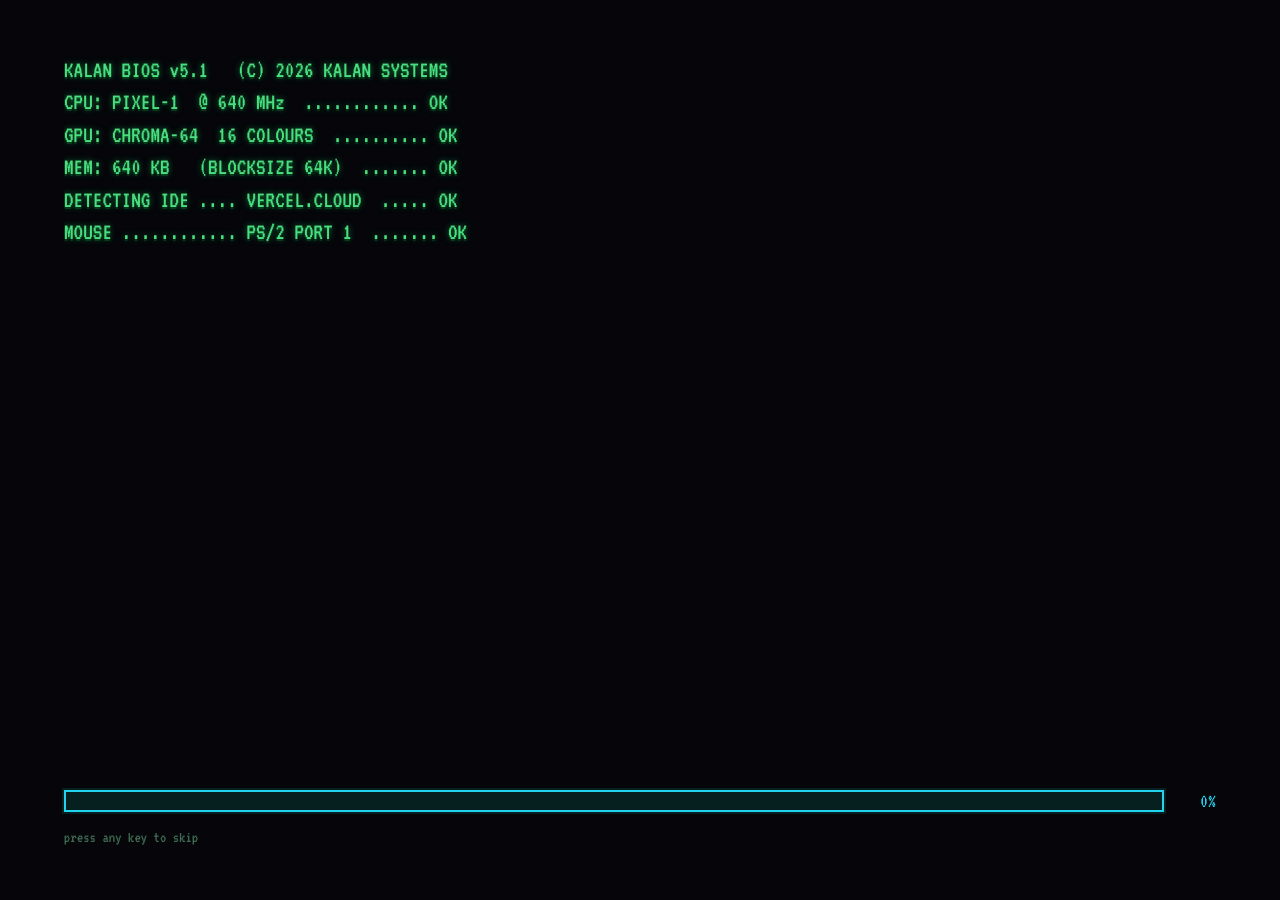
<file: index.html>
<!DOCTYPE html>
<html lang="en">

<head>
  <meta charset="UTF-8">
  <meta name="viewport" content="width=device-width, initial-scale=1.0, maximum-scale=1.0, user-scalable=no, viewport-fit=cover">
  <meta name="description"
    content="KALAN OS 5.1 - a pixel-art desktop launcher for a small library of browser games.">
  <meta name="theme-color" content="#0d0d16">
  <meta name="apple-mobile-web-app-capable" content="yes">
  <meta name="apple-mobile-web-app-status-bar-style" content="black-translucent">
  <title>KALAN OS 5.1</title>

  <link rel="preconnect" href="https://fonts.googleapis.com">
  <link rel="preconnect" href="https://fonts.gstatic.com" crossorigin>
  <link
    href="https://fonts.googleapis.com/css2?family=Press+Start+2P&family=VT323&display=swap"
    rel="stylesheet">

  <link rel="stylesheet" href="style.css">
  <link rel="icon"
    href="data:image/svg+xml,%3Csvg xmlns='http://www.w3.org/2000/svg' viewBox='0 0 16 16' shape-rendering='crispEdges'%3E%3Crect width='16' height='16' fill='%230d0d16'/%3E%3Crect x='3' y='3' width='10' height='8' fill='%23f2f2f7'/%3E%3Crect x='5' y='6' width='6' height='1' fill='%230d0d16'/%3E%3Crect x='5' y='8' width='4' height='1' fill='%230d0d16'/%3E%3Crect x='2' y='13' width='12' height='1' fill='%23facc15'/%3E%3C/svg%3E">
</head>

<body>

  <!-- ===================== BOOT SEQUENCE ===================== -->
  <div id="boot" class="boot">
    <pre id="boot-log" class="boot-log" aria-live="polite"></pre>
    <div class="boot-bar-wrap">
      <div class="boot-bar"><i id="boot-fill"></i></div>
      <span id="boot-pct" class="boot-pct">0%</span>
    </div>
    <p class="boot-skip">press any key to skip</p>
  </div>

  <!-- ===================== DESKTOP ===================== -->
  <div id="desktop" class="desktop" hidden>

    <div class="wallpaper" aria-hidden="true">
      <div class="wallpaper-logo">
        <span>KALAN</span>
        <span class="wallpaper-sub">OS 5.1</span>
      </div>
    </div>

    <div class="vignette" aria-hidden="true"></div>
    <div class="scanlines" aria-hidden="true"></div>

    <!-- icon grid + start-menu rail -->
    <main class="icons" id="icons" aria-label="Installed games"></main>

    <!-- windows are appended here -->
    <div id="windows" class="window-layer"></div>

    <!-- ===================== CONTEXT MENU ===================== -->
    <div id="ctx" class="menu ctx-menu" hidden role="menu"></div>

    <!-- ===================== TASKBAR ===================== -->
    <div class="taskbar">
      <button class="start-btn" id="start-btn" aria-haspopup="true" aria-expanded="false">
        <span class="start-glyph" aria-hidden="true"></span>
        <span class="start-text">START</span>
      </button>

      <div class="task-items" id="task-items"></div>

      <div class="tray">
        <span class="tray-count" id="tray-count">11 GAMES</span>
        <span class="tray-clock" id="tray-clock">--:--</span>
      </div>
    </div>

    <!-- ===================== START MENU ===================== -->
    <div id="start-menu" class="menu start-menu" hidden role="menu">
      <button class="start-head" type="button" data-cmd="arcade">
        <span class="start-head-name">KALAN</span>
        <span class="start-head-ver">OS 5.1</span>
      </button>
      <div class="start-scroll">
        <button class="menu-item" data-cmd="selectall">
          <span class="mi-glyph mi-selectall" aria-hidden="true"></span>
          <span>Select all apps</span>
        </button>
        <button class="menu-item" data-cmd="clearsel">
          <span class="mi-glyph mi-clearsel" aria-hidden="true"></span>
          <span>Clear selection</span>
        </button>
        <button class="menu-item" data-cmd="resetlayout">
          <span class="mi-glyph mi-reset" aria-hidden="true"></span>
          <span>Reset placements</span>
        </button>
        <button class="menu-item" data-cmd="about">
          <span class="mi-glyph mi-about" aria-hidden="true"></span>
          <span>About KALAN OS</span>
        </button>
        <button class="menu-item" data-cmd="reboot">
          <span class="mi-glyph mi-reboot" aria-hidden="true"></span>
          <span>Reboot</span>
        </button>
        <button class="menu-item" data-cmd="closeall">
          <span class="mi-glyph mi-closeall" aria-hidden="true"></span>
          <span>Close all windows</span>
        </button>
      </div>
    </div>

    <!-- ===================== EASTER EGG: ARCADE HANDOFF ===================== -->
    <div id="portal" class="portal" hidden aria-hidden="true">
      <img src="arcade.png" alt="">
    </div>

  </div>

  <script src="games.js"></script>
  <script src="os.js"></script>
</body>

</html>
</file>
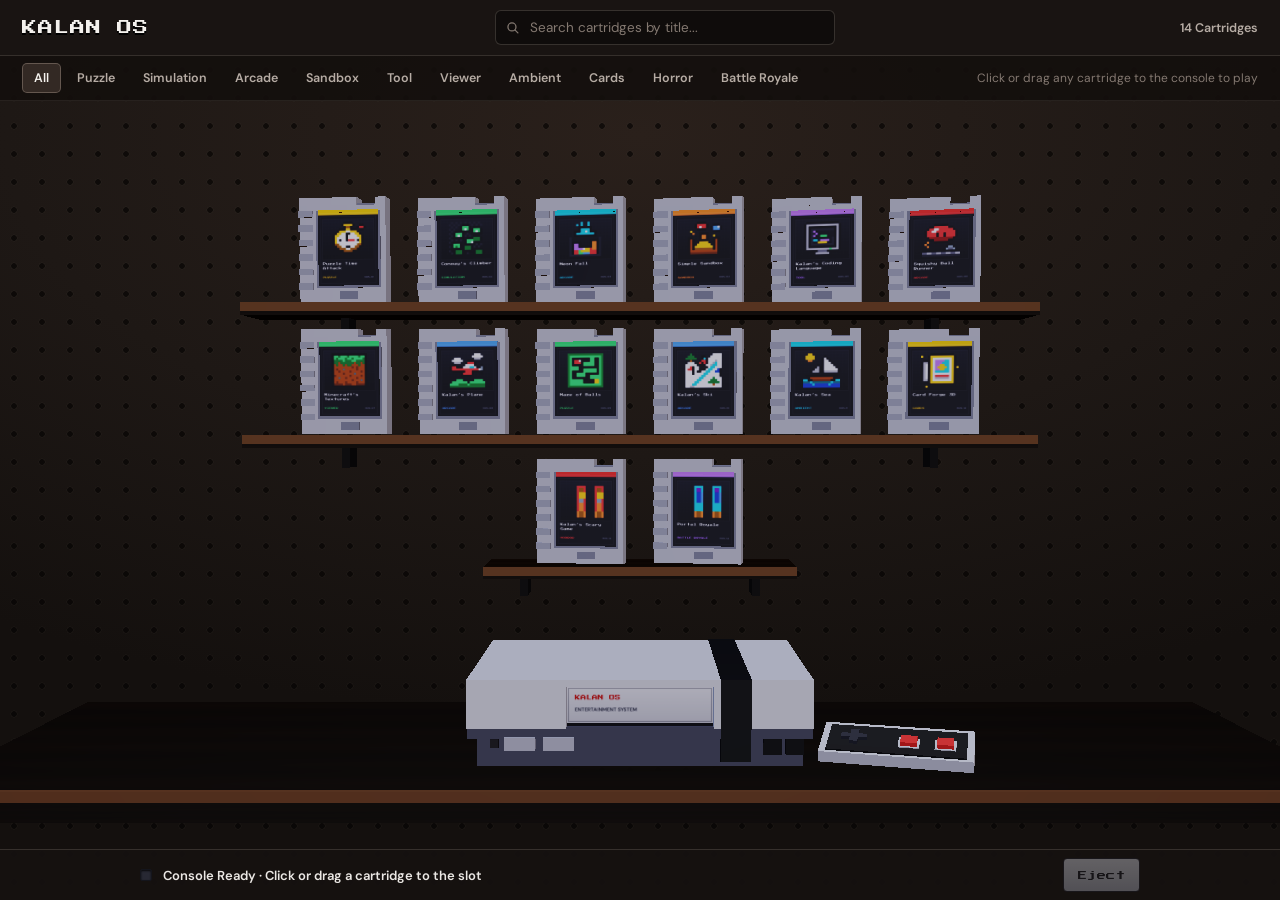
<file: newversion/index.html>
<!doctype html>
<html lang="en">
  <head>
    <meta charset="UTF-8" />
    <meta name="viewport" content="width=device-width, initial-scale=1.0" />
    <title>KALAN OS — Game Cartridge Hub</title>
    <meta name="description" content="A retro NES cartridge shelf and console game launcher hub for KALAN OS." />
    <meta property="og:title" content="KALAN OS — Game Cartridge Hub" />
    <meta property="og:description" content="A retro NES cartridge shelf and console game launcher hub for KALAN OS." />
    <meta property="og:type" content="website" />
    <meta name="twitter:card" content="summary_large_image" />
    <link rel="preconnect" href="https://fonts.googleapis.com" />
    <link rel="preconnect" href="https://fonts.gstatic.com" crossorigin />
    <link
      href="https://fonts.googleapis.com/css2?family=DM+Sans:wght@400;500;600;700&family=Press+Start+2P&display=swap"
      rel="stylesheet"
    />
    <style>
      :root {
        --bg-wall-deep: #14100e;
        --bg-wall-warm: #1e1815;
        --text-primary: #f4f1ed;
        --text-muted: #b6aca4;
        --text-dim: #847971;
        --surface-bar: #191412;
        --surface-dock: rgba(22, 18, 16, 0.94);
        --border-subtle: rgba(255, 238, 220, 0.12);
        --nes-red: #ef4444;
        --nes-green: #4ade80;
      }

      *,
      *::before,
      *::after {
        box-sizing: border-box;
      }

      html,
      body {
        margin: 0;
        padding: 0;
        width: 100%;
        height: 100%;
        background-color: var(--bg-wall-deep);
        color: var(--text-primary);
        font-family: 'DM Sans', system-ui, -apple-system, sans-serif;
        -webkit-font-smoothing: antialiased;
        overflow: hidden;
      }

      body {
        display: flex;
        flex-direction: column;
        background-image:
          radial-gradient(circle at 14px 14px, rgba(6, 4, 3, 0.68) 2.5px, rgba(255, 232, 205, 0.04) 3.2px, transparent 3.8px),
          radial-gradient(ellipse 90% 65% at 50% 15%, #2a201b 0%, var(--bg-wall-warm) 55%, var(--bg-wall-deep) 100%);
        background-size: 28px 28px, 100% 100%;
      }

      /* Top Header (No backdrop-filter over WebGL to keep software WebGL fast) */
      .os-header {
        position: relative;
        z-index: 30;
        background: var(--surface-bar);
        border-bottom: 1px solid var(--border-subtle);
        flex-shrink: 0;
      }

      .os-header-inner {
        max-width: 1320px;
        margin: 0 auto;
        padding: 10px 22px;
        display: flex;
        align-items: center;
        justify-content: space-between;
        gap: 20px;
      }

      .brand-title {
        font-family: 'Press Start 2P', monospace;
        font-size: 15px;
        letter-spacing: 0.06em;
        color: var(--text-primary);
        text-decoration: none;
        white-space: nowrap;
        flex-shrink: 0;
        text-shadow: 0 2px 0 #000;
      }

      .search-wrap {
        position: relative;
        flex: 1 1 260px;
        max-width: 340px;
        display: flex;
        align-items: center;
      }

      .search-icon {
        position: absolute;
        left: 11px;
        width: 14px;
        height: 14px;
        color: var(--text-dim);
        pointer-events: none;
      }

      .search-input {
        width: 100%;
        height: 35px;
        padding: 0 32px 0 34px;
        background: #0f0c0b;
        border: 1px solid rgba(255, 238, 220, 0.16);
        border-radius: 6px;
        color: var(--text-primary);
        font-family: inherit;
        font-size: 13.5px;
        transition: border-color 140ms ease;
      }

      .search-input::placeholder {
        color: var(--text-dim);
      }

      .search-input:focus {
        outline: none;
        border-color: #decab8;
        box-shadow: 0 0 0 2px rgba(244, 241, 237, 0.14);
      }

      .search-input::-webkit-search-cancel-button {
        -webkit-appearance: none;
        appearance: none;
      }

      .search-clear {
        position: absolute;
        right: 5px;
        width: 24px;
        height: 24px;
        border: none;
        border-radius: 4px;
        background: transparent;
        color: var(--text-muted);
        font-size: 16px;
        line-height: 1;
        cursor: pointer;
        display: inline-flex;
        align-items: center;
        justify-content: center;
      }

      .search-clear:hover {
        color: var(--text-primary);
        background: rgba(255, 255, 255, 0.08);
      }

      .search-clear[hidden] {
        display: none;
      }

      .shelf-count {
        font-size: 12.5px;
        font-weight: 600;
        color: var(--text-muted);
        font-variant-numeric: tabular-nums;
        white-space: nowrap;
        flex-shrink: 0;
      }

      /* Category Filter Toolbar */
      .filter-section {
        position: relative;
        z-index: 28;
        background: rgba(20, 16, 14, 0.92);
        border-bottom: 1px solid rgba(255, 238, 220, 0.08);
        flex-shrink: 0;
      }

      .filter-section-inner {
        max-width: 1320px;
        margin: 0 auto;
        padding: 7px 22px;
        display: flex;
        align-items: center;
        justify-content: space-between;
        gap: 14px;
      }

      .filter-bar {
        display: flex;
        align-items: center;
        gap: 4px;
        flex-wrap: wrap;
      }

      .filter-btn {
        appearance: none;
        border: 1px solid transparent;
        background: transparent;
        color: var(--text-muted);
        font-family: 'DM Sans', system-ui, sans-serif;
        font-size: 12.5px;
        font-weight: 600;
        padding: 5px 11px;
        min-height: 30px;
        border-radius: 5px;
        cursor: pointer;
        white-space: nowrap;
        flex-shrink: 0;
        transition: background-color 140ms ease, color 140ms ease, border-color 140ms ease;
      }

      .filter-btn:hover {
        color: var(--text-primary);
        background: rgba(255, 245, 235, 0.06);
      }

      .filter-btn:focus-visible {
        outline: 2px solid #facc15;
        outline-offset: 2px;
      }

      .filter-btn[aria-pressed='true'] {
        background: #332924;
        color: var(--text-primary);
        border-color: rgba(255, 235, 215, 0.24);
      }

      .shelf-hint {
        font-size: 12px;
        color: var(--text-dim);
        margin: 0;
        white-space: nowrap;
      }

      /* 3D Viewport Stage */
      .stage-main {
        position: relative;
        flex: 1 1 auto;
        width: 100%;
        min-height: 0;
        overflow: hidden;
      }

      #webgl-mount {
        position: absolute;
        inset: 0;
        width: 100%;
        height: 100%;
        z-index: 1;
      }

      #webgl-canvas {
        display: block;
        width: 100%;
        height: 100%;
      }

      /* Projected Accessible Hit-Targets over 3D Cartridges */
      .hit-layer {
        position: absolute;
        inset: 0;
        z-index: 10;
        pointer-events: none;
      }

      .cartridge-hit {
        position: absolute;
        appearance: none;
        background: transparent;
        border: none;
        padding: 0;
        margin: 0;
        cursor: grab;
        pointer-events: auto;
        border-radius: 6px;
        touch-action: none;
        user-select: none;
        -webkit-user-select: none;
      }

      .cartridge-hit:active {
        cursor: grabbing;
      }

      body.is-dragging-cartridge,
      body.is-dragging-cartridge * {
        cursor: grabbing !important;
        user-select: none !important;
      }

      body.is-dragging-cartridge .cartridge-hit {
        pointer-events: none;
      }

      body.is-dragging-cartridge .cart-tooltip {
        opacity: 0 !important;
      }

      body.is-dragging-cartridge .ctrl-btn-hit {
        pointer-events: none;
      }

      .cartridge-hit:focus-visible {
        outline: 2px solid #facc15;
        outline-offset: 3px;
        background: rgba(250, 204, 21, 0.06);
      }

      .cartridge-hit.is-slotted {
        pointer-events: none;
        cursor: default;
      }

      .console-drop-probe {
        position: absolute;
        pointer-events: none;
        opacity: 0;
      }

      /* Projected Accessible Buttons over 3D NES Controller Left (B) & Right (A) Red Buttons */
      .ctrl-hit-layer {
        position: absolute;
        inset: 0;
        z-index: 12;
        pointer-events: none;
      }

      .ctrl-btn-hit {
        appearance: none;
        background: transparent;
        border: none;
        padding: 0;
        margin: 0;
        position: absolute;
        display: block;
        pointer-events: auto;
        cursor: pointer;
        border-radius: 8px;
      }

      .ctrl-btn-hit:focus-visible {
        outline: 2px solid #facc15;
        outline-offset: 3px;
        background: rgba(250, 204, 21, 0.14);
      }

      /* Hover / Focus Blurb Tooltip anchored to projected 3D Cartridge */
      .cart-tooltip {
        position: absolute;
        left: 50%;
        bottom: calc(100% + 8px);
        transform: translate3d(-50%, 6px, 0);
        width: max-content;
        max-width: 236px;
        padding: 8px 11px;
        background: #100d13;
        color: #f5f2ef;
        border: 1px solid rgba(255, 240, 225, 0.26);
        border-radius: 6px;
        box-shadow: 0 10px 24px rgba(0, 0, 0, 0.78);
        font-family: 'DM Sans', system-ui, sans-serif;
        font-size: 12px;
        font-weight: 500;
        line-height: 1.42;
        text-align: center;
        opacity: 0;
        pointer-events: none;
        transition: opacity 140ms ease, transform 140ms cubic-bezier(0.16, 1, 0.3, 1);
        z-index: 35;
      }

      /* Flip tooltip below top-row cartridges if close to top edge */
      .cartridge-hit.tooltip-below .cart-tooltip {
        bottom: auto;
        top: calc(100% + 8px);
        transform: translate3d(-50%, -6px, 0);
      }

      .cart-tooltip::after {
        content: '';
        position: absolute;
        top: 100%;
        left: 50%;
        transform: translateX(-50%);
        border-left: 6px solid transparent;
        border-right: 6px solid transparent;
        border-top: 6px solid #100d13;
      }

      .cartridge-hit.tooltip-below .cart-tooltip::after {
        top: auto;
        bottom: 100%;
        border-top: none;
        border-bottom: 6px solid #100d13;
      }

      .cartridge-hit:not(.is-slotted):hover .cart-tooltip,
      .cartridge-hit:not(.is-slotted):focus-visible .cart-tooltip {
        opacity: 1;
        transform: translate3d(-50%, 0, 0);
      }

      .cart-tooltip-tag {
        display: block;
        font-family: 'Press Start 2P', monospace;
        font-size: 7px;
        letter-spacing: 0.05em;
        margin-bottom: 5px;
        color: var(--tip-accent, #facc15);
        text-transform: uppercase;
      }

      /* Empty Search/Filter Overlay */
      .empty-shelf {
        position: absolute;
        top: 38%;
        left: 50%;
        transform: translate(-50%, -50%);
        z-index: 20;
        padding: 36px 28px;
        text-align: center;
        background: #171311;
        border: 1px solid var(--border-subtle);
        border-radius: 10px;
        width: min(440px, 90vw);
        box-shadow: 0 20px 44px rgba(0, 0, 0, 0.72);
      }

      .empty-shelf[hidden] {
        display: none;
      }

      .empty-shelf-title {
        font-family: 'Press Start 2P', monospace;
        font-size: 12px;
        color: var(--text-primary);
        margin: 0 0 12px;
        line-height: 1.6;
      }

      .empty-shelf-copy {
        font-size: 13.5px;
        color: var(--text-muted);
        margin: 0 0 18px;
      }

      .reset-filter-btn {
        appearance: none;
        border: 1px solid rgba(255, 235, 215, 0.25);
        background: #332924;
        color: var(--text-primary);
        font-family: inherit;
        font-size: 13px;
        font-weight: 600;
        padding: 8px 16px;
        border-radius: 6px;
        cursor: pointer;
      }

      .reset-filter-btn:hover {
        background: #443730;
      }

      /* Compact Bottom Console Status & Hardware Control Bar */
      .console-hud {
        position: relative;
        z-index: 25;
        background: var(--surface-dock);
        border-top: 1px solid rgba(255, 238, 220, 0.14);
        flex-shrink: 0;
      }

      .console-hud-inner {
        max-width: 1040px;
        margin: 0 auto;
        padding: 8px 20px;
        display: flex;
        align-items: center;
        justify-content: space-between;
        gap: 14px;
      }

      .power-cluster {
        display: flex;
        align-items: center;
        gap: 11px;
        min-width: 0;
      }

      .power-led {
        width: 12px;
        height: 12px;
        border-radius: 2px;
        background: #272833;
        border: 1px solid #14151c;
        box-shadow: inset 0 1px 2px rgba(0, 0, 0, 0.8);
        flex-shrink: 0;
        transition: background-color 120ms ease, box-shadow 120ms ease;
      }

      .power-led[data-led='red'] {
        background: var(--nes-red);
        box-shadow: 0 0 10px rgba(239, 68, 68, 0.9), inset 0 1px 1px rgba(255, 255, 255, 0.45);
      }

      .power-led[data-led='green'] {
        background: var(--nes-green);
        box-shadow: 0 0 10px rgba(74, 222, 128, 0.9), inset 0 1px 1px rgba(255, 255, 255, 0.5);
      }

      .console-readout {
        font-size: 13px;
        font-weight: 600;
        color: #ebe8e4;
        white-space: nowrap;
        overflow: hidden;
        text-overflow: ellipsis;
      }

      .deck-actions {
        display: flex;
        align-items: center;
        gap: 10px;
        flex-shrink: 0;
      }

      .launch-link {
        display: inline-flex;
        align-items: center;
        gap: 6px;
        font-size: 12px;
        font-weight: 700;
        color: #f4f4f8;
        background: #2b2d3b;
        border: 1px solid rgba(255, 255, 255, 0.16);
        padding: 7px 12px;
        min-height: 34px;
        border-radius: 5px;
        text-decoration: none;
        white-space: nowrap;
        transition: background-color 140ms ease;
      }

      .launch-link:hover {
        background: #393c4f;
      }

      .launch-link[hidden] {
        display: none;
      }

      .eject-btn {
        appearance: none;
        font-family: 'Press Start 2P', monospace;
        font-size: 9px;
        letter-spacing: 0.05em;
        padding: 8px 14px;
        min-height: 34px;
        border-radius: 4px;
        border: 1px solid #20212b;
        background: linear-gradient(180deg, #dadbe4 0%, #aeb0be 100%);
        color: #191a24;
        box-shadow: inset 0 1px 0 #ffffff, 0 2px 0 #181922;
        cursor: pointer;
        white-space: nowrap;
        transition: transform 100ms ease, opacity 140ms ease;
      }

      .eject-btn:hover:not(:disabled) {
        background: linear-gradient(180deg, #eaebf2 0%, #bebfd0 100%);
      }

      .eject-btn:active:not(:disabled) {
        transform: translateY(1px);
      }

      .eject-btn:focus-visible {
        outline: 2px solid #facc15;
        outline-offset: 2px;
      }

      .eject-btn:disabled {
        opacity: 0.4;
        cursor: not-allowed;
        box-shadow: none;
      }

      .sr-only {
        position: absolute;
        width: 1px;
        height: 1px;
        padding: 0;
        margin: -1px;
        overflow: hidden;
        clip: rect(0, 0, 0, 0);
        white-space: nowrap;
        border: 0;
      }

      @media (max-width: 820px) {
        .os-header-inner {
          flex-wrap: wrap;
          gap: 8px;
          padding: 9px 14px;
        }

        .search-wrap {
          order: 3;
          flex: 1 1 100%;
          max-width: none;
        }

        .filter-section-inner {
          padding: 6px 14px;
        }

        .filter-btn {
          font-size: 11.5px;
          padding: 4px 9px;
          min-height: 27px;
        }

        .shelf-hint {
          display: none;
        }

        .console-hud-inner {
          padding: 7px 12px;
          gap: 8px;
        }

        .console-readout {
          font-size: 12px;
        }

        .eject-btn {
          font-size: 8px;
          padding: 7px 11px;
        }
      }

      @media (prefers-reduced-motion: reduce) {
        *,
        *::before,
        *::after {
          animation-duration: 0.01ms !important;
          animation-iteration-count: 1 !important;
          transition-duration: 0.01ms !important;
        }
      }
    </style>
  </head>
  <body>
    <header class="os-header">
      <div class="os-header-inner">
        <a href="#shelf" class="brand-title">KALAN OS</a>

        <div class="search-wrap">
          <label for="game-search" class="sr-only">Search cartridges by title</label>
          <svg class="search-icon" viewBox="0 0 20 20" fill="none" aria-hidden="true">
            <circle cx="8.5" cy="8.5" r="5.75" stroke="currentColor" stroke-width="1.8" />
            <path d="M13 13L17 17" stroke="currentColor" stroke-width="1.8" stroke-linecap="round" />
          </svg>
          <input
            id="game-search"
            class="search-input"
            type="search"
            placeholder="Search cartridges by title..."
            autocomplete="off"
            spellcheck="false"
          />
          <button
            id="search-clear"
            class="search-clear"
            type="button"
            aria-label="Clear search"
            hidden
          >
            &times;
          </button>
        </div>

        <span id="shelf-count" class="shelf-count" aria-live="polite">14 Cartridges</span>
      </div>
    </header>

    <section class="filter-section" aria-label="Game categories">
      <div class="filter-section-inner">
        <div id="category-bar" class="filter-bar" role="toolbar" aria-label="Filter by category"></div>
        <p class="shelf-hint">Click or drag any cartridge to the console to play</p>
      </div>
    </section>

    <main id="shelf" class="stage-main">
      <div id="webgl-mount">
        <canvas id="webgl-canvas" aria-hidden="true"></canvas>
      </div>

      <div id="hit-layer" class="hit-layer" role="list" aria-label="Game cartridges on shelf"></div>
      <div class="ctrl-hit-layer" aria-label="NES Controller Buttons">
        <button
          id="ctrl-left-btn"
          class="ctrl-btn-hit"
          type="button"
          aria-label="Controller Left Button"
        ></button>
        <button
          id="ctrl-right-btn"
          class="ctrl-btn-hit"
          type="button"
          aria-label="Controller Right Button"
        ></button>
      </div>
      <div id="console-drop-probe" class="console-drop-probe" data-testid="console-slot" aria-hidden="true"></div>

      <div id="empty-shelf" class="empty-shelf" hidden>
        <h2 class="empty-shelf-title">NO CARTRIDGES FOUND</h2>
        <p class="empty-shelf-copy">No games on the 3D shelf match your current filter or title search.</p>
        <button id="reset-filters" class="reset-filter-btn" type="button">Show All Cartridges</button>
      </div>
    </main>

    <footer class="console-hud" aria-label="KALAN OS NES Console Controls">
      <div class="console-hud-inner">
        <div class="power-cluster">
          <span
            id="power-led"
            class="power-led"
            data-led="off"
            role="status"
            aria-label="Power LED off"
          ></span>
          <span id="console-readout" class="console-readout" aria-live="polite">
            Console Ready · Click or drag a cartridge to the slot
          </span>
        </div>

        <div class="deck-actions">
          <a
            id="launch-link"
            class="launch-link"
            href="#"
            target="_blank"
            rel="noopener noreferrer"
            hidden
          >
            <span>Open Game</span>
            <svg width="11" height="11" viewBox="0 0 12 12" fill="none" aria-hidden="true">
              <path
                d="M3.5 2.5H9.5V8.5M9.2 2.8L2.5 9.5"
                stroke="currentColor"
                stroke-width="1.6"
                stroke-linecap="round"
                stroke-linejoin="round"
              />
            </svg>
          </a>
          <button id="eject-btn" class="eject-btn" type="button" disabled>Eject</button>
        </div>
      </div>
    </footer>

    <script>
      const PALETTE = {
        '0': '#0d0d16', '1': '#f2f2f7', '2': '#b8b8c8', '3': '#6b6b85', '4': '#2a2a3d',
        'r': '#ef4444', 'R': '#991b1b', 'o': '#fb923c', 'y': '#facc15', 'Y': '#a16207',
        'g': '#4ade80', 'G': '#15803d', 'c': '#22d3ee', 'C': '#0e7490', 'b': '#60a5fa',
        'B': '#1d4ed8', 'p': '#c084fc', 'P': '#7e22ce', 'm': '#b45309', 'M': '#78350f',
        's': '#94a3b8'
      };

      const GAMES = [
        {
          id: 'puzzle-time-attack',
          title: 'Puzzle Time Attack',
          blurb: 'Race the clock through escalating brain teasers.',
          category: 'Puzzle',
          accent: '#facc15',
          url: 'https://puzzle-time-attack.vercel.app',
          sprite: [
            '......0000......',
            '.....0yyyy0..00.',
            '......0YY0..0rr0',
            '....000yy000.00.',
            '...0yyy11yyy0...',
            '..0yy110011yy0..',
            '.0yy11101111yy0.',
            '.0y1111011111y0.',
            '.0y10110rrr10y0.',
            '.0y1111111111y0.',
            '.0YY11111111YY0.',
            '..0YY110011YY0..',
            '...0YYY11YYY0...',
            '....00YYYY00....',
            '......0000......',
            '................'
          ]
        },
        {
          id: 'conways-climber',
          title: 'Conway’s Climber',
          blurb: 'A colony of cells climbing the grid, one generation at a time.',
          category: 'Simulation',
          accent: '#4ade80',
          url: 'https://conways-climber.vercel.app',
          sprite: [
            '.4.4.4.4.4.4.4..',
            '4.4.4.000.4.4.4.',
            '.4.4.0ggg0.000..',
            '4.4..0g1g00ggg0.',
            '.4.00000000g1g0.',
            '4.0ggg0.4.00000.',
            '.40g1g04.4.000..',
            '4.00000.000GGG0.',
            '.4.4.4.0gggGGG0.',
            '4.000..0gg1000..',
            '.0ggg0.0000.4.4.',
            '40gGg00GGG04.4..',
            '.000000GGG0.000.',
            '4.0GGG0000.0GGG0',
            '.40GGG0.4..0GGG0',
            '..00000....00000'
          ]
        },
        {
          id: 'neon-fall',
          title: 'Neon Fall',
          blurb: 'Blocks fall fast. Stack them, clear the lines, survive.',
          category: 'Arcade',
          accent: '#22d3ee',
          url: 'https://neon-fall.vercel.app',
          sprite: [
            '......c..c......',
            '....c.c..c......',
            '.....000000.....',
            '.....0cccc0.....',
            '...000cc1c000...',
            '...0cccccccc0...',
            '...0000000000...',
            '.4............4.',
            '.4........00004.',
            '.40000....0oo04.',
            '.40pp0....0oo04.',
            '.40pp000000oo04.',
            '.40pppp1yyroo04.',
            '.40rrgyyyyrrr04.',
            '.40rrggbbbrrr04.',
            '.44444444444444.'
          ]
        },
        {
          id: 'simple-sandbox',
          title: 'Simple Sandbox',
          blurb: 'A tidy physics box. Spawn, drop, break everything.',
          category: 'Sandbox',
          accent: '#fb923c',
          url: 'https://simple-sandbox.vercel.app',
          sprite: [
            '.....0000.......',
            '....0rrrr0..000.',
            '....0r1rr0.0bb10',
            '.....0000..0bbb0',
            '..y.........000.',
            '...o..0000......',
            '......0oo0..y...',
            '.00...0oo0...00.',
            '.0m0..0000..0m0.',
            '.0m0..yyyy..0m0.',
            '.0m0.yyyyyy.0m0.',
            '.0m0yyyyyyyy0m0.',
            '.0m0YYYYYYYY0m0.',
            '.0mmmmmmmmmmmm0.',
            '.0MMMMMMMMMMMM0.',
            '..000000000000..'
          ]
        },
        {
          id: 'kalans-coding-language',
          title: 'Kalan’s Coding Language',
          blurb: 'A tiny programming language you can actually write and run.',
          category: 'Tool',
          accent: '#c084fc',
          url: 'https://kcl-two.vercel.app',
          sprite: [
            '.00000000000000.',
            '0222222222222220',
            '0200000000000020',
            '0204444444444020',
            '0204p0.......020',
            '0204.p0......020',
            '0204p0.ggg...020',
            '0204........4020',
            '0204cc.pppp.4020',
            '0204..yyyy..4020',
            '0204444444444020',
            '0200000000000020',
            '02222222222g2220',
            '.00000333300000.',
            '....02222220....',
            '...0000000000...'
          ]
        },
        {
          id: 'squishy-ball-runner',
          title: 'Squishy Ball Runner',
          blurb: 'A bouncy ball with places to be. Mostly past them.',
          category: 'Arcade',
          accent: '#ef4444',
          url: 'https://squishy-ball-runner.vercel.app',
          sprite: [
            '................',
            '.....000000.....',
            '...00rrrrrr00...',
            '..0rr11rrrrrr0..',
            '.0rr11rrrrrrrr0.',
            '.0rrrr0rr0rrrr0.',
            '.0rrrr0rr0rrrr0.',
            '..0RRRRRRRRRR0..',
            '...00RRRRRR00...',
            '..o..000000.....',
            '.o.........00...',
            '..o.......0ss0..',
            '.........0s33s0.',
            '0000000000000000',
            '3322332233223322',
            '4444444444444444'
          ]
        },
        {
          id: 'minecrafts-textures',
          title: 'Minecraft’s Textures',
          blurb: 'Browse the whole block texture library, block by block.',
          category: 'Viewer',
          accent: '#4ade80',
          url: 'https://mc-textures.vercel.app',
          sprite: [
            '0000000000000000',
            '0ggGgggGggggGgg0',
            '0gGgggGggGggggG0',
            '0GGGGgGGGggGGGG0',
            '0GGmGGGGGGmGGmG0',
            '0mGmmGmGGmmmGmm0',
            '0mmmmmmmmMmMmmm0',
            '0mMmm3mmmmmMmmm0',
            '0mmMmmmmMmmmmMm0',
            '0mmmmMmmmm3mmmm0',
            '0MmmmmmmMmmmmMm0',
            '0mm3mmMmmmmMmmm0',
            '0mmmmmmmmMmmm3m0',
            '0mMmmmMmmmmMmmm0',
            '0MMMMmMMMmmMMMM0',
            '0000000000000000'
          ]
        },
        {
          id: 'kalans-plane',
          title: 'Kalan’s Plane',
          blurb: 'A little plane over open country and a lot of sky.',
          category: 'Arcade',
          accent: '#60a5fa',
          url: 'https://kalansplane.vercel.app',
          sprite: [
            '...........111..',
            '..........11111.',
            '..111......222..',
            '.11111..000.....',
            '..222..0rrr0....',
            '.00...011110..0.',
            '0rr000111cc100s0',
            '0rrrrrrrrrrrr1s0',
            '.000000rrr00000.',
            '.....0rrrr0...0.',
            '.....00000......',
            '................',
            '...ggg.....gggg.',
            '.ggggggg.ggggggg',
            'ggggGGGGgGGGGGGG',
            'GGGGGGGGGGGGGGGG'
          ]
        },
        {
          id: 'maze-of-balls',
          title: 'Maze of Balls',
          blurb: 'Roll the ball through the green walls. They do not move.',
          category: 'Puzzle',
          accent: '#4ade80',
          url: 'https://mazeofballs.vercel.app',
          sprite: [
            'GGGGGGGGGGGGGGGG',
            'GggggggggggggggG',
            'Gg00000000gg00gG',
            'Gg0rr10000gg00gG',
            'Gg0rrr0ggggg00gG',
            'Gg00000ggggg00gG',
            'Ggggg000000000gG',
            'Ggggg00gggggg0gG',
            'Gg00000gggggg0gG',
            'Gg00gggg000000gG',
            'Gg00gggg00gggggG',
            'Gg00000000gggggG',
            'Ggggggg00000yygG',
            'Ggggggg00000yygG',
            'GggggggggggggggG',
            'GGGGGGGGGGGGGGGG'
          ]
        },
        {
          id: 'kalans-ski',
          title: 'Kalan’s Ski',
          blurb: 'Carve the slope, clip the gates, beat the clock.',
          category: 'Arcade',
          accent: '#60a5fa',
          url: 'https://kalanski.vercel.app',
          sprite: [
            '..G.........1111',
            '.GGG...00..11111',
            'GGGGG..0c0111111',
            '..m...0rr0111211',
            '.111.0r0r0112c11',
            '11111.000112cc11',
            '11r011.0.01cc111',
            '1rr0110001cc11B0',
            '111010011cc11BB0',
            '11101111cc111110',
            '1111111cc1111110',
            '111111cc1111G111',
            '11111cc1111GGG11',
            '1111cc1111GGGGG1',
            '111cc1111111m111',
            '1122111111111111'
          ]
        },
        {
          id: 'kalans-sea',
          title: 'Kalan’s Sea',
          blurb: 'An endless ocean. Sail it, name things, get lost.',
          category: 'Ambient',
          accent: '#22d3ee',
          url: 'https://kalansea.vercel.app',
          sprite: [
            '..yy............',
            '.yyyy....0......',
            '.yyyy...010.....',
            '..oo....0110....',
            '........01110...',
            '......0.011110..',
            '.....0200111110.',
            '....022001111110',
            '...0222002222220',
            '........0.......',
            '.00000000000000.',
            '..0mmmmmmmmmm0..',
            'cc00MMMMMMMM00cc',
            'CCCcCCCCCCCCcCCC',
            'BBBBcBBBBBBcBBBB',
            'BBBBBBBBBBBBBBBB'
          ]
        },
        {
          id: 'card-forge-3d',
          title: 'Card Forge 3D',
          blurb: 'Crack open packs, pull the foils, forge the ultimate deck.',
          category: 'Cards',
          accent: '#facc15',
          url: 'https://cardforge3d.vercel.app',
          sprite: [
            '....0000000000..',
            'y..0yyyyyyyyyy0.',
            '...0y11111111y0.',
            '.000y1ppppcc1y0.',
            '0220y1pppccc1y0.',
            '0210y1ppyycc1y0.',
            '0210y1pyyyyc1y0y',
            '0210y1ppyycc1y0.',
            '0210y1cccccc1y0.',
            '0210y11111111y0.',
            '0210y1rrrrrr1y0.',
            '0210y12222221y0.',
            '0220y11111111y0.',
            '.000yyyyyyyyyy0.',
            '....0000000000..',
            '..y.............'
          ]
        },
        {
          id: 'kalans-scary-game',
          title: 'Kalan’s Scary Game',
          blurb: 'All Hallows’ Eve in the Hollow. Light the candles, keep the dread fed, survive the night.',
          category: 'Horror',
          accent: '#ef4444',
          url: 'https://kalanscarygame.vercel.app',
          sprite: [
            '................',
            '....rrrr....rrrr',
            '....rYYr....rYYr',
            '....rYYr....rYYr',
            '....ryyy....ryyy',
            '....ryyy....ryyy',
            '....ryyy....ryyy',
            '....rssr....rssr',
            '....rssr....rssr',
            '....roor....roor',
            '....roor....roor',
            '....roor....roor',
            '....roor....roor',
            '....oYYo....oYYo',
            '....oYYo....oYYo',
            '....oYYo....oYYo',
            '................'
          ]
        },
        {
          id: 'portalroyale',
          title: 'Portal Royale',
          blurb: 'Battle royale where the portal gun meets plain old guns. Outsmart, out-portal, outlast.',
          category: 'Battle Royale',
          accent: '#c084fc',
          url: 'https://portalroyale.vercel.app',
          sprite: [
            '................',
            '....cccc....cccc',
            '....cPPc....cPPc',
            '....cPPc....cPPc',
            '....cBBb....cBBb',
            '....cBBb....cBBb',
            '....cBBb....cBBb',
            '....cBBb....cBBb',
            '....cBBb....cBBb',
            '....cccc....cccc',
            '....cccc....cccc',
            '....cccc....cccc',
            '....cccc....cccc',
            '....oYYo....oYYo',
            '....oYYo....oYYo',
            '....oYYo....oYYo',
            '................'
          ]
        }
      ];

      // Pure filtering helper
      function filterGames(games, category, searchQuery) {
        const normalizedQuery = (searchQuery || '').trim().toLowerCase();
        return games.filter(function (game) {
          const matchesCategory = category === 'All' || game.category === category;
          const matchesSearch =
            normalizedQuery === '' || game.title.toLowerCase().includes(normalizedQuery);
          return matchesCategory && matchesSearch;
        });
      }

      // Pure 3D Box Geometry Builder (Outward CCW faces, normals, UVs)
      function createBoxGeometry(w, h, d, ox, oy, oz) {
        const cx = ox || 0;
        const cy = oy || 0;
        const cz = oz || 0;
        const x0 = cx - w * 0.5;
        const x1 = cx + w * 0.5;
        const y0 = cy - h * 0.5;
        const y1 = cy + h * 0.5;
        const z0 = cz - d * 0.5;
        const z1 = cz + d * 0.5;

        // 24 vertices: pos(3), normal(3), uv(2)
        const positions = [
          // +Z Front
          x0, y1, z1,  x0, y0, z1,  x1, y0, z1,  x1, y1, z1,
          // -Z Back
          x1, y1, z0,  x1, y0, z0,  x0, y0, z0,  x0, y1, z0,
          // +X Right
          x1, y1, z1,  x1, y0, z1,  x1, y0, z0,  x1, y1, z0,
          // -X Left
          x0, y1, z0,  x0, y0, z0,  x0, y0, z1,  x0, y1, z1,
          // +Y Top
          x0, y1, z0,  x0, y1, z1,  x1, y1, z1,  x1, y1, z0,
          // -Y Bottom
          x0, y0, z1,  x0, y0, z0,  x1, y0, z0,  x1, y0, z1
        ];

        const normals = [
          0, 0, 1,   0, 0, 1,   0, 0, 1,   0, 0, 1,
          0, 0, -1,  0, 0, -1,  0, 0, -1,  0, 0, -1,
          1, 0, 0,   1, 0, 0,   1, 0, 0,   1, 0, 0,
          -1, 0, 0,  -1, 0, 0,  -1, 0, 0,  -1, 0, 0,
          0, 1, 0,   0, 1, 0,   0, 1, 0,   0, 1, 0,
          0, -1, 0,  0, -1, 0,  0, -1, 0,  0, -1, 0
        ];

        const uvs = [
          0, 0,  0, 1,  1, 1,  1, 0,
          0, 0,  0, 1,  1, 1,  1, 0,
          0, 0,  0, 1,  1, 1,  1, 0,
          0, 0,  0, 1,  1, 1,  1, 0,
          0, 0,  0, 1,  1, 1,  1, 0,
          0, 0,  0, 1,  1, 1,  1, 0
        ];

        const indices = [];
        for (let f = 0; f < 6; f++) {
          const base = f * 4;
          indices.push(base, base + 1, base + 2, base, base + 2, base + 3);
        }

        return {
          positions: new Float32Array(positions),
          normals: new Float32Array(normals),
          uvs: new Float32Array(uvs),
          indices: new Uint16Array(indices)
        };
      }

      function smoothstep(edge0, edge1, x) {
        const t = Math.max(0, Math.min(1, (x - edge0) / (edge1 - edge0)));
        return t * t * (3 - 2 * t);
      }

      function easeOutCubic(t) {
        const clamped = Math.max(0, Math.min(1, t));
        return 1 - Math.pow(1 - clamped, 3);
      }

      function easeInOutCubic(t) {
        const c = Math.max(0, Math.min(1, t));
        return c < 0.5 ? 4 * c * c * c : 1 - Math.pow(-2 * c + 2, 3) / 2;
      }

      /**
       * Pure 4-Stage 3D NES Front-Loader Cartridge Insertion Kinematics
       * progress in [0..1]:
       *  - [0.00..0.44]: Lift off shelf, arc forward in 3D, pitch horizontal (-90 deg X), console door opens
       *  - [0.44..0.76]: Slide horizontally along -Z straight into the open console mouth
       *  - [0.76..0.94]: Classic NES ZIF spring tray push-down lock (-Y) + door settles partway
       *  - [0.94..1.00]: Power button depresses & latch settles
       */
      const OPEN_DOOR_ANGLE = 2.14;
      const SEATED_DOOR_ANGLE = 1.02;
      const SNAP_ROTATE_END = 0.24;
      const SNAP_SLIDE_END = 0.88;
      const SNAP_INSERT_MS = 2150;
      const SHELF_CLICK_INSERT_MS = 2000;
      const CTRL_INSERT_MS = 2000;
      const DISPLACED_RETURN_MS = 1500;

      const CONTROLLER_CARTRIDGES = [
        {
          id: 'ctrl-pak-b',
          side: 'left',
          title: 'PAK-B',
          blurb: '',
          category: 'SLOT B',
          accent: PALETTE['r'],
          url: 'https://Jojosarcade.vercel.app',
          isControllerPak: true,
          sprite: [
            '................',
            '....rrrrrrrr....',
            '..rrrrrrrrrrrr..',
            '..rr1111111rrR..',
            '.rrr11rrrr11rrR.',
            '.rrr11rrrr11rrR.',
            '.rrr1111111rrrR.',
            '.rrr11rrrr11rrR.',
            '.rrr11rrrr11rrR.',
            '.rrr11rrrr11rrR.',
            '..rr1111111rrR..',
            '..rrrrrrrrrrrR..',
            '...RRRRRRRRRR...',
            '................',
            '................',
            '................'
          ]
        },
        {
          id: 'ctrl-pak-a',
          side: 'right',
          title: 'PAK-A',
          blurb: '',
          category: 'SLOT A',
          accent: PALETTE['y'],
          url: 'https://malenhub.vercel.app',
          isControllerPak: true,
          sprite: [
            '................',
            '....yyyyyyyy....',
            '..yyyyyyyyyyyy..',
            '..yyYYYY11YYYY..',
            '.yyyYYY1111YYY..',
            '.yyyYY11yy11YY..',
            '.yyyYY11yy11YY..',
            '.yyyYY111111YY..',
            '.yyyYY11yy11YY..',
            '.yyyYY11yy11YY..',
            '..yyYY11yy11YY..',
            '..yyyyyyyyyyyY..',
            '...YYYYYYYYYY...',
            '................',
            '................',
            '................'
          ]
        }
      ];

      function getCartridgeById(id) {
        if (!id) return null;
        for (let i = 0; i < GAMES.length; i++) {
          if (GAMES[i].id === id) return GAMES[i];
        }
        for (let j = 0; j < CONTROLLER_CARTRIDGES.length; j++) {
          if (CONTROLLER_CARTRIDGES[j].id === id) return CONTROLLER_CARTRIDGES[j];
        }
        return null;
      }

      function computeInsertionPose(progress, shelfPos, consoleSlotPos) {
        const p = Math.max(0, Math.min(1, progress));
        const mouthX = consoleSlotPos[0];
        const mouthY = consoleSlotPos[1] + 0.11;
        const mouthFrontZ = consoleSlotPos[2] + 2.40;
        const chamberZ = consoleSlotPos[2] + 0.94;
        const lockedY = consoleSlotPos[1] - 0.02;

        let x = shelfPos[0];
        let y = shelfPos[1];
        let z = shelfPos[2];
        let rotX = 0;
        let rotY = shelfPos[3] !== undefined ? shelfPos[3] : -0.18;
        let rotZ = 0;
        let doorAngle = 0;
        let trayDrop = 0;
        let powerPress = 0;

        if (p < 0.44) {
          const u = easeInOutCubic(p / 0.44);
          const ctrlX = (shelfPos[0] + mouthX) * 0.5;
          const ctrlY = Math.max(shelfPos[1], mouthY) + 0.72;
          const ctrlZ = Math.max(shelfPos[2], mouthFrontZ) + 0.85;
          const inv = 1 - u;

          x = inv * inv * shelfPos[0] + 2 * inv * u * ctrlX + u * u * mouthX;
          y = inv * inv * shelfPos[1] + 2 * inv * u * ctrlY + u * u * mouthY;
          z = inv * inv * shelfPos[2] + 2 * inv * u * ctrlZ + u * u * mouthFrontZ;

          rotX = -Math.PI * 0.5 * smoothstep(0.12, 0.95, p / 0.44);
          rotY = (shelfPos[3] !== undefined ? shelfPos[3] : -0.18) * (1 - u);
          rotZ = Math.sin(u * Math.PI) * (shelfPos[0] > 0 ? 0.12 : -0.12);
          doorAngle = OPEN_DOOR_ANGLE * smoothstep(0.08, 0.75, p / 0.44);
        } else if (p < 0.80) {
          const u = smoothstep(0, 1, (p - 0.44) / 0.36);
          x = mouthX;
          y = mouthY;
          z = mouthFrontZ + (chamberZ - mouthFrontZ) * u;
          rotX = -Math.PI * 0.5;
          rotY = 0;
          rotZ = 0;
          doorAngle = OPEN_DOOR_ANGLE;
        } else if (p < 0.94) {
          const u = easeOutCubic((p - 0.80) / 0.14);
          x = mouthX;
          y = mouthY + (lockedY - mouthY) * u;
          z = chamberZ;
          rotX = -Math.PI * 0.5;
          rotY = 0;
          rotZ = 0;
          trayDrop = (lockedY - mouthY) * u;
          doorAngle = OPEN_DOOR_ANGLE - (OPEN_DOOR_ANGLE - SEATED_DOOR_ANGLE) * u;
        } else {
          const u = smoothstep(0.94, 1.0, p);
          x = mouthX;
          y = lockedY;
          z = chamberZ;
          rotX = -Math.PI * 0.5;
          rotY = 0;
          rotZ = 0;
          trayDrop = lockedY - mouthY;
          doorAngle = SEATED_DOOR_ANGLE;
          powerPress = Math.sin(u * Math.PI) * 0.08 + u * 0.035;
        }

        return {
          x: x,
          y: y,
          z: z,
          rotX: rotX,
          rotY: rotY,
          rotZ: rotZ,
          doorAngle: doorAngle,
          trayDrop: trayDrop,
          powerPress: powerPress
        };
      }

      const CART_CENTER_Y = 0.60;

      /**
       * Converts a cartridge's 3D geometric center (cx, cy, cz) + Euler angles (rotX, rotY, rotZ)
       * into the bottom-origin root coordinates (x, y, z) expected by render3DCartridge,
       * so any rotation leaves the 3D midpoint (cx, cy, cz) strictly fixed in place.
       */
      function cartridgeCenterToRoot(cx, cy, cz, rotX, rotY, rotZ) {
        const y1 = CART_CENTER_Y * Math.cos(rotX);
        const z1 = CART_CENTER_Y * Math.sin(rotX);
        const x2 = -y1 * Math.sin(rotZ);
        const y2 = y1 * Math.cos(rotZ);
        const z2 = z1;
        const ox = Math.cos(rotY) * x2 + Math.sin(rotY) * z2;
        const oy = y2;
        const oz = -Math.sin(rotY) * x2 + Math.cos(rotY) * z2;
        return [cx - ox, cy - oy, cz - oz];
      }

      function cartridgeRootToCenter(rx, ry, rz, rotX, rotY, rotZ) {
        const y1 = CART_CENTER_Y * Math.cos(rotX);
        const z1 = CART_CENTER_Y * Math.sin(rotX);
        const x2 = -y1 * Math.sin(rotZ);
        const y2 = y1 * Math.cos(rotZ);
        const z2 = z1;
        const ox = Math.cos(rotY) * x2 + Math.sin(rotY) * z2;
        const oy = y2;
        const oz = -Math.sin(rotY) * x2 + Math.cos(rotY) * z2;
        return [rx + ox, ry + oy, rz + oz];
      }

      /**
       * Evaluates 3D proximity of a held cartridge's geometric center (cartCenterX, cartCenterY)
       * to the NES console's open front loading slot.
       * Lifts the 3D lid door cleanly above the slot opening on approach, and captures ONLY over the slot mouth.
       */
      function evaluateConsoleProximity(cartCenterX, cartCenterY, consoleSlotPos) {
        const slotTargetX = consoleSlotPos[0];
        const slotTargetY = consoleSlotPos[1] + 0.18;
        const dx = cartCenterX - slotTargetX;
        const dy = cartCenterY - slotTargetY;
        const doorNormDist = Math.hypot(dx / 1.32, dy / 0.92);
        const doorOpenAmount = OPEN_DOOR_ANGLE * (1 - smoothstep(0.65, 1.95, doorNormDist));
        const normDist = Math.hypot(dx / 0.48, dy / 0.40);
        const inCaptureZone = normDist <= 1.0;
        return {
          inCaptureZone: inCaptureZone,
          normDist: normDist,
          doorOpenAmount: doorOpenAmount
        };
      }

      /**
       * Pure 3-Stage Snap-Insert Kinematics around the cartridge's true 3D geometric center:
       *  - [0.00..0.34]: ROTATES -90 deg IN PLACE at exact held center (sCx, sCy, sCz) with ZERO translation
       *  - [0.34..0.84]: VISIBLY SLIDES horizontally through the open bay into the ZIF cradle (door lifted clear!)
       *  - [0.84..1.00]: Presses down into the ZIF detent with a mechanical click & rests visibly inside the bay
       */
      function computeSnapInsertPose(progress, startPose, consoleSlotPos) {
        const p = Math.max(0, Math.min(1, progress));
        const mouthX = consoleSlotPos[0];
        const mouthY = consoleSlotPos[1] + 0.11;
        const chamberCenterZ = consoleSlotPos[2] + 0.34;
        const lockedY = consoleSlotPos[1] - 0.02;

        const sCx = startPose.cx !== undefined ? startPose.cx : startPose.x;
        const sCy = startPose.cy !== undefined ? startPose.cy : startPose.y;
        const sCz = startPose.cz !== undefined ? startPose.cz : startPose.z;
        const sRotX = startPose.rotX !== undefined ? startPose.rotX : -0.10;
        const sRotY = startPose.rotY !== undefined ? startPose.rotY : 0;
        const sRotZ = startPose.rotZ !== undefined ? startPose.rotZ : 0;

        let cx = sCx;
        let cy = sCy;
        let cz = sCz;
        let rotX = -Math.PI * 0.5;
        let rotY = 0;
        let rotZ = 0;
        let doorAngle = OPEN_DOOR_ANGLE;
        let trayDrop = 0;
        let powerPress = 0;

        if (p < SNAP_ROTATE_END) {
          // Stage 1: Rotate strictly IN PLACE around held 3D center (zero X/Y/Z jump!)
          const u = easeInOutCubic(p / SNAP_ROTATE_END);
          cx = sCx;
          cy = sCy;
          cz = sCz;
          rotX = sRotX + (-Math.PI * 0.5 - sRotX) * u;
          rotY = sRotY * (1 - u);
          rotZ = sRotZ * (1 - u);
          doorAngle = OPEN_DOOR_ANGLE;
        } else if (p < SNAP_SLIDE_END) {
          // Stage 2: Smooth, steady horizontal glide straight into the unobstructed open bay
          const slideT = (p - SNAP_ROTATE_END) / (SNAP_SLIDE_END - SNAP_ROTATE_END);
          const uZ = smoothstep(0, 1, slideT);
          const uXY = easeOutCubic(Math.min(1, slideT / 0.32));
          cx = sCx + (mouthX - sCx) * uXY;
          cy = sCy + (mouthY - sCy) * uXY;
          cz = sCz + (chamberCenterZ - sCz) * uZ;
          rotX = -Math.PI * 0.5;
          rotY = 0;
          rotZ = 0;
          doorAngle = OPEN_DOOR_ANGLE;
        } else {
          // Stage 3: ZIF push-down latch detent inside chamber (cartridge stays visibly seated!)
          const u = easeOutCubic((p - SNAP_SLIDE_END) / (1 - SNAP_SLIDE_END));
          cx = mouthX;
          cy = mouthY + (lockedY - mouthY) * u;
          cz = chamberCenterZ;
          rotX = -Math.PI * 0.5;
          rotY = 0;
          rotZ = 0;
          trayDrop = (lockedY - mouthY) * u;
          doorAngle = OPEN_DOOR_ANGLE - (OPEN_DOOR_ANGLE - SEATED_DOOR_ANGLE) * u;
          powerPress = u * 0.045;
        }

        const root = cartridgeCenterToRoot(cx, cy, cz, rotX, rotY, rotZ);

        return {
          x: root[0],
          y: root[1],
          z: root[2],
          cx: cx,
          cy: cy,
          cz: cz,
          rotX: rotX,
          rotY: rotY,
          rotZ: rotZ,
          doorAngle: doorAngle,
          trayDrop: trayDrop,
          powerPress: powerPress
        };
      }

      /**
       * Pure 3-Stage 2-Second Controller Expansion Cartridge Kinematics (progress in [0..1] over 2000ms):
       *  - [0.00..0.28]: Rises visibly from beside the 3D controller, arcs to the console mouth, pitches horizontal (-90 deg), opens lid
       *  - [0.28..0.88]: Long, unobstructed horizontal slide from outside the console (z = slotZ + 2.48) deep into the bay
       *  - [0.88..1.00]: Mechanical ZIF push-down latch detent click & power button press
       */
      function computeControllerInsertPose(progress, side, consoleSlotPos) {
        const p = Math.max(0, Math.min(1, progress));
        const startCx = side === 'left' ? 2.14 : 2.62;
        const startCy = -1.16;
        const startCz = 2.46;
        const startRotX = -0.16;
        const startRotY = -0.28;
        const startRotZ = side === 'left' ? 0.05 : -0.05;

        const mouthX = consoleSlotPos[0];
        const mouthY = consoleSlotPos[1] + 0.11;
        const alignCz = consoleSlotPos[2] + 2.48;
        const chamberCenterZ = consoleSlotPos[2] + 0.34;
        const lockedY = consoleSlotPos[1] - 0.02;

        const arcEnd = 0.28;
        const slideEnd = SNAP_SLIDE_END;

        let cx = mouthX;
        let cy = mouthY;
        let cz = chamberCenterZ;
        let rotX = -Math.PI * 0.5;
        let rotY = 0;
        let rotZ = 0;
        let doorAngle = OPEN_DOOR_ANGLE;
        let trayDrop = 0;
        let powerPress = 0;

        if (p < arcEnd) {
          const u = easeInOutCubic(p / arcEnd);
          const inv = 1 - u;
          const ctrlX = startCx * 0.46 + mouthX * 0.54;
          const ctrlY = Math.max(startCy, mouthY) + 0.68;
          const ctrlZ = alignCz + 0.44;

          cx = inv * inv * startCx + 2 * inv * u * ctrlX + u * u * mouthX;
          cy = inv * inv * startCy + 2 * inv * u * ctrlY + u * u * mouthY;
          cz = inv * inv * startCz + 2 * inv * u * ctrlZ + u * u * alignCz;

          const rotU = smoothstep(0.08, 0.96, p / arcEnd);
          rotX = startRotX + (-Math.PI * 0.5 - startRotX) * rotU;
          rotY = startRotY * (1 - rotU);
          rotZ = startRotZ * (1 - rotU);
          doorAngle = OPEN_DOOR_ANGLE * smoothstep(0.05, 0.78, p / arcEnd);
        } else if (p < slideEnd) {
          const slideT = (p - arcEnd) / (slideEnd - arcEnd);
          const uZ = smoothstep(0, 1, slideT);
          cx = mouthX;
          cy = mouthY;
          cz = alignCz + (chamberCenterZ - alignCz) * uZ;
          rotX = -Math.PI * 0.5;
          rotY = 0;
          rotZ = 0;
          doorAngle = OPEN_DOOR_ANGLE;
        } else {
          const u = easeOutCubic((p - slideEnd) / (1 - slideEnd));
          cx = mouthX;
          cy = mouthY + (lockedY - mouthY) * u;
          cz = chamberCenterZ;
          rotX = -Math.PI * 0.5;
          rotY = 0;
          rotZ = 0;
          trayDrop = (lockedY - mouthY) * u;
          doorAngle = OPEN_DOOR_ANGLE - (OPEN_DOOR_ANGLE - SEATED_DOOR_ANGLE) * u;
          powerPress = u * 0.045;
        }

        const root = cartridgeCenterToRoot(cx, cy, cz, rotX, rotY, rotZ);
        return {
          x: root[0],
          y: root[1],
          z: root[2],
          cx: cx,
          cy: cy,
          cz: cz,
          rotX: rotX,
          rotY: rotY,
          rotZ: rotZ,
          doorAngle: doorAngle,
          trayDrop: trayDrop,
          powerPress: powerPress
        };
      }

      /**
       * Pure 3-Stage 1.5-Second Displaced Cartridge Rear-Exit & Slide-Into-Place Kinematics
       * (progress in [0..1] over DISPLACED_RETURN_MS = 1500ms):
       *  - [0.00..0.24]: Unlatches from ZIF cradle and pushes straight backward (-Z) through the rear of the console
       *  - [0.24..0.70]: Rises visibly behind the console and arcs along the rear lane to directly behind its resting slot
       *  - [0.70..1.00]: Slides smoothly forward (+Z) from behind straight into place
       */
      function computeDisplacedReturnPose(progress, shelfPos, consoleSlotPos, options) {
        const p = Math.max(0, Math.min(1, progress));
        const opts = options || {};
        const isCtrlPak = Boolean(opts.isControllerPak);
        const ctrlSide = opts.side === 'right' ? 'right' : 'left';
        const customStart = opts.startPose || null;

        const mouthX = consoleSlotPos[0];
        const mouthY = consoleSlotPos[1] + 0.11;
        const chamberCenterZ = consoleSlotPos[2] + 0.34;
        const lockedY = consoleSlotPos[1] - 0.02;

        const startCx = customStart && customStart.cx !== undefined ? customStart.cx : mouthX;
        const startCy = customStart && customStart.cy !== undefined ? customStart.cy : lockedY;
        const startCz = customStart && customStart.cz !== undefined ? customStart.cz : chamberCenterZ;
        const startRotX =
          customStart && customStart.rotX !== undefined ? customStart.rotX : -Math.PI * 0.5;
        const startRotY = customStart && customStart.rotY !== undefined ? customStart.rotY : 0;
        const startRotZ = customStart && customStart.rotZ !== undefined ? customStart.rotZ : 0;

        const targetRotX = isCtrlPak ? -Math.PI * 0.5 : 0;
        const targetRotY = isCtrlPak
          ? -0.28
          : shelfPos[3] !== undefined
            ? shelfPos[3]
            : -0.18;
        const targetRotZ = 0;

        const shelfCenter = isCtrlPak
          ? [ctrlSide === 'left' ? 2.40 : 2.78, -1.96, 1.72]
          : cartridgeRootToCenter(shelfPos[0], shelfPos[1], shelfPos[2], 0, targetRotY, 0);

        const targetCx = shelfCenter[0];
        const targetCy = shelfCenter[1];
        const targetCz = shelfCenter[2];

        const rearTunnelEnd = 0.24;
        const behindArcEnd = 0.70;

        const rearExitCz = isCtrlPak
          ? -0.82
          : Math.min(shelfPos[2] - 0.84, consoleSlotPos[2] - 2.06);
        const behindStageCx = targetCx;
        const behindStageCy = isCtrlPak ? -1.34 : targetCy + 0.06;
        const behindStageCz = isCtrlPak ? 0.38 : shelfPos[2] - 0.82;

        let cx = targetCx;
        let cy = targetCy;
        let cz = targetCz;
        let rotX = targetRotX;
        let rotY = targetRotY;
        let rotZ = targetRotZ;
        let scale = 1.0;

        if (p < rearTunnelEnd) {
          const s1 = p / rearTunnelEnd;
          const uUnlatch = easeOutCubic(Math.min(1, s1 / 0.25));
          const uPush = easeInOutCubic(s1);
          cx = startCx + (mouthX - startCx) * uUnlatch;
          cy = startCy + (mouthY - startCy) * uUnlatch;
          cz = startCz + (rearExitCz - startCz) * uPush;
          rotX = startRotX + (-Math.PI * 0.5 - startRotX) * uUnlatch;
          rotY = startRotY * (1 - uUnlatch);
          rotZ = startRotZ * (1 - uUnlatch);
        } else if (p < behindArcEnd) {
          const s2 = (p - rearTunnelEnd) / (behindArcEnd - rearTunnelEnd);
          const u2 = easeInOutCubic(s2);
          const inv = 1 - u2;

          const ctrlX = mouthX * 0.38 + behindStageCx * 0.62;
          const ctrlY = Math.max(mouthY + 0.92, (mouthY + behindStageCy) * 0.5 + 0.42);
          const ctrlZ = Math.min(rearExitCz, behindStageCz) - 0.22;

          cx = inv * inv * mouthX + 2 * inv * u2 * ctrlX + u2 * u2 * behindStageCx;
          cy = inv * inv * mouthY + 2 * inv * u2 * ctrlY + u2 * u2 * behindStageCy;
          cz = inv * inv * rearExitCz + 2 * inv * u2 * ctrlZ + u2 * u2 * behindStageCz;

          const rotU = smoothstep(0.06, 0.92, s2);
          rotX = -Math.PI * 0.5 + (targetRotX - -Math.PI * 0.5) * rotU;
          rotY = targetRotY * rotU;
          rotZ = Math.sin(u2 * Math.PI) * (behindStageCx >= 0 ? -0.10 : 0.10);
        } else {
          const s3 = (p - behindArcEnd) / (1 - behindArcEnd);
          const uSlide = easeOutCubic(s3);
          const uSettleY = smoothstep(0.32, 1.0, s3);

          cx = behindStageCx + (targetCx - behindStageCx) * uSlide;
          cy = behindStageCy + (targetCy - behindStageCy) * uSettleY;
          cz = behindStageCz + (targetCz - behindStageCz) * uSlide;
          rotX = targetRotX;
          rotY = targetRotY;
          rotZ = 0;

          if (isCtrlPak) {
            scale = 1.0 - 0.58 * smoothstep(0.55, 1.0, s3);
          }
        }

        const rearDoorAngle =
          1.48 *
          smoothstep(0.0, 0.08, p) *
          (1 - smoothstep(rearTunnelEnd - 0.02, rearTunnelEnd + 0.12, p));
        const frontDoorHold =
          (SEATED_DOOR_ANGLE + (OPEN_DOOR_ANGLE - SEATED_DOOR_ANGLE) * smoothstep(0.0, 0.12, p)) *
          (1 - smoothstep(0.32, 0.52, p));
        const trayDrop =
          p < 0.06 ? (lockedY - mouthY) * (1 - easeOutCubic(p / 0.06)) : 0;

        const root = cartridgeCenterToRoot(cx, cy, cz, rotX, rotY, rotZ);
        return {
          x: root[0],
          y: root[1],
          z: root[2],
          cx: cx,
          cy: cy,
          cz: cz,
          rotX: rotX,
          rotY: rotY,
          rotZ: rotZ,
          scale: Math.max(0.05, scale),
          rearDoorAngle: rearDoorAngle,
          frontDoorHold: frontDoorHold,
          trayDrop: trayDrop
        };
      }

      // DOM References
      const categoryBarEl = document.getElementById('category-bar');
      const searchInputEl = document.getElementById('game-search');
      const searchClearEl = document.getElementById('search-clear');
      const shelfCountEl = document.getElementById('shelf-count');
      const hitLayerEl = document.getElementById('hit-layer');
      const ctrlLeftBtnEl = document.getElementById('ctrl-left-btn');
      const ctrlRightBtnEl = document.getElementById('ctrl-right-btn');
      const consoleDropProbeEl = document.getElementById('console-drop-probe');
      const emptyShelfEl = document.getElementById('empty-shelf');
      const resetFiltersEl = document.getElementById('reset-filters');
      const stageMainEl = document.getElementById('shelf');
      const canvasEl = document.getElementById('webgl-canvas');

      const launchLinkEl = document.getElementById('launch-link');
      const powerLedEl = document.getElementById('power-led');
      const consoleReadoutEl = document.getElementById('console-readout');
      const ejectBtnEl = document.getElementById('eject-btn');

      // Ordered unique categories
      const CATEGORIES = ['All'];
      GAMES.forEach(function (g) {
        if (!CATEGORIES.includes(g.category)) {
          CATEGORIES.push(g.category);
        }
      });

      // Synthesized Web Audio API Crisp Physical Plastic Switch Click (zero audio files, zero synth beeps/sweeps)
      let sharedAudioCtx = null;
      function getAudioContext() {
        const AudioCtx = window.AudioContext || window.webkitAudioContext;
        if (!AudioCtx) return null;
        if (!sharedAudioCtx) {
          sharedAudioCtx = new AudioCtx();
        }
        if (sharedAudioCtx.state === 'suspended') {
          sharedAudioCtx.resume().catch(function () {});
        }
        return sharedAudioCtx;
      }

      function playClickSound(kind) {
        try {
          const ctx = getAudioContext();
          if (!ctx) return;
          const now = ctx.currentTime;
          const sr = ctx.sampleRate;

          // Ultra-short (~26ms) two-part ABS plastic latch / microswitch click transient
          const totalDur = 0.026;
          const len = Math.floor(sr * totalDur);
          const buf = ctx.createBuffer(1, len, sr);
          const data = buf.getChannelData(0);
          const secondOffset = Math.floor(sr * (kind === 'eject' ? 0.010 : 0.013));

          for (let i = 0; i < len; i++) {
            const t = i / sr;
            const snap1 =
              (Math.random() * 2 - 1) * Math.exp(-t / 0.0011) * 0.72 +
              Math.sin(2 * Math.PI * 1920 * t) * Math.exp(-t / 0.0010) * 0.52;

            let snap2 = 0;
            if (i >= secondOffset) {
              const t2 = (i - secondOffset) / sr;
              snap2 =
                (Math.random() * 2 - 1) * Math.exp(-t2 / 0.0009) * 0.54 +
                Math.sin(2 * Math.PI * 2550 * t2) * Math.exp(-t2 / 0.0008) * 0.44;
            }
            data[i] = Math.max(-1, Math.min(1, snap1 + snap2));
          }

          const src = ctx.createBufferSource();
          src.buffer = buf;

          const hp = ctx.createBiquadFilter();
          hp.type = 'highpass';
          hp.frequency.setValueAtTime(340, now);

          const lp = ctx.createBiquadFilter();
          lp.type = 'lowpass';
          lp.frequency.setValueAtTime(6400, now);

          const gain = ctx.createGain();
          gain.gain.setValueAtTime(0.48, now);

          src.connect(hp);
          hp.connect(lp);
          lp.connect(gain);
          gain.connect(ctx.destination);
          src.start(now);
        } catch (_err) {
          // Ignore audio errors if blocked
        }
      }

      function prefersReducedMotion() {
        return (
          typeof window.matchMedia === 'function' &&
          window.matchMedia('(prefers-reduced-motion: reduce)').matches
        );
      }

      function openUrlInNewTab(url) {
        if (!url) return;
        const hasUserActivationApi =
          typeof navigator !== 'undefined' && Boolean(navigator.userActivation);
        const hadTransientActivation = hasUserActivationApi
          ? Boolean(navigator.userActivation.isActive)
          : true;
        const hadStickyActivation = hasUserActivationApi
          ? Boolean(navigator.userActivation.hasBeenActive)
          : false;

        // Keep a persistent, non-display:none anchor in the DOM so async navigation is never cancelled by .remove()
        let anchor = document.getElementById('auto-launch-anchor');
        if (!anchor) {
          anchor = document.createElement('a');
          anchor.id = 'auto-launch-anchor';
          anchor.target = '_blank';
          anchor.rel = 'noopener noreferrer';
          anchor.tabIndex = -1;
          anchor.setAttribute('aria-hidden', 'true');
          anchor.style.position = 'fixed';
          anchor.style.left = '-9999px';
          anchor.style.top = '0';
          anchor.style.width = '1px';
          anchor.style.height = '1px';
          anchor.style.opacity = '0';
          anchor.style.pointerEvents = 'none';
          document.body.appendChild(anchor);
        }
        anchor.href = url;
        anchor.click();

        // If transient popup gesture expired during the 2s animation (e.g. Safari 1s limit or >5s drag),
        // fall back to direct navigation so the target site still opens automatically.
        if (!hadTransientActivation && hadStickyActivation) {
          window.location.assign(url);
        }
      }

      function hexToRgb01(hex) {
        const clean = hex.replace('#', '');
        const n = parseInt(clean, 16);
        return [((n >> 16) & 255) / 255, ((n >> 8) & 255) / 255, (n & 255) / 255];
      }

      // =========================================================================
      // Minimal Zero-Allocation Column-Major Mat4 Utilities
      // =========================================================================
      function mat4Create() {
        const m = new Float32Array(16);
        m[0] = 1; m[5] = 1; m[10] = 1; m[15] = 1;
        return m;
      }

      function mat4Identity(out) {
        out.fill(0);
        out[0] = 1; out[5] = 1; out[10] = 1; out[15] = 1;
        return out;
      }

      function mat4Copy(out, a) {
        out.set(a);
        return out;
      }

      function mat4Multiply(out, a, b) {
        const a00 = a[0], a01 = a[1], a02 = a[2], a03 = a[3];
        const a10 = a[4], a11 = a[5], a12 = a[6], a13 = a[7];
        const a20 = a[8], a21 = a[9], a22 = a[10], a23 = a[11];
        const a30 = a[12], a31 = a[13], a32 = a[14], a33 = a[15];

        let b0 = b[0], b1 = b[1], b2 = b[2], b3 = b[3];
        out[0] = b0 * a00 + b1 * a10 + b2 * a20 + b3 * a30;
        out[1] = b0 * a01 + b1 * a11 + b2 * a21 + b3 * a31;
        out[2] = b0 * a02 + b1 * a12 + b2 * a22 + b3 * a32;
        out[3] = b0 * a03 + b1 * a13 + b2 * a23 + b3 * a33;

        b0 = b[4]; b1 = b[5]; b2 = b[6]; b3 = b[7];
        out[4] = b0 * a00 + b1 * a10 + b2 * a20 + b3 * a30;
        out[5] = b0 * a01 + b1 * a11 + b2 * a21 + b3 * a31;
        out[6] = b0 * a02 + b1 * a12 + b2 * a22 + b3 * a32;
        out[7] = b0 * a03 + b1 * a13 + b2 * a23 + b3 * a33;

        b0 = b[8]; b1 = b[9]; b2 = b[10]; b3 = b[11];
        out[8] = b0 * a00 + b1 * a10 + b2 * a20 + b3 * a30;
        out[9] = b0 * a01 + b1 * a11 + b2 * a21 + b3 * a31;
        out[10] = b0 * a02 + b1 * a12 + b2 * a22 + b3 * a32;
        out[11] = b0 * a03 + b1 * a13 + b2 * a23 + b3 * a33;

        b0 = b[12]; b1 = b[13]; b2 = b[14]; b3 = b[15];
        out[12] = b0 * a00 + b1 * a10 + b2 * a20 + b3 * a30;
        out[13] = b0 * a01 + b1 * a11 + b2 * a21 + b3 * a31;
        out[14] = b0 * a02 + b1 * a12 + b2 * a22 + b3 * a32;
        out[15] = b0 * a03 + b1 * a13 + b2 * a23 + b3 * a33;
        return out;
      }

      function mat4Translate(out, a, x, y, z) {
        if (a !== out) out.set(a);
        out[12] = a[0] * x + a[4] * y + a[8] * z + a[12];
        out[13] = a[1] * x + a[5] * y + a[9] * z + a[13];
        out[14] = a[2] * x + a[6] * y + a[10] * z + a[14];
        out[15] = a[3] * x + a[7] * y + a[11] * z + a[15];
        return out;
      }

      function mat4Scale(out, a, sx, sy, sz) {
        out[0] = a[0] * sx; out[1] = a[1] * sx; out[2] = a[2] * sx; out[3] = a[3] * sx;
        out[4] = a[4] * sy; out[5] = a[5] * sy; out[6] = a[6] * sy; out[7] = a[7] * sy;
        out[8] = a[8] * sz; out[9] = a[9] * sz; out[10] = a[10] * sz; out[11] = a[11] * sz;
        out[12] = a[12]; out[13] = a[13]; out[14] = a[14]; out[15] = a[15];
        return out;
      }

      function mat4RotateX(out, a, rad) {
        const s = Math.sin(rad), c = Math.cos(rad);
        const a10 = a[4], a11 = a[5], a12 = a[6], a13 = a[7];
        const a20 = a[8], a21 = a[9], a22 = a[10], a23 = a[11];
        if (a !== out) {
          out[0] = a[0]; out[1] = a[1]; out[2] = a[2]; out[3] = a[3];
          out[12] = a[12]; out[13] = a[13]; out[14] = a[14]; out[15] = a[15];
        }
        out[4] = a10 * c + a20 * s;
        out[5] = a11 * c + a21 * s;
        out[6] = a12 * c + a22 * s;
        out[7] = a13 * c + a23 * s;
        out[8] = a20 * c - a10 * s;
        out[9] = a21 * c - a11 * s;
        out[10] = a22 * c - a12 * s;
        out[11] = a23 * c - a13 * s;
        return out;
      }

      function mat4RotateY(out, a, rad) {
        const s = Math.sin(rad), c = Math.cos(rad);
        const a00 = a[0], a01 = a[1], a02 = a[2], a03 = a[3];
        const a20 = a[8], a21 = a[9], a22 = a[10], a23 = a[11];
        if (a !== out) {
          out[4] = a[4]; out[5] = a[5]; out[6] = a[6]; out[7] = a[7];
          out[12] = a[12]; out[13] = a[13]; out[14] = a[14]; out[15] = a[15];
        }
        out[0] = a00 * c - a20 * s;
        out[1] = a01 * c - a21 * s;
        out[2] = a02 * c - a22 * s;
        out[3] = a03 * c - a23 * s;
        out[8] = a00 * s + a20 * c;
        out[9] = a01 * s + a21 * c;
        out[10] = a02 * s + a22 * c;
        out[11] = a03 * s + a23 * c;
        return out;
      }

      function mat4RotateZ(out, a, rad) {
        const s = Math.sin(rad), c = Math.cos(rad);
        const a00 = a[0], a01 = a[1], a02 = a[2], a03 = a[3];
        const a10 = a[4], a11 = a[5], a12 = a[6], a13 = a[7];
        if (a !== out) {
          out[8] = a[8]; out[9] = a[9]; out[10] = a[10]; out[11] = a[11];
          out[12] = a[12]; out[13] = a[13]; out[14] = a[14]; out[15] = a[15];
        }
        out[0] = a00 * c + a10 * s;
        out[1] = a01 * c + a11 * s;
        out[2] = a02 * c + a12 * s;
        out[3] = a03 * c + a13 * s;
        out[4] = a10 * c - a00 * s;
        out[5] = a11 * c - a01 * s;
        out[6] = a12 * c - a02 * s;
        out[7] = a13 * c - a03 * s;
        return out;
      }

      function mat4Perspective(out, fovy, aspect, near, far) {
        const f = 1.0 / Math.tan(fovy * 0.5);
        out.fill(0);
        out[0] = f / aspect;
        out[5] = f;
        out[10] = (far + near) / (near - far);
        out[11] = -1;
        out[14] = (2 * far * near) / (near - far);
        return out;
      }

      function mat4LookAt(out, eye, center, up) {
        let zx = eye[0] - center[0];
        let zy = eye[1] - center[1];
        let zz = eye[2] - center[2];
        let len = Math.hypot(zx, zy, zz) || 1;
        zx /= len; zy /= len; zz /= len;

        let xx = up[1] * zz - up[2] * zy;
        let xy = up[2] * zx - up[0] * zz;
        let xz = up[0] * zy - up[1] * zx;
        len = Math.hypot(xx, xy, xz) || 1;
        xx /= len; xy /= len; xz /= len;

        const yx = zy * xz - zz * xy;
        const yy = zz * xx - zx * xz;
        const yz = zx * xy - zy * xx;

        out[0] = xx; out[1] = yx; out[2] = zx; out[3] = 0;
        out[4] = xy; out[5] = yy; out[6] = zy; out[7] = 0;
        out[8] = xz; out[9] = yz; out[10] = zz; out[11] = 0;
        out[12] = -(xx * eye[0] + xy * eye[1] + xz * eye[2]);
        out[13] = -(yx * eye[0] + yy * eye[1] + yz * eye[2]);
        out[14] = -(zx * eye[0] + zy * eye[1] + zz * eye[2]);
        out[15] = 1;
        return out;
      }

      function projectPoint(worldX, worldY, worldZ, vpMat, vpW, vpH, out) {
        const cx = vpMat[0] * worldX + vpMat[4] * worldY + vpMat[8] * worldZ + vpMat[12];
        const cy = vpMat[1] * worldX + vpMat[5] * worldY + vpMat[9] * worldZ + vpMat[13];
        const cw = vpMat[3] * worldX + vpMat[7] * worldY + vpMat[11] * worldZ + vpMat[15];
        if (cw <= 0.001) return false;
        out[0] = (cx / cw * 0.5 + 0.5) * vpW;
        out[1] = (0.5 - cy / cw * 0.5) * vpH;
        return true;
      }

      // =========================================================================
      // Procedural High-DPI Label & Hardware Canvas Textures
      // =========================================================================
      function wrapCanvasLines(ctx, text, maxWidth) {
        const words = text.split(' ');
        const lines = [];
        let current = '';
        for (let i = 0; i < words.length; i++) {
          const testLine = current ? current + ' ' + words[i] : words[i];
          if (ctx.measureText(testLine).width > maxWidth && current) {
            lines.push(current);
            current = words[i];
          } else {
            current = testLine;
          }
        }
        if (current) lines.push(current);
        return lines.slice(0, 2);
      }

      function buildCartridgeLabelCanvas(game, index) {
        const c = document.createElement('canvas');
        c.width = 512;
        c.height = 640;
        const ctx = c.getContext('2d');

        // Recessed dark label background
        ctx.fillStyle = '#141420';
        ctx.fillRect(0, 0, 512, 640);

        // Top accent stripe
        ctx.fillStyle = game.accent;
        ctx.fillRect(0, 0, 512, 22);

        // Subtle inner frame border
        ctx.strokeStyle = 'rgba(255,255,255,0.12)';
        ctx.lineWidth = 4;
        ctx.strokeRect(18, 38, 476, 580);

        // Pixel-art stage backdrop
        const artX = 36, artY = 56, artW = 440, artH = 356;
        const grad = ctx.createLinearGradient(0, artY, 0, artY + artH);
        grad.addColorStop(0, '#1e1f30');
        grad.addColorStop(1, '#0d0d16');
        ctx.fillStyle = grad;
        ctx.fillRect(artX, artY, artW, artH);

        // Subtle grid lines in art window
        ctx.strokeStyle = 'rgba(255,255,255,0.035)';
        ctx.lineWidth = 2;
        for (let gx = artX + 28; gx < artX + artW; gx += 28) {
          ctx.beginPath();
          ctx.moveTo(gx, artY);
          ctx.lineTo(gx, artY + artH);
          ctx.stroke();
        }
        for (let gy = artY + 28; gy < artY + artH; gy += 28) {
          ctx.beginPath();
          ctx.moveTo(artX, gy);
          ctx.lineTo(artX + artW, gy);
          ctx.stroke();
        }

        // Crisp nearest-neighbor 16x16 pixel-art sprite (19px per pixel = 304x304)
        const pxSize = 19;
        const spriteSize = 16 * pxSize;
        const sx0 = Math.floor(artX + (artW - spriteSize) * 0.5);
        const sy0 = Math.floor(artY + (artH - spriteSize) * 0.5);

        for (let py = 0; py < 16; py++) {
          const row = game.sprite[py] || '';
          for (let px = 0; px < 16; px++) {
            const key = row[px];
            if (!key || key === '.') continue;
            const color = PALETTE[key];
            if (color) {
              ctx.fillStyle = color;
              ctx.fillRect(sx0 + px * pxSize, sy0 + py * pxSize, pxSize, pxSize);
            }
          }
        }

        // Art frame border
        ctx.strokeStyle = 'rgba(255,255,255,0.16)';
        ctx.lineWidth = 3;
        ctx.strokeRect(artX, artY, artW, artH);

        // Game Title in Press Start 2P
        ctx.fillStyle = '#ffffff';
        ctx.font = '27px "Press Start 2P", monospace';
        ctx.textBaseline = 'top';
        const lines = wrapCanvasLines(ctx, game.title, 436);
        lines.forEach(function (line, lineIdx) {
          ctx.fillText(line, 38, 434 + lineIdx * 40);
        });

        // Accent Category Tag + Pak Code
        ctx.font = '20px "Press Start 2P", monospace';
        const catText = game.category.toUpperCase();
        ctx.fillStyle = game.accent;
        ctx.fillText(catText, 38, 558);

        ctx.font = '600 22px "DM Sans", sans-serif';
        ctx.fillStyle = '#8b8da8';
        ctx.textAlign = 'right';
        ctx.fillText('KOS-' + String(index + 1).padStart(2, '0'), 472, 558);
        ctx.textAlign = 'left';

        return c;
      }

      function buildConsoleDoorCanvas() {
        const c = document.createElement('canvas');
        c.width = 512;
        c.height = 128;
        const ctx = c.getContext('2d');
        const g = ctx.createLinearGradient(0, 0, 0, 128);
        g.addColorStop(0, '#d5d7e0');
        g.addColorStop(1, '#bcbec9');
        ctx.fillStyle = g;
        ctx.fillRect(0, 0, 512, 128);

        ctx.strokeStyle = 'rgba(60, 62, 74, 0.35)';
        ctx.lineWidth = 4;
        ctx.strokeRect(6, 6, 500, 116);

        ctx.fillStyle = '#b91c1c';
        ctx.font = '20px "Press Start 2P", monospace';
        ctx.fillText('KALAN OS', 28, 48);

        ctx.fillStyle = '#3c3e4d';
        ctx.font = '700 18px "DM Sans", sans-serif';
        ctx.fillText('ENTERTAINMENT SYSTEM', 28, 86);
        return c;
      }

      function buildWoodTextureCanvas() {
        const c = document.createElement('canvas');
        c.width = 256;
        c.height = 256;
        const ctx = c.getContext('2d');
        ctx.fillStyle = '#473223';
        ctx.fillRect(0, 0, 256, 256);
        for (let y = 0; y < 256; y += 2) {
          const wave = Math.sin(y * 0.14) * 8 + Math.cos(y * 0.05) * 6;
          const lum = 44 + Math.floor(wave);
          ctx.fillStyle = 'rgb(' + (lum + 22) + ',' + (lum + 4) + ',' + Math.max(12, lum - 10) + ')';
          ctx.fillRect(0, y, 256, 2);
        }
        return c;
      }

      function buildSoftShadowCanvas() {
        const c = document.createElement('canvas');
        c.width = 128;
        c.height = 128;
        const ctx = c.getContext('2d');
        const g = ctx.createRadialGradient(64, 64, 8, 64, 64, 62);
        g.addColorStop(0, 'rgba(0, 0, 0, 0.62)');
        g.addColorStop(0.65, 'rgba(0, 0, 0, 0.26)');
        g.addColorStop(1, 'rgba(0, 0, 0, 0)');
        ctx.fillStyle = g;
        ctx.fillRect(0, 0, 128, 128);
        return c;
      }

      // =========================================================================
      // Software-WebGL Guard & Real-Time WebGL2 3D Engine
      // =========================================================================
      const isSoftwareGl = (function () {
        try {
          const probeCanvas = document.createElement('canvas');
          const probeGl = probeCanvas.getContext('webgl2');
          if (!probeGl) return true;
          const ext = probeGl.getExtension('WEBGL_debug_renderer_info');
          const param = ext ? ext.UNMASKED_RENDERER_WEBGL : probeGl.RENDERER;
          const gpu = String(probeGl.getParameter(param));
          const lose = probeGl.getExtension('WEBGL_lose_context');
          if (lose) lose.loseContext();
          return /SwiftShader|llvmpipe|softpipe|Software|Basic Render/i.test(gpu);
        } catch (_e) {
          return true;
        }
      })();

      const gl = canvasEl.getContext('webgl2', {
        antialias: !isSoftwareGl,
        alpha: true,
        powerPreference: 'high-performance'
      });

      const VS_SOURCE = `#version 300 es
        precision highp float;
        layout(location = 0) in vec3 aPosition;
        layout(location = 1) in vec3 aNormal;
        layout(location = 2) in vec2 aUv;

        uniform mat4 uModel;
        uniform mat4 uViewProj;

        out vec3 vWorldPos;
        out vec3 vNormal;
        out vec2 vUv;

        void main() {
          vec4 worldPos = uModel * vec4(aPosition, 1.0);
          vWorldPos = worldPos.xyz;
          vNormal = mat3(uModel) * aNormal;
          vUv = aUv;
          gl_Position = uViewProj * worldPos;
        }
      `;

      const FS_SOURCE = `#version 300 es
        precision highp float;

        in vec3 vWorldPos;
        in vec3 vNormal;
        in vec2 vUv;

        uniform vec3 uCameraPos;
        uniform vec3 uBaseColor;
        uniform float uRoughness;
        uniform float uMetalness;
        uniform vec3 uEmissive;
        uniform float uOpacity;
        uniform int uUseTex;
        uniform sampler2D uTex;

        uniform vec3 uLedWorldPos;
        uniform vec3 uLedColor;
        uniform float uLedIntensity;

        out vec4 outColor;

        vec3 srgbToLinear(vec3 c) {
          return pow(max(c, vec3(0.0)), vec3(2.2));
        }

        vec3 acesToneMap(vec3 x) {
          const float a = 2.51;
          const float b = 0.03;
          const float c = 2.43;
          const float d = 0.59;
          const float e = 0.14;
          return clamp((x * (a * x + b)) / (x * (c * x + d) + e), 0.0, 1.0);
        }

        void main() {
          vec4 texSample = (uUseTex == 1) ? texture(uTex, vUv) : vec4(1.0);
          float alpha = texSample.a * uOpacity;
          if (alpha < 0.01) discard;

          // Unlit soft contact shadow mode when roughness < 0
          if (uRoughness < 0.0) {
            outColor = vec4(uBaseColor, alpha);
            return;
          }

          vec3 albedo = srgbToLinear(uBaseColor) * ((uUseTex == 1) ? srgbToLinear(texSample.rgb) : vec3(1.0));
          vec3 N = normalize(vNormal);
          vec3 V = normalize(uCameraPos - vWorldPos);

          float rough = clamp(uRoughness, 0.06, 1.0);
          float metal = clamp(uMetalness, 0.0, 1.0);
          vec3 F0 = mix(vec3(0.04), albedo, metal);
          vec3 diffuseColor = albedo * (1.0 - metal);

          // Warm/Cool Hemisphere ambient fill
          float hemiMix = N.y * 0.5 + 0.5;
          vec3 skyCol = srgbToLinear(vec3(0.32, 0.35, 0.45));
          vec3 groundCol = srgbToLinear(vec3(0.24, 0.16, 0.12));
          vec3 ambient = mix(groundCol, skyCol, hemiMix) * diffuseColor * 0.95;

          // Light 1: Warm Studio Key Light
          vec3 L1 = normalize(vec3(0.40, 0.72, 0.66));
          vec3 H1 = normalize(V + L1);
          float ndl1 = max(dot(N, L1), 0.0);
          float specPow = mix(128.0, 6.0, rough * rough);
          float spec1 = pow(max(dot(N, H1), 0.0), specPow) * (1.0 - rough * 0.72);
          vec3 keyCol = vec3(1.32, 1.21, 1.08);
          vec3 light1 = (diffuseColor * (1.0 / 3.14159) + F0 * spec1 * 1.6) * keyCol * ndl1;

          // Light 2: Cool Left Rim / Fill Light
          vec3 L2 = normalize(vec3(-0.66, 0.44, 0.42));
          vec3 H2 = normalize(V + L2);
          float ndl2 = max(dot(N, L2), 0.0);
          float spec2 = pow(max(dot(N, H2), 0.0), specPow) * (1.0 - rough * 0.75);
          vec3 fillCol = vec3(0.42, 0.52, 0.72);
          vec3 light2 = (diffuseColor * (1.0 / 3.14159) + F0 * spec2 * 1.1) * fillCol * ndl2;

          // Procedural Studio Reflection for bevels, glossy labels & gold pins
          vec3 R = reflect(-V, N);
          float studioBand = smoothstep(0.15, 0.85, R.y) * 0.32 + smoothstep(0.65, 0.98, R.z) * 0.18;
          float fresnel = pow(1.0 - max(dot(N, V), 0.0), 4.0);
          vec3 envSpec = mix(F0, vec3(1.0), fresnel * 0.5) * studioBand * (1.0 - rough * 0.82);

          // Dynamic Console Power LED Point Light Spill
          vec3 ledVec = uLedWorldPos - vWorldPos;
          float ledDist = length(ledVec);
          vec3 Lled = ledVec / max(ledDist, 0.001);
          float atten = uLedIntensity / (1.0 + 3.2 * ledDist + 6.5 * ledDist * ledDist);
          float ndlLed = max(dot(N, Lled), 0.0);
          vec3 ledContribution = (diffuseColor + F0 * 0.6) * srgbToLinear(uLedColor) * ndlLed * atten;

          vec3 linearColor = ambient + light1 + light2 + envSpec + ledContribution + srgbToLinear(uEmissive) * 2.2;
          vec3 mapped = acesToneMap(linearColor * 1.12);
          vec3 gammaOut = pow(mapped, vec3(1.0 / 2.2));

          outColor = vec4(gammaOut, alpha);
        }
      `;

      // Hub & 3D Scene State
      const state = {
        activeCategory: 'All',
        searchQuery: '',
        hoveredGameId: null,
        slottedGameId: null,
        animMode: 'idle', // 'idle' | 'dragging' | 'returning' | 'inserting' | 'ctrl-inserting' | 'shelf-inserting' | 'seated' | 'ejecting'
        animGameId: null,
        animCtrlSide: 'left',
        animProgress: 0,
        animStartTime: 0,
        insertDurationMs: SNAP_INSERT_MS,
        clickSoundPlayed: false,
        dragCenter: { cx: 0, cy: 0, cz: 0, freeRotX: 0, freeRotY: 0, freeRotZ: 0, rotX: 0, rotY: 0, rotZ: 0 },
        dragTarget: [0, 0, 0],
        snapStartPose: { cx: 0, cy: 0, cz: 0, rotX: 0, rotY: 0, rotZ: 0 },
        grabOffsetX: 0,
        grabOffsetY: 0,
        dragStartClientX: 0,
        dragStartClientY: 0,
        dragStartTimeMs: 0,
        dragMaxTravelPx: 0,
        holdRotateProgress: 0,
        lastHoldTickMs: 0,
        ledState: 'off',
        powerPress: 0,
        ejectPress: 0,
        hoveredCtrlBtn: null, // 'left' | 'right' | null
        ctrlLeftPress: 0,
        ctrlRightPress: 0,
        cameraShake: 0,
        pointerNdcX: 0,
        pointerNdcY: 0,
        camParallaxX: 0,
        camParallaxY: 0,
        displacedCartridges: [],
        timers: []
      };

      function clearPendingTimers() {
        while (state.timers.length > 0) {
          clearTimeout(state.timers.pop());
        }
      }

      function setLedState(led) {
        state.ledState = led;
        powerLedEl.setAttribute('data-led', led);
        const labelMap = {
          off: 'Power LED off',
          red: 'Power LED red: slotting cartridge into 3D console',
          green: 'Power LED green: cartridge seated and running'
        };
        powerLedEl.setAttribute('aria-label', labelMap[led] || 'Power LED');
      }

      // Initialize WebGL2 Buffers, Textures & Composite 3D Meshes
      let glProgram = null;
      let uniforms = null;
      let unitBoxVao = null;
      let unitBoxIndexCount = 0;
      let woodTex = null;
      let doorTex = null;
      let shadowTex = null;
      const cartridgeTextures = {};
      const cartridgeRuntime = {};

      GAMES.concat(CONTROLLER_CARTRIDGES).forEach(function (g) {
        cartridgeRuntime[g.id] = {
          shelfX: g.isControllerPak ? 2.55 : 0,
          shelfY: g.isControllerPak ? -1.86 : 0,
          shelfZ: g.isControllerPak ? 1.68 : 0,
          baseRotY: g.isControllerPak ? -0.30 : -0.18,
          hoverLift: 0,
          hoverTiltX: 0,
          hoverTiltY: 0,
          worldMat: mat4Create()
        };
      });

      function compileShader(type, source) {
        const shader = gl.createShader(type);
        gl.shaderSource(shader, source);
        gl.compileShader(shader);
        if (!gl.getShaderParameter(shader, gl.COMPILE_STATUS)) {
          console.error(gl.getShaderInfoLog(shader));
          gl.deleteShader(shader);
          return null;
        }
        return shader;
      }

      function uploadCanvasTexture(canvas, pixelated) {
        const tex = gl.createTexture();
        gl.bindTexture(gl.TEXTURE_2D, tex);
        gl.pixelStorei(gl.UNPACK_FLIP_Y_WEBGL, false);
        gl.texImage2D(gl.TEXTURE_2D, 0, gl.RGBA, gl.RGBA, gl.UNSIGNED_BYTE, canvas);
        if (pixelated) {
          gl.texParameteri(gl.TEXTURE_2D, gl.TEXTURE_MIN_FILTER, gl.NEAREST);
          gl.texParameteri(gl.TEXTURE_2D, gl.TEXTURE_MAG_FILTER, gl.NEAREST);
        } else {
          gl.generateMipmap(gl.TEXTURE_2D);
          gl.texParameteri(gl.TEXTURE_2D, gl.TEXTURE_MIN_FILTER, gl.LINEAR_MIPMAP_LINEAR);
          gl.texParameteri(gl.TEXTURE_2D, gl.TEXTURE_MAG_FILTER, gl.LINEAR);
          const anisoExt =
            gl.getExtension('EXT_texture_filter_anisotropic') ||
            gl.getExtension('WEBKIT_EXT_texture_filter_anisotropic');
          if (anisoExt) {
            const maxAniso = gl.getParameter(anisoExt.MAX_TEXTURE_MAX_ANISOTROPY_EXT) || 4;
            gl.texParameterf(gl.TEXTURE_2D, anisoExt.TEXTURE_MAX_ANISOTROPY_EXT, Math.min(8, maxAniso));
          }
        }
        gl.texParameteri(gl.TEXTURE_2D, gl.TEXTURE_WRAP_S, gl.CLAMP_TO_EDGE);
        gl.texParameteri(gl.TEXTURE_2D, gl.TEXTURE_WRAP_T, gl.CLAMP_TO_EDGE);
        return tex;
      }

      function rebuildCartridgeTextures() {
        if (!gl) return;
        GAMES.forEach(function (game, idx) {
          if (cartridgeTextures[game.id]) {
            gl.deleteTexture(cartridgeTextures[game.id]);
          }
          cartridgeTextures[game.id] = uploadCanvasTexture(
            buildCartridgeLabelCanvas(game, idx),
            false
          );
        });
        CONTROLLER_CARTRIDGES.forEach(function (pak, idx) {
          if (cartridgeTextures[pak.id]) {
            gl.deleteTexture(cartridgeTextures[pak.id]);
          }
          cartridgeTextures[pak.id] = uploadCanvasTexture(
            buildCartridgeLabelCanvas(pak, GAMES.length + idx),
            false
          );
        });
        if (doorTex) gl.deleteTexture(doorTex);
        doorTex = uploadCanvasTexture(buildConsoleDoorCanvas(), false);
      }

      function initWebGL() {
        if (!gl) return;
        const vs = compileShader(gl.VERTEX_SHADER, VS_SOURCE);
        const fs = compileShader(gl.FRAGMENT_SHADER, FS_SOURCE);
        glProgram = gl.createProgram();
        gl.attachShader(glProgram, vs);
        gl.attachShader(glProgram, fs);
        gl.linkProgram(glProgram);

        uniforms = {
          uModel: gl.getUniformLocation(glProgram, 'uModel'),
          uViewProj: gl.getUniformLocation(glProgram, 'uViewProj'),
          uCameraPos: gl.getUniformLocation(glProgram, 'uCameraPos'),
          uBaseColor: gl.getUniformLocation(glProgram, 'uBaseColor'),
          uRoughness: gl.getUniformLocation(glProgram, 'uRoughness'),
          uMetalness: gl.getUniformLocation(glProgram, 'uMetalness'),
          uEmissive: gl.getUniformLocation(glProgram, 'uEmissive'),
          uOpacity: gl.getUniformLocation(glProgram, 'uOpacity'),
          uUseTex: gl.getUniformLocation(glProgram, 'uUseTex'),
          uTex: gl.getUniformLocation(glProgram, 'uTex'),
          uLedWorldPos: gl.getUniformLocation(glProgram, 'uLedWorldPos'),
          uLedColor: gl.getUniformLocation(glProgram, 'uLedColor'),
          uLedIntensity: gl.getUniformLocation(glProgram, 'uLedIntensity')
        };

        const box = createBoxGeometry(1, 1, 1, 0, 0, 0);
        unitBoxIndexCount = box.indices.length;
        unitBoxVao = gl.createVertexArray();
        gl.bindVertexArray(unitBoxVao);

        const posBuf = gl.createBuffer();
        gl.bindBuffer(gl.ARRAY_BUFFER, posBuf);
        gl.bufferData(gl.ARRAY_BUFFER, box.positions, gl.STATIC_DRAW);
        gl.enableVertexAttribArray(0);
        gl.vertexAttribPointer(0, 3, gl.FLOAT, false, 0, 0);

        const normBuf = gl.createBuffer();
        gl.bindBuffer(gl.ARRAY_BUFFER, normBuf);
        gl.bufferData(gl.ARRAY_BUFFER, box.normals, gl.STATIC_DRAW);
        gl.enableVertexAttribArray(1);
        gl.vertexAttribPointer(1, 3, gl.FLOAT, false, 0, 0);

        const uvBuf = gl.createBuffer();
        gl.bindBuffer(gl.ARRAY_BUFFER, uvBuf);
        gl.bufferData(gl.ARRAY_BUFFER, box.uvs, gl.STATIC_DRAW);
        gl.enableVertexAttribArray(2);
        gl.vertexAttribPointer(2, 2, gl.FLOAT, false, 0, 0);

        const idxBuf = gl.createBuffer();
        gl.bindBuffer(gl.ELEMENT_ARRAY_BUFFER, idxBuf);
        gl.bufferData(gl.ELEMENT_ARRAY_BUFFER, box.indices, gl.STATIC_DRAW);

        gl.bindVertexArray(null);

        woodTex = uploadCanvasTexture(buildWoodTextureCanvas(), false);
        shadowTex = uploadCanvasTexture(buildSoftShadowCanvas(), false);
        rebuildCartridgeTextures();

        gl.enable(gl.DEPTH_TEST);
        gl.enable(gl.CULL_FACE);
        gl.cullFace(gl.BACK);
      }

      // Pre-allocated scratch matrices (Zero GC inside render loop)
      const _projMat = mat4Create();
      const _viewMat = mat4Create();
      const _vpMat = mat4Create();
      const _partMat = mat4Create();
      const _consoleBaseMat = mat4Create();
      const _doorPivotMat = mat4Create();
      const _rearDoorPivotMat = mat4Create();
      const _displacedMat = mat4Create();
      const _ctrlBaseMat = mat4Create();
      const _eye = [0, 0.55, 9.6];
      const _target = [0, -0.25, 0];
      const _up = [0, 1, 0];
      const _projPt = [0, 0];

      // Console anchor coordinates in 3D world space
      const CONSOLE_POS = [0, -2.06, 1.15];
      const CONSOLE_SLOT_POS = [0, -1.53, 1.12];

      function drawBoxPart(parentMat, lx, ly, lz, sx, sy, sz, colorRgb, rough, metal, tex, emissiveRgb, opacity) {
        mat4Translate(_partMat, parentMat, lx, ly, lz);
        mat4Scale(_partMat, _partMat, sx, sy, sz);
        gl.uniformMatrix4fv(uniforms.uModel, false, _partMat);
        gl.uniform3fv(uniforms.uBaseColor, colorRgb);
        gl.uniform1f(uniforms.uRoughness, rough);
        gl.uniform1f(uniforms.uMetalness, metal);
        gl.uniform3fv(uniforms.uEmissive, emissiveRgb || [0, 0, 0]);
        gl.uniform1f(uniforms.uOpacity, opacity !== undefined ? opacity : 1.0);
        if (tex) {
          gl.activeTexture(gl.TEXTURE0);
          gl.bindTexture(gl.TEXTURE_2D, tex);
          gl.uniform1i(uniforms.uTex, 0);
          gl.uniform1i(uniforms.uUseTex, 1);
        } else {
          gl.uniform1i(uniforms.uUseTex, 0);
        }
        gl.drawElements(gl.TRIANGLES, unitBoxIndexCount, gl.UNSIGNED_SHORT, 0);
      }

      // Material Palette (sRGB 0..1)
      const COL_CART_BODY = [0.74, 0.745, 0.79];
      const COL_CART_DARK = [0.53, 0.54, 0.61];
      const COL_CART_RIDGE = [0.64, 0.65, 0.71];
      const COL_WELL_DARK = [0.11, 0.11, 0.16];
      const COL_GOLD_PIN = [0.95, 0.74, 0.14];

      const COL_NES_TOP = [0.80, 0.81, 0.85];
      const COL_NES_BOT = [0.33, 0.34, 0.41];
      const COL_NES_STRIPE = [0.10, 0.105, 0.14];
      const COL_NES_BTN = [0.69, 0.70, 0.76];
      const COL_NES_RED = [0.92, 0.22, 0.22];
      const COL_WOOD_TRIM = [0.44, 0.30, 0.20];
      const COL_IRON = [0.16, 0.15, 0.16];
      const COL_DESK = [0.34, 0.23, 0.16];
      const COL_WHITE = [1.0, 1.0, 1.0];

      // Composite 9-Part 3D NES Cartridge Model (pivoted at bottom-center y=0)
      function render3DCartridge(rootMat, game) {
        const tex = cartridgeTextures[game.id];

        // 1. Main Molded Grey ABS Body (lower & mid section)
        drawBoxPart(rootMat, 0, 0.56, 0, 1.02, 1.12, 0.17, COL_CART_BODY, 0.46, 0.05, null);

        // 2. Stepped Top Left Shoulder + Right Tab (forming physical top-right notch cutout!)
        drawBoxPart(rootMat, -0.17, 1.165, 0, 0.68, 0.09, 0.17, COL_CART_BODY, 0.44, 0.05, null);
        drawBoxPart(rootMat, 0.45, 1.165, 0, 0.12, 0.09, 0.17, COL_CART_BODY, 0.44, 0.05, null);
        // Recessed notch floor
        drawBoxPart(rootMat, 0.28, 1.125, 0, 0.22, 0.025, 0.15, COL_CART_DARK, 0.68, 0.04, null);

        // 3. Top Pull-Handle Recess Block
        drawBoxPart(rootMat, -0.10, 1.175, 0, 0.44, 0.075, 0.11, COL_CART_DARK, 0.66, 0.04, null);

        // 4. Left Spine 3D Extruded Grip Ridges (6 protruding ribs)
        for (let r = 0; r < 6; r++) {
          const ry = 0.20 + r * 0.165;
          drawBoxPart(rootMat, -0.435, ry, 0, 0.17, 0.075, 0.192, COL_CART_RIDGE, 0.62, 0.06, null);
        }

        // 5. Recessed Label Frame Bezel
        drawBoxPart(rootMat, 0.07, 0.62, 0.076, 0.76, 0.88, 0.032, COL_CART_DARK, 0.72, 0.05, null);

        // 6. Glossy Printed Game Label (with crisp 16x16 pixel art + Press Start 2P title + accent tag)
        drawBoxPart(rootMat, 0.07, 0.62, 0.094, 0.71, 0.83, 0.006, COL_WHITE, 0.20, 0.02, tex, [0.06, 0.06, 0.08]);

        // 7. Top Spine Accent Strip (visible when cartridge pitches horizontal into console!)
        const accentRgb = hexToRgb01(game.accent);
        drawBoxPart(rootMat, 0.07, 1.05, 0.055, 0.71, 0.03, 0.09, accentRgb, 0.25, 0.04, null);

        // 8. Bottom Thumb-Pull Indent
        drawBoxPart(rootMat, 0.07, 0.095, 0.078, 0.22, 0.085, 0.025, COL_CART_DARK, 0.65, 0.05, null);

        // 9. Underside Recessed Edge Slot + Metallic Gold 72-Pin Connector
        drawBoxPart(rootMat, 0, 0.02, 0, 0.86, 0.038, 0.11, COL_WELL_DARK, 0.85, 0.05, null);
        drawBoxPart(rootMat, 0, 0.015, 0, 0.74, 0.022, 0.03, COL_GOLD_PIN, 0.22, 0.88, null);
      }

      // Composite 12-Part 3D Front-Loading NES Console + 5-Part 3D NES Controller
      function render3DConsoleAndDesk(doorAngle, trayDrop, powerPress, ejectPress, rearDoorAngle) {
        // 3D Walnut Desk Surface
        mat4Identity(_consoleBaseMat);
        drawBoxPart(_consoleBaseMat, 0, -2.23, 1.10, 13.5, 0.30, 3.6, COL_DESK, 0.60, 0.04, woodTex);
        drawBoxPart(_consoleBaseMat, 0, -2.12, 2.92, 13.5, 0.10, 0.08, COL_WOOD_TRIM, 0.40, 0.05, null);

        // Soft Contact Shadow beneath Console & Controller
        gl.enable(gl.BLEND);
        gl.blendFunc(gl.SRC_ALPHA, gl.ONE_MINUS_SRC_ALPHA);
        gl.depthMask(false);
        drawBoxPart(_consoleBaseMat, 0, -2.075, 1.15, 3.85, 0.004, 2.48, [0, 0, 0], -1.0, 0, shadowTex, null, 0.82);
        drawBoxPart(_consoleBaseMat, 2.52, -2.075, 1.66, 1.36, 0.004, 0.80, [0, 0, 0], -1.0, 0, shadowTex, null, 0.70);
        gl.depthMask(true);
        gl.disable(gl.BLEND);

        // Position Console Root
        mat4Identity(_consoleBaseMat);
        mat4Translate(_consoleBaseMat, _consoleBaseMat, CONSOLE_POS[0], CONSOLE_POS[1], CONSOLE_POS[2]);

        // 1. Lower Dark-Grey Chamfered Base
        drawBoxPart(_consoleBaseMat, 0, 0.19, -0.04, 3.22, 0.38, 2.08, COL_NES_BOT, 0.56, 0.06, null);
        drawBoxPart(_consoleBaseMat, 0, 0.36, 0.0, 3.38, 0.12, 2.18, COL_NES_BOT, 0.54, 0.06, null);

        // 2. Upper Light-Grey Housing built around a Full-Depth Pass-Through Cartridge Bay!
        // Left wing (-1.70 .. -0.72), Right wing (+0.72 .. +1.70), Full-depth Upper Brow Roof
        drawBoxPart(_consoleBaseMat, -1.21, 0.64, 0.0, 0.98, 0.48, 2.22, COL_NES_TOP, 0.42, 0.05, null);
        drawBoxPart(_consoleBaseMat, 1.21, 0.64, 0.0, 0.98, 0.48, 2.22, COL_NES_TOP, 0.42, 0.05, null);
        drawBoxPart(_consoleBaseMat, 0.0, 0.85, 0.0, 1.46, 0.06, 2.22, COL_NES_TOP, 0.40, 0.05, null);

        // 3. Dark Interior Cartridge Chamber Pass-Through Floor & Hinged Rear Baffle Chute
        drawBoxPart(_consoleBaseMat, 0.0, 0.43, -0.01, 1.44, 0.06, 2.18, COL_WELL_DARK, 0.85, 0.05, null);
        mat4Translate(_rearDoorPivotMat, _consoleBaseMat, 0.0, 0.82, -0.46);
        mat4RotateX(_rearDoorPivotMat, _rearDoorPivotMat, rearDoorAngle || 0);
        drawBoxPart(_rearDoorPivotMat, 0.0, -0.19, 0.0, 1.42, 0.38, 0.06, COL_WELL_DARK, 0.88, 0.05, null);

        // 4. Articulated Internal ZIF Spring Cradle + Front Guide Rail (visibly drops on lock!)
        const trayY = 0.485 + trayDrop * 0.68;
        drawBoxPart(
          _consoleBaseMat,
          0.0,
          trayY,
          0.34,
          1.24,
          0.045,
          1.34,
          [0.28, 0.30, 0.38],
          0.48,
          0.32,
          null
        );
        drawBoxPart(
          _consoleBaseMat,
          0.0,
          trayY + 0.015,
          0.98,
          1.24,
          0.03,
          0.06,
          [0.44, 0.46, 0.55],
          0.36,
          0.45,
          null
        );

        // 5. Iconic Black Ribbed Right-Hand Stripe Band (top & front)
        drawBoxPart(_consoleBaseMat, 0.94, 0.645, 0.01, 0.30, 0.495, 2.24, COL_NES_STRIPE, 0.32, 0.08, null);
        drawBoxPart(_consoleBaseMat, 0.94, 0.24, 0.03, 0.30, 0.34, 2.13, COL_NES_STRIPE, 0.34, 0.08, null);

        // 6. Articulated Hinged Front Cartridge Lid Door (pivots cleanly UP above y=0.82 so bay sightline is 100% clear!)
        mat4Translate(_doorPivotMat, _consoleBaseMat, 0.0, 0.82, 1.09);
        mat4RotateX(_doorPivotMat, _doorPivotMat, -doorAngle);
        drawBoxPart(_doorPivotMat, 0.0, -0.18, 0.0, 1.43, 0.36, 0.05, COL_WHITE, 0.36, 0.04, doorTex);

        // 7. Physical 3D POWER & EJECT Buttons on Lower-Left Bezel
        drawBoxPart(
          _consoleBaseMat,
          -1.18,
          0.25,
          1.05 - powerPress,
          0.30,
          0.13,
          0.10,
          COL_NES_BTN,
          0.44,
          0.08,
          null
        );
        drawBoxPart(
          _consoleBaseMat,
          -0.80,
          0.25,
          1.05 - ejectPress,
          0.30,
          0.13,
          0.10,
          COL_NES_BTN,
          0.44,
          0.08,
          null
        );

        // 8. 3D Emissive Power LED Lens
        let ledBase = [0.16, 0.15, 0.19];
        let ledEmit = [0, 0, 0];
        if (state.ledState === 'red') {
          ledBase = [1.0, 0.28, 0.28];
          ledEmit = [1.0, 0.15, 0.15];
        } else if (state.ledState === 'green') {
          ledBase = [0.35, 1.0, 0.55];
          ledEmit = [0.18, 0.95, 0.42];
        }
        drawBoxPart(_consoleBaseMat, -1.43, 0.25, 1.06, 0.085, 0.085, 0.06, ledBase, 0.16, 0.05, null, ledEmit);

        // 9. Dual 7-Pin Controller Ports on Front-Right
        drawBoxPart(_consoleBaseMat, 1.30, 0.26, 1.05, 0.18, 0.24, 0.08, COL_NES_STRIPE, 0.65, 0.06, null);
        drawBoxPart(_consoleBaseMat, 1.52, 0.26, 1.05, 0.18, 0.24, 0.08, COL_NES_STRIPE, 0.65, 0.06, null);

        // 10. Interactive 3D NES Controller on Desk (Left B & Right A buttons)
        mat4Identity(_ctrlBaseMat);
        mat4Translate(_ctrlBaseMat, _ctrlBaseMat, 2.62, -2.05, 1.78);
        mat4RotateY(_ctrlBaseMat, _ctrlBaseMat, -0.28);
        mat4RotateX(_ctrlBaseMat, _ctrlBaseMat, 0.21);
        // Shell, black faceplate, cross D-pad, square A/B bezels, interactive Left (B) & Right (A) red buttons
        drawBoxPart(_ctrlBaseMat, 0, 0.078, 0, 1.52, 0.156, 0.68, COL_NES_TOP, 0.42, 0.05, null);
        drawBoxPart(_ctrlBaseMat, 0, 0.162, 0.02, 1.38, 0.018, 0.56, COL_NES_STRIPE, 0.55, 0.05, null);
        drawBoxPart(_ctrlBaseMat, -0.43, 0.186, 0.02, 0.26, 0.036, 0.084, [0.22, 0.23, 0.28], 0.5, 0.05, null);
        drawBoxPart(_ctrlBaseMat, -0.43, 0.186, 0.02, 0.084, 0.036, 0.26, [0.22, 0.23, 0.28], 0.5, 0.05, null);
        drawBoxPart(_ctrlBaseMat, 0.12, 0.172, 0.06, 0.21, 0.014, 0.21, COL_NES_TOP, 0.42, 0.05, null);
        drawBoxPart(_ctrlBaseMat, 0.48, 0.172, 0.06, 0.21, 0.014, 0.21, COL_NES_TOP, 0.42, 0.05, null);

        const leftHoverEmit = state.hoveredCtrlBtn === 'left' ? [0.52, 0.09, 0.09] : [0, 0, 0];
        const rightHoverEmit = state.hoveredCtrlBtn === 'right' ? [0.52, 0.09, 0.09] : [0, 0, 0];
        drawBoxPart(
          _ctrlBaseMat,
          0.12,
          0.194 - state.ctrlLeftPress,
          0.06,
          0.164,
          0.050,
          0.164,
          COL_NES_RED,
          0.20,
          0.05,
          null,
          leftHoverEmit
        );
        drawBoxPart(
          _ctrlBaseMat,
          0.48,
          0.194 - state.ctrlRightPress,
          0.06,
          0.164,
          0.050,
          0.164,
          COL_NES_RED,
          0.20,
          0.05,
          null,
          rightHoverEmit
        );
      }

      // Compute Responsive 3D Shelf Layout & Analytical Frustum Bounds
      let activeShelves = [];
      let visibleGamesCache = [];
      let sceneMaxPlankWidth = 8.4;
      let sceneTopShelfY = 1.1;

      function computeShelfLayout() {
        const rect = stageMainEl.getBoundingClientRect();
        const aspect = Math.max(0.42, rect.width / Math.max(1, rect.height));
        visibleGamesCache = filterGames(GAMES, state.activeCategory, state.searchQuery);

        let cols = 6;
        if (aspect < 0.78) {
          cols = 3;
        } else if (aspect < 1.18) {
          cols = 4;
        }

        const total = visibleGamesCache.length;
        if (total > 0 && total < cols) {
          cols = total;
        }
        const rows = Math.max(1, Math.ceil(total / Math.max(1, cols)));

        const xSpacing = cols <= 3 ? 1.24 : cols === 4 ? 1.32 : 1.36;
        const rowSpacingY = rows >= 4 ? 1.44 : 1.50;
        const bottomShelfY = rows === 1 ? 0.18 : -0.38;
        const rowTopY = bottomShelfY + (rows - 1) * rowSpacingY;
        const shelfZ = -0.15;

        sceneTopShelfY = rowTopY;
        sceneMaxPlankWidth = 4.2;
        activeShelves = [];

        for (let r = 0; r < rows; r++) {
          const countInRow = Math.min(cols, total - r * cols);
          if (countInRow <= 0) continue;
          const shelfY = rowTopY - r * rowSpacingY;
          const plankWidth = Math.max(2.6, countInRow * xSpacing + 0.85);
          if (plankWidth > sceneMaxPlankWidth) sceneMaxPlankWidth = plankWidth;
          activeShelves.push({ y: shelfY, z: shelfZ, width: plankWidth });

          for (let c = 0; c < countInRow; c++) {
            const game = visibleGamesCache[r * cols + c];
            const rt = cartridgeRuntime[game.id];
            rt.shelfX = (c - (countInRow - 1) * 0.5) * xSpacing;
            rt.shelfY = shelfY + 0.08;
            rt.shelfZ = shelfZ + 0.04;
            rt.baseRotY = -0.18 + (c - (countInRow - 1) * 0.5) * -0.025;
          }
        }
      }

      function render3DShelves() {
        mat4Identity(_consoleBaseMat);
        for (let i = 0; i < activeShelves.length; i++) {
          const sh = activeShelves[i];
          // Walnut Shelf Plank + Front Bevel Lip + Iron Wall Brackets
          drawBoxPart(_consoleBaseMat, 0, sh.y, sh.z, sh.width, 0.14, 0.78, COL_WOOD_TRIM, 0.58, 0.04, woodTex);
          drawBoxPart(_consoleBaseMat, 0, sh.y + 0.02, sh.z + 0.39, sh.width, 0.10, 0.04, [0.46, 0.32, 0.21], 0.38, 0.05, null);
          const bx = sh.width * 0.38;
          drawBoxPart(_consoleBaseMat, -bx, sh.y - 0.18, sh.z - 0.18, 0.09, 0.26, 0.36, COL_IRON, 0.5, 0.65, null);
          drawBoxPart(_consoleBaseMat, bx, sh.y - 0.18, sh.z - 0.18, 0.09, 0.26, 0.36, COL_IRON, 0.5, 0.65, null);
        }
      }

      // Sync Accessible Semantic DOM Hit-Buttons over Projected 3D Cartridges
      const hitButtonsById = {};

      function rebuildHitButtonsDOM() {
        hitLayerEl.innerHTML = '';
        Object.keys(hitButtonsById).forEach(function (k) {
          delete hitButtonsById[k];
        });

        const noun = visibleGamesCache.length === 1 ? 'Cartridge' : 'Cartridges';
        shelfCountEl.textContent = visibleGamesCache.length + ' ' + noun;

        if (visibleGamesCache.length === 0) {
          emptyShelfEl.hidden = false;
          return;
        }
        emptyShelfEl.hidden = true;

        visibleGamesCache.forEach(function (game) {
          const wrapper = document.createElement('div');
          wrapper.setAttribute('role', 'listitem');

          const btn = document.createElement('button');
          btn.type = 'button';
          btn.className = 'cartridge-hit';
          btn.dataset.gameId = game.id;
          const tipId = 'blurb-' + game.id;
          btn.setAttribute('aria-describedby', tipId);

          const tip = document.createElement('span');
          tip.id = tipId;
          tip.role = 'tooltip';
          tip.className = 'cart-tooltip';
          tip.style.setProperty('--tip-accent', game.accent);

          const tagSpan = document.createElement('span');
          tagSpan.className = 'cart-tooltip-tag';
          tagSpan.textContent = game.title + ' · ' + game.category;
          const blurbSpan = document.createElement('span');
          blurbSpan.textContent = game.blurb;
          tip.appendChild(tagSpan);
          tip.appendChild(blurbSpan);
          btn.appendChild(tip);

          btn.addEventListener('pointerenter', function () {
            if (state.animMode !== 'dragging') {
              state.hoveredGameId = game.id;
              requestRender();
            }
          });
          btn.addEventListener('pointerleave', function () {
            if (state.hoveredGameId === game.id) {
              state.hoveredGameId = null;
              requestRender();
            }
          });
          btn.addEventListener('focus', function () {
            if (state.animMode !== 'dragging') {
              state.hoveredGameId = game.id;
              requestRender();
            }
          });
          btn.addEventListener('blur', function () {
            if (state.hoveredGameId === game.id) {
              state.hoveredGameId = null;
              requestRender();
            }
          });
          btn.addEventListener('pointerdown', function (e) {
            if (e.pointerType === 'mouse' && e.button !== 0) return;
            startCartridgeDrag(game, e);
          });
          btn.addEventListener('keydown', function (e) {
            if (e.key === 'Enter' || e.key === ' ') {
              e.preventDefault();
              triggerShelfCartridgeClickInsert(game);
            }
          });

          wrapper.appendChild(btn);
          hitLayerEl.appendChild(wrapper);
          hitButtonsById[game.id] = btn;
        });

        syncHitButtonsState();
        const rect = stageMainEl.getBoundingClientRect();
        if (rect.width > 0 && rect.height > 0) {
          updateProjectedHitBoxes(rect.width, rect.height);
        }
      }

      function isInsertionBusyMode(mode) {
        return (
          mode === 'inserting' ||
          mode === 'ctrl-inserting' ||
          mode === 'shelf-inserting'
        );
      }

      function getDisplacedCartridgeEntry(id) {
        for (let i = 0; i < state.displacedCartridges.length; i++) {
          if (state.displacedCartridges[i].id === id) {
            return state.displacedCartridges[i];
          }
        }
        return null;
      }

      function isCartridgeDisplaced(id) {
        return getDisplacedCartridgeEntry(id) !== null;
      }

      function removeDisplacedCartridge(id) {
        for (let i = state.displacedCartridges.length - 1; i >= 0; i--) {
          if (state.displacedCartridges[i].id === id) {
            state.displacedCartridges.splice(i, 1);
          }
        }
      }

      function getCurrentSlottedCenterPose(now) {
        if (!state.slottedGameId) return null;
        if (state.animMode === 'inserting' && state.animGameId === state.slottedGameId) {
          const dur = state.insertDurationMs || SNAP_INSERT_MS;
          const p = Math.min(1, Math.max(0, (now - state.animStartTime) / dur));
          return computeSnapInsertPose(p, state.snapStartPose, CONSOLE_SLOT_POS);
        }
        if (state.animMode === 'ctrl-inserting' && state.animGameId === state.slottedGameId) {
          const dur = state.insertDurationMs || CTRL_INSERT_MS;
          const p = Math.min(1, Math.max(0, (now - state.animStartTime) / dur));
          return computeControllerInsertPose(p, state.animCtrlSide, CONSOLE_SLOT_POS);
        }
        if (state.animMode === 'shelf-inserting' && state.animGameId === state.slottedGameId) {
          const dur = state.insertDurationMs || SHELF_CLICK_INSERT_MS;
          const p = Math.min(1, Math.max(0, (now - state.animStartTime) / dur));
          const rt = cartridgeRuntime[state.slottedGameId];
          const pose = computeInsertionPose(
            p,
            [rt.shelfX, rt.shelfY, rt.shelfZ, rt.baseRotY],
            CONSOLE_SLOT_POS
          );
          const c = cartridgeRootToCenter(pose.x, pose.y, pose.z, pose.rotX, pose.rotY, pose.rotZ);
          return {
            cx: c[0],
            cy: c[1],
            cz: c[2],
            rotX: pose.rotX,
            rotY: pose.rotY,
            rotZ: pose.rotZ
          };
        }
        return null;
      }

      function beginDisplacedCartridgeReturn(outgoingId, now, playUnlatchSound) {
        const outgoingGame = getCartridgeById(outgoingId);
        if (!outgoingGame) return;
        const startPose = getCurrentSlottedCenterPose(now);
        removeDisplacedCartridge(outgoingId);
        state.displacedCartridges.push({
          id: outgoingId,
          isControllerPak: Boolean(outgoingGame.isControllerPak),
          side: outgoingGame.side || 'left',
          startTime: now,
          startPose: startPose
        });
        if (playUnlatchSound) {
          playClickSound('eject');
        }
      }

      function syncHitButtonsState() {
        visibleGamesCache.forEach(function (game) {
          const btn = hitButtonsById[game.id];
          if (!btn) return;
          const isDisplaced = isCartridgeDisplaced(game.id);
          const isLockedAway =
            isDisplaced ||
            (state.slottedGameId === game.id &&
              (isInsertionBusyMode(state.animMode) ||
                state.animMode === 'seated' ||
                state.animMode === 'dragging' ||
                state.animMode === 'returning')) ||
            (state.animGameId === game.id &&
              (state.animMode === 'dragging' ||
                isInsertionBusyMode(state.animMode) ||
                state.animMode === 'ejecting'));
          btn.classList.toggle('is-slotted', isLockedAway);
          btn.setAttribute(
            'aria-label',
            game.title +
              ' (' +
              game.category +
              ')' +
              (isLockedAway ? ' — in console' : ' — click or drag to console')
          );
        });
      }

      const LOCAL_BBOX_CORNERS = [
        [-0.51, 0.0, -0.09],
        [0.51, 0.0, -0.09],
        [-0.51, 1.21, -0.09],
        [0.51, 1.21, -0.09],
        [-0.51, 0.0, 0.09],
        [0.51, 0.0, 0.09],
        [-0.51, 1.21, 0.09],
        [0.51, 1.21, 0.09]
      ];

      const CONSOLE_DOOR_CORNERS = [
        [-0.75, 0.44, 1.09],
        [0.75, 0.44, 1.09],
        [-0.75, 0.82, 1.09],
        [0.75, 0.82, 1.09]
      ];

      function updateProjectedHitBoxes(vpW, vpH) {
        for (let i = 0; i < visibleGamesCache.length; i++) {
          const game = visibleGamesCache[i];
          const btn = hitButtonsById[game.id];
          if (!btn) continue;

          const rt = cartridgeRuntime[game.id];
          let minX = Infinity, minY = Infinity, maxX = -Infinity, maxY = -Infinity;
          let valid = false;

          // Project shelf resting bounds so hover hit-box never jitters while lifting
          for (let c = 0; c < LOCAL_BBOX_CORNERS.length; c++) {
            const lc = LOCAL_BBOX_CORNERS[c];
            const wx = rt.shelfX + lc[0];
            const wy = rt.shelfY + lc[1];
            const wz = rt.shelfZ + lc[2];
            if (projectPoint(wx, wy, wz, _vpMat, vpW, vpH, _projPt)) {
              valid = true;
              if (_projPt[0] < minX) minX = _projPt[0];
              if (_projPt[0] > maxX) maxX = _projPt[0];
              if (_projPt[1] < minY) minY = _projPt[1];
              if (_projPt[1] > maxY) maxY = _projPt[1];
            }
          }

          if (valid) {
            const clampedLeft = Math.max(4, Math.round(minX));
            const clampedTop = Math.max(4, Math.round(minY));
            const clampedRight = Math.min(vpW - 4, Math.round(maxX));
            const clampedBottom = Math.min(vpH - 4, Math.round(maxY));
            const width = Math.max(44, clampedRight - clampedLeft);
            const height = Math.max(44, clampedBottom - clampedTop);
            btn.style.left = clampedLeft + 'px';
            btn.style.top = clampedTop + 'px';
            btn.style.width = width + 'px';
            btn.style.height = height + 'px';
            btn.classList.toggle('tooltip-below', clampedTop < 92);
          }
        }

        if (consoleDropProbeEl) {
          let cMinX = Infinity, cMinY = Infinity, cMaxX = -Infinity, cMaxY = -Infinity;
          let cValid = false;
          for (let i = 0; i < CONSOLE_DOOR_CORNERS.length; i++) {
            const dc = CONSOLE_DOOR_CORNERS[i];
            if (
              projectPoint(
                CONSOLE_POS[0] + dc[0],
                CONSOLE_POS[1] + dc[1],
                CONSOLE_POS[2] + dc[2],
                _vpMat,
                vpW,
                vpH,
                _projPt
              )
            ) {
              cValid = true;
              if (_projPt[0] < cMinX) cMinX = _projPt[0];
              if (_projPt[0] > cMaxX) cMaxX = _projPt[0];
              if (_projPt[1] < cMinY) cMinY = _projPt[1];
              if (_projPt[1] > cMaxY) cMaxY = _projPt[1];
            }
          }
          if (cValid) {
            consoleDropProbeEl.style.left = Math.round(cMinX) + 'px';
            consoleDropProbeEl.style.top = Math.round(cMinY) + 'px';
            consoleDropProbeEl.style.width = Math.max(24, Math.round(cMaxX - cMinX)) + 'px';
            consoleDropProbeEl.style.height = Math.max(24, Math.round(cMaxY - cMinY)) + 'px';
          }
        }

        // Project 3D Controller Left (B) & Right (A) Red Buttons onto Accessible Overlay Buttons
        if (ctrlLeftBtnEl && ctrlRightBtnEl) {
          const lLx = 0.12, lLy = 0.20, lLz = 0.06;
          const rLx = 0.48, rLy = 0.20, rLz = 0.06;
          const dLx = -0.43, dLy = 0.19, dLz = 0.02;

          const lWx = _ctrlBaseMat[0] * lLx + _ctrlBaseMat[4] * lLy + _ctrlBaseMat[8] * lLz + _ctrlBaseMat[12];
          const lWy = _ctrlBaseMat[1] * lLx + _ctrlBaseMat[5] * lLy + _ctrlBaseMat[9] * lLz + _ctrlBaseMat[13];
          const lWz = _ctrlBaseMat[2] * lLx + _ctrlBaseMat[6] * lLy + _ctrlBaseMat[10] * lLz + _ctrlBaseMat[14];

          const rWx = _ctrlBaseMat[0] * rLx + _ctrlBaseMat[4] * rLy + _ctrlBaseMat[8] * rLz + _ctrlBaseMat[12];
          const rWy = _ctrlBaseMat[1] * rLx + _ctrlBaseMat[5] * rLy + _ctrlBaseMat[9] * rLz + _ctrlBaseMat[13];
          const rWz = _ctrlBaseMat[2] * rLx + _ctrlBaseMat[6] * rLy + _ctrlBaseMat[10] * rLz + _ctrlBaseMat[14];

          const dWx = _ctrlBaseMat[0] * dLx + _ctrlBaseMat[4] * dLy + _ctrlBaseMat[8] * dLz + _ctrlBaseMat[12];
          const dWy = _ctrlBaseMat[1] * dLx + _ctrlBaseMat[5] * dLy + _ctrlBaseMat[9] * dLz + _ctrlBaseMat[13];
          const dWz = _ctrlBaseMat[2] * dLx + _ctrlBaseMat[6] * dLy + _ctrlBaseMat[10] * dLz + _ctrlBaseMat[14];

          let lxPx = 0, lyPx = 0, rxPx = 0, ryPx = 0, dxPx = 0, dyPx = 0;
          const lOk = projectPoint(lWx, lWy, lWz, _vpMat, vpW, vpH, _projPt);
          if (lOk) {
            lxPx = _projPt[0];
            lyPx = _projPt[1];
          }
          const rOk = projectPoint(rWx, rWy, rWz, _vpMat, vpW, vpH, _projPt);
          if (rOk) {
            rxPx = _projPt[0];
            ryPx = _projPt[1];
          }
          const dOk = projectPoint(dWx, dWy, dWz, _vpMat, vpW, vpH, _projPt);
          if (dOk) {
            dxPx = _projPt[0];
            dyPx = _projPt[1];
          }

          if (lOk && rOk) {
            const midX = (lxPx + rxPx) * 0.5;
            const sep = Math.max(18, rxPx - lxPx);
            const outerPad = Math.min(28, Math.max(20, Math.round(sep * 0.72)));
            const halfH = Math.min(26, Math.max(22, Math.round(sep * 0.68)));

            const leftX0 = Math.round(lxPx - outerPad);
            const leftX1 = Math.max(leftX0 + 22, Math.floor(midX - 1));
            ctrlLeftBtnEl.style.left = leftX0 + 'px';
            ctrlLeftBtnEl.style.top = Math.round(lyPx - halfH) + 'px';
            ctrlLeftBtnEl.style.width = (leftX1 - leftX0) + 'px';
            ctrlLeftBtnEl.style.height = (halfH * 2) + 'px';

            const rightX0 = Math.ceil(midX + 1);
            const rightX1 = Math.max(rightX0 + 22, Math.round(rxPx + outerPad));
            ctrlRightBtnEl.style.left = rightX0 + 'px';
            ctrlRightBtnEl.style.top = Math.round(ryPx - halfH) + 'px';
            ctrlRightBtnEl.style.width = (rightX1 - rightX0) + 'px';
            ctrlRightBtnEl.style.height = (halfH * 2) + 'px';

            ctrlScreenBounds.valid = true;
            ctrlScreenBounds.leftX = dOk ? dxPx - outerPad : leftX0 - 40;
            ctrlScreenBounds.rightX = rightX1 + 8;
            ctrlScreenBounds.midBtnX = midX;
            ctrlScreenBounds.topY = Math.min(dOk ? dyPx : lyPx, lyPx, ryPx) - halfH - 8;
            ctrlScreenBounds.botY = Math.max(dOk ? dyPx : lyPx, lyPx, ryPx) + halfH + 10;
          }
        }
      }

      const ctrlScreenBounds = {
        valid: false,
        leftX: 0,
        rightX: 0,
        midBtnX: 0,
        topY: 0,
        botY: 0
      };

      // Unproject 2D pointer screen coordinates onto a smooth 3D carry plane in front of shelves & console
      function screenClientToCarryWorld(clientX, clientY) {
        const rect = stageMainEl.getBoundingClientRect();
        const w = Math.max(1, rect.width);
        const h = Math.max(1, rect.height);
        const aspect = w / h;
        const fovRad = (34 * Math.PI) / 180;
        const tanHalfFov = Math.tan(fovRad * 0.5);

        const ndcX = Math.max(-1.1, Math.min(1.1, ((clientX - rect.left) / w) * 2 - 1));
        const ndcY = Math.max(-1.1, Math.min(1.1, 1 - ((clientY - rect.top) / h) * 2));

        let fx = _target[0] - _eye[0];
        let fy = _target[1] - _eye[1];
        let fz = _target[2] - _eye[2];
        const fl = Math.hypot(fx, fy, fz) || 1;
        fx /= fl; fy /= fl; fz /= fl;

        let rx = fy * _up[2] - fz * _up[1];
        let ry = fz * _up[0] - fx * _up[2];
        let rz = fx * _up[1] - fy * _up[0];
        const rl = Math.hypot(rx, ry, rz) || 1;
        rx /= rl; ry /= rl; rz /= rl;

        const ux = ry * fz - rz * fy;
        const uy = rz * fx - rx * fz;
        const uz = rx * fy - ry * fx;

        const sx = ndcX * tanHalfFov * aspect;
        const sy = ndcY * tanHalfFov;
        const dx = fx + rx * sx + ux * sy;
        const dy = fy + ry * sx + uy * sy;
        const dz = fz + rz * sx + uz * sy;
        const safeDz = Math.abs(dz) < 1e-4 ? -1e-4 : dz;

        const tMid = (1.4 - _eye[2]) / safeDz;
        const wyMid = _eye[1] + tMid * dy;
        const consoleBlend = smoothstep(0.65, -1.15, wyMid);
        const mouthStandOffZ = CONSOLE_SLOT_POS[2] + 1.80;
        const carryZ = 0.55 + (mouthStandOffZ - 0.55) * consoleBlend;

        const tCarry = (carryZ - _eye[2]) / safeDz;
        const wx = _eye[0] + tCarry * dx;
        const wy = _eye[1] + tCarry * dy;
        return [wx, wy, carryZ];
      }

      // =========================================================================
      // Render Loop with Software-WebGL Fence Pacing & On-Demand Settling
      // =========================================================================
      let renderBusy = false;
      let renderDirty = false;
      let loopIdle = true;
      let lastFrameTime = performance.now();

      function afterDraw(cb) {
        if (!gl) {
          cb();
          return;
        }
        const sync = gl.fenceSync(gl.SYNC_GPU_COMMANDS_COMPLETE, 0);
        gl.flush();
        const poll = function () {
          const status = sync && gl.getSyncParameter(sync, gl.SYNC_STATUS);
          if (status === gl.UNSIGNALED) {
            setTimeout(poll, 5);
          } else {
            if (sync) gl.deleteSync(sync);
            setTimeout(cb, 55);
          }
        };
        setTimeout(poll, 5);
      }

      function stepSimulationAndDraw(now) {
        const rawDt = (now - lastFrameTime) * 0.001;
        lastFrameTime = now;
        const dt = Math.min(0.16, Math.max(0.001, rawDt));
        let keepAnimating = false;

        const reduceMotion = prefersReducedMotion();
        const dampFactor = reduceMotion ? 1.0 : 1 - Math.exp(-14 * dt);

        // Smooth camera parallax
        const targetPx = reduceMotion ? 0 : state.pointerNdcX * 0.24;
        const targetPy = reduceMotion ? 0 : state.pointerNdcY * 0.11;
        state.camParallaxX += (targetPx - state.camParallaxX) * dampFactor;
        state.camParallaxY += (targetPy - state.camParallaxY) * dampFactor;
        if (
          Math.abs(targetPx - state.camParallaxX) > 0.0015 ||
          Math.abs(targetPy - state.camParallaxY) > 0.0015
        ) {
          keepAnimating = true;
        }

        // Camera latch shake decay
        if (state.cameraShake > 0.001) {
          state.cameraShake = Math.max(0, state.cameraShake - dt * 3.2);
          keepAnimating = true;
        } else {
          state.cameraShake = 0;
        }

        // Eject & Controller button spring recovery
        if (state.ejectPress > 0.001) {
          state.ejectPress = Math.max(0, state.ejectPress - dt * 0.35);
          keepAnimating = true;
        } else {
          state.ejectPress = 0;
        }
        if (state.ctrlLeftPress > 0.001) {
          state.ctrlLeftPress = Math.max(0, state.ctrlLeftPress - dt * 0.22);
          keepAnimating = true;
        } else {
          state.ctrlLeftPress = 0;
        }
        if (state.ctrlRightPress > 0.001) {
          state.ctrlRightPress = Math.max(0, state.ctrlRightPress - dt * 0.22);
          keepAnimating = true;
        } else {
          state.ctrlRightPress = 0;
        }

        // Advance Dragging, Returning, Snap-Inserting, Seated, Displaced Rear-Return & Ejecting States
        let doorAngle = 0;
        let rearDoorAngle = 0;
        let trayDrop = 0;
        let powerPress = 0;
        let activePose = null;
        let seatedBackgroundPose = null;
        const activeDisplacedDraws = [];

        if (state.displacedCartridges.length > 0) {
          let finishedAnyDisplaced = false;
          for (let d = state.displacedCartridges.length - 1; d >= 0; d--) {
            const item = state.displacedCartridges[d];
            const dispProgress = Math.min(
              1,
              Math.max(0, (now - item.startTime) / DISPLACED_RETURN_MS)
            );
            if (dispProgress >= 1) {
              state.displacedCartridges.splice(d, 1);
              finishedAnyDisplaced = true;
              continue;
            }
            keepAnimating = true;
            const drt = cartridgeRuntime[item.id];
            const dPose = computeDisplacedReturnPose(
              dispProgress,
              [drt.shelfX, drt.shelfY, drt.shelfZ, drt.baseRotY],
              CONSOLE_SLOT_POS,
              {
                isControllerPak: item.isControllerPak,
                side: item.side,
                startPose: item.startPose
              }
            );
            if (!item.isControllerPak) {
              const stillVisibleOnShelf = visibleGamesCache.some(function (vg) {
                return vg.id === item.id;
              });
              if (!stillVisibleOnShelf) {
                dPose.scale = Math.max(0.05, 1.0 - 0.85 * smoothstep(0.75, 1.0, dispProgress));
              }
            }
            if (dPose.rearDoorAngle > rearDoorAngle) {
              rearDoorAngle = dPose.rearDoorAngle;
            }
            if (dPose.frontDoorHold > doorAngle) {
              doorAngle = dPose.frontDoorHold;
            }
            if (dPose.trayDrop < trayDrop) {
              trayDrop = dPose.trayDrop;
            }
            activeDisplacedDraws.push({
              id: item.id,
              progress: dispProgress,
              pose: dPose
            });
          }
          if (finishedAnyDisplaced) {
            syncHitButtonsState();
          }
        }

        // Keep an already-seated cartridge visible in the console if user is currently dragging/returning another one
        if (
          state.slottedGameId &&
          state.slottedGameId !== state.animGameId &&
          (state.animMode === 'seated' || state.animMode === 'dragging' || state.animMode === 'returning')
        ) {
          const seatedRt = cartridgeRuntime[state.slottedGameId];
          seatedBackgroundPose = computeInsertionPose(
            1.0,
            [seatedRt.shelfX, seatedRt.shelfY, seatedRt.shelfZ, seatedRt.baseRotY],
            CONSOLE_SLOT_POS
          );
          doorAngle = seatedBackgroundPose.doorAngle;
          trayDrop = seatedBackgroundPose.trayDrop;
          powerPress = seatedBackgroundPose.powerPress;
        }

        if (state.animMode === 'dragging' && state.animGameId) {
          keepAnimating = true;
          const holdDt = Math.min(0.08, Math.max(0.001, (now - state.lastHoldTickMs) * 0.001));
          state.lastHoldTickMs = now;

          const follow = reduceMotion ? 1.0 : 1 - Math.exp(-28 * dt);
          const vx = state.dragTarget[0] - state.dragCenter.cx;
          const vy = state.dragTarget[1] - state.dragCenter.cy;
          state.dragCenter.cx += vx * follow;
          state.dragCenter.cy += vy * follow;
          state.dragCenter.cz += (state.dragTarget[2] - state.dragCenter.cz) * follow;

          const prox = evaluateConsoleProximity(
            state.dragCenter.cx,
            state.dragCenter.cy,
            CONSOLE_SLOT_POS
          );

          const targetFreeRotX = -0.10;
          const targetFreeRotY = Math.max(-0.32, Math.min(0.32, vx * 0.18));
          const targetFreeRotZ = Math.max(-0.24, Math.min(0.24, -vx * 0.20));
          state.dragCenter.freeRotX += (targetFreeRotX - state.dragCenter.freeRotX) * follow;
          state.dragCenter.freeRotY += (targetFreeRotY - state.dragCenter.freeRotY) * follow;
          state.dragCenter.freeRotZ += (targetFreeRotZ - state.dragCenter.freeRotZ) * follow;

          if (prox.doorOpenAmount > doorAngle) {
            doorAngle = prox.doorOpenAmount;
          }

          const heldGame = GAMES.find(function (g) {
            return g.id === state.animGameId;
          });

          if (prox.inCaptureZone) {
            state.holdRotateProgress = Math.min(1.0, state.holdRotateProgress + holdDt / 0.46);
            if (state.ledState !== 'red') {
              setLedState('red');
            }
            if (heldGame && state.holdRotateProgress < 1.0) {
              consoleReadoutEl.textContent =
                'Rotating ' + heldGame.title + ' into position...';
            }
          } else {
            state.holdRotateProgress = Math.max(0.0, state.holdRotateProgress - holdDt / 0.22);
            const fallbackLed = state.slottedGameId ? 'green' : 'off';
            if (state.ledState !== fallbackLed) {
              setLedState(fallbackLed);
            }
            if (heldGame) {
              consoleReadoutEl.textContent =
                'Holding ' + heldGame.title + ' · Hold over the console slot to insert';
            }
          }

          // Rotate strictly IN PLACE around exact held 3D center (cx, cy, cz) — zero position teleport!
          const rotEase = easeInOutCubic(state.holdRotateProgress);
          state.dragCenter.rotX =
            state.dragCenter.freeRotX + (-Math.PI * 0.5 - state.dragCenter.freeRotX) * rotEase;
          state.dragCenter.rotY = state.dragCenter.freeRotY * (1 - rotEase);
          state.dragCenter.rotZ = state.dragCenter.freeRotZ * (1 - rotEase);

          const dragRoot = cartridgeCenterToRoot(
            state.dragCenter.cx,
            state.dragCenter.cy,
            state.dragCenter.cz,
            state.dragCenter.rotX,
            state.dragCenter.rotY,
            state.dragCenter.rotZ
          );
          activePose = {
            x: dragRoot[0],
            y: dragRoot[1],
            z: dragRoot[2],
            rotX: state.dragCenter.rotX,
            rotY: state.dragCenter.rotY,
            rotZ: state.dragCenter.rotZ
          };

          // Once fully rotated -90 deg in place in the user's hand, seamlessly begin the horizontal slide-in!
          if (prox.inCaptureZone && state.holdRotateProgress >= 1.0 && heldGame) {
            commitSnapInsert(heldGame, state.dragCenter, SNAP_ROTATE_END);
          }
        } else if (state.animMode === 'returning' && state.animGameId) {
          keepAnimating = true;
          const u = easeOutCubic(Math.min(1, Math.max(0, (now - state.animStartTime) / 260)));
          const rt = cartridgeRuntime[state.animGameId];
          const shelfCenter = cartridgeRootToCenter(
            rt.shelfX,
            rt.shelfY,
            rt.shelfZ,
            0,
            rt.baseRotY,
            0
          );
          const cx = state.snapStartPose.cx + (shelfCenter[0] - state.snapStartPose.cx) * u;
          const cy = state.snapStartPose.cy + (shelfCenter[1] - state.snapStartPose.cy) * u;
          const cz = state.snapStartPose.cz + (shelfCenter[2] - state.snapStartPose.cz) * u;
          const rotX = state.snapStartPose.rotX * (1 - u);
          const rotY = state.snapStartPose.rotY + (rt.baseRotY - state.snapStartPose.rotY) * u;
          const rotZ = state.snapStartPose.rotZ * (1 - u);
          const retRoot = cartridgeCenterToRoot(cx, cy, cz, rotX, rotY, rotZ);

          state.dragCenter.cx = cx;
          state.dragCenter.cy = cy;
          state.dragCenter.cz = cz;
          state.dragCenter.rotX = rotX;
          state.dragCenter.rotY = rotY;
          state.dragCenter.rotZ = rotZ;

          activePose = {
            x: retRoot[0],
            y: retRoot[1],
            z: retRoot[2],
            rotX: rotX,
            rotY: rotY,
            rotZ: rotZ
          };
          if (u >= 1) {
            state.animGameId = null;
            state.animMode = state.slottedGameId ? 'seated' : 'idle';
            syncHitButtonsState();
          }
        } else if (state.animMode === 'inserting' && state.animGameId) {
          keepAnimating = true;
          const activeInsertMs = state.insertDurationMs || SNAP_INSERT_MS;
          state.animProgress = Math.min(1, Math.max(0, (now - state.animStartTime) / activeInsertMs));
          activePose = computeSnapInsertPose(
            state.animProgress,
            state.snapStartPose,
            CONSOLE_SLOT_POS
          );
          doorAngle = Math.max(doorAngle, activePose.doorAngle);
          trayDrop = activePose.trayDrop !== 0 ? activePose.trayDrop : trayDrop;
          powerPress = activePose.powerPress;

          if (state.animProgress >= SNAP_SLIDE_END && !state.clickSoundPlayed) {
            state.clickSoundPlayed = true;
            playClickSound('latch');
            if (!reduceMotion) state.cameraShake = 0.22;
          }
          if (state.animProgress >= 1) {
            completeCartridgeInsertion();
          }
        } else if (state.animMode === 'ctrl-inserting' && state.animGameId) {
          keepAnimating = true;
          const activeInsertMs = state.insertDurationMs || CTRL_INSERT_MS;
          state.animProgress = Math.min(1, Math.max(0, (now - state.animStartTime) / activeInsertMs));
          activePose = computeControllerInsertPose(
            state.animProgress,
            state.animCtrlSide,
            CONSOLE_SLOT_POS
          );
          doorAngle = Math.max(doorAngle, activePose.doorAngle);
          trayDrop = activePose.trayDrop !== 0 ? activePose.trayDrop : trayDrop;
          powerPress = activePose.powerPress;

          if (state.animProgress >= SNAP_SLIDE_END && !state.clickSoundPlayed) {
            state.clickSoundPlayed = true;
            playClickSound('latch');
            if (!reduceMotion) state.cameraShake = 0.22;
          }
          if (state.animProgress >= 1) {
            completeCartridgeInsertion();
          }
        } else if (state.animMode === 'shelf-inserting' && state.animGameId) {
          keepAnimating = true;
          const activeInsertMs = state.insertDurationMs || SHELF_CLICK_INSERT_MS;
          state.animProgress = Math.min(1, Math.max(0, (now - state.animStartTime) / activeInsertMs));
          const rt = cartridgeRuntime[state.animGameId];
          activePose = computeInsertionPose(
            state.animProgress,
            [rt.shelfX, rt.shelfY, rt.shelfZ, rt.baseRotY],
            CONSOLE_SLOT_POS
          );
          doorAngle = Math.max(doorAngle, activePose.doorAngle);
          trayDrop = activePose.trayDrop !== 0 ? activePose.trayDrop : trayDrop;
          powerPress = activePose.powerPress;

          if (state.animProgress >= 0.80 && !state.clickSoundPlayed) {
            state.clickSoundPlayed = true;
            playClickSound('latch');
            if (!reduceMotion) state.cameraShake = 0.22;
          }
          if (state.animProgress >= 1) {
            completeCartridgeInsertion();
          }
        } else if (state.animMode === 'seated' && state.slottedGameId) {
          const rt = cartridgeRuntime[state.slottedGameId];
          activePose = computeInsertionPose(
            1.0,
            [rt.shelfX, rt.shelfY, rt.shelfZ, rt.baseRotY],
            CONSOLE_SLOT_POS
          );
          doorAngle = activePose.doorAngle;
          trayDrop = activePose.trayDrop;
          powerPress = activePose.powerPress;
        } else if (state.animMode === 'ejecting' && state.animGameId) {
          keepAnimating = true;
          state.animProgress = Math.max(0, Math.min(1, 1 - (now - state.animStartTime) / 720));
          const rt = cartridgeRuntime[state.animGameId];
          activePose = computeInsertionPose(
            state.animProgress,
            [rt.shelfX, rt.shelfY, rt.shelfZ, rt.baseRotY],
            CONSOLE_SLOT_POS
          );
          doorAngle = activePose.doorAngle;
          trayDrop = activePose.trayDrop;

          if (state.animProgress <= 0) {
            state.animMode = 'idle';
            state.animGameId = null;
            syncHitButtonsState();
          }
        }

        // Per-cartridge hover lift & 3D tilt damping
        for (let i = 0; i < GAMES.length; i++) {
          const g = GAMES[i];
          const rt = cartridgeRuntime[g.id];
          const isHovered =
            state.hoveredGameId === g.id &&
            state.animMode !== 'dragging' &&
            state.animGameId !== g.id &&
            state.slottedGameId !== g.id &&
            !isCartridgeDisplaced(g.id) &&
            !reduceMotion;

          const targetLift = isHovered ? 1.0 : 0.0;
          const targetTiltY = isHovered ? 0.24 : 0.0;
          const targetTiltX = isHovered ? -0.08 : 0.0;

          rt.hoverLift += (targetLift - rt.hoverLift) * dampFactor;
          rt.hoverTiltY += (targetTiltY - rt.hoverTiltY) * dampFactor;
          rt.hoverTiltX += (targetTiltX - rt.hoverTiltX) * dampFactor;

          if (Math.abs(targetLift - rt.hoverLift) > 0.002) {
            keepAnimating = true;
          }
        }

        if (!gl) return keepAnimating;

        // Resize canvas cleanly if needed
        const rect = stageMainEl.getBoundingClientRect();
        const dpr = isSoftwareGl ? 1 : Math.min(window.devicePixelRatio || 1, 2);
        const pixelW = Math.max(1, Math.floor(rect.width * dpr));
        const pixelH = Math.max(1, Math.floor(rect.height * dpr));
        if (canvasEl.width !== pixelW || canvasEl.height !== pixelH) {
          canvasEl.width = pixelW;
          canvasEl.height = pixelH;
          computeShelfLayout();
        }

        gl.viewport(0, 0, canvasEl.width, canvasEl.height);
        gl.clearColor(0, 0, 0, 0);
        gl.clear(gl.COLOR_BUFFER_BIT | gl.DEPTH_BUFFER_BIT);

        const aspect = rect.width / Math.max(1, rect.height);
        // Analytical frustum fit so all 3D shelf rows AND the entire 3D NES console + controller never clip
        const fovRad = (34 * Math.PI) / 180;
        const tanHalfFov = Math.tan(fovRad * 0.5);
        const sceneMinY = -2.46;
        const sceneMaxY = sceneTopShelfY + 1.48;
        const camCenterY = (sceneMinY + sceneMaxY) * 0.5;
        const halfH = (sceneMaxY - sceneMinY) * 0.5;
        const halfW = Math.max(3.6, sceneMaxPlankWidth * 0.5 + 0.42);

        const distForH = halfH / tanHalfFov + 2.45;
        const distForW = halfW / (tanHalfFov * aspect) + 0.95;
        const camDist = Math.max(distForH, distForW) * 1.07;

        const shakeOffset = state.cameraShake * state.cameraShake * Math.sin(now * 0.055) * 0.14;
        _eye[0] = state.camParallaxX + shakeOffset * 0.35;
        _eye[1] = camCenterY + 0.52 + state.camParallaxY + shakeOffset;
        _eye[2] = camDist;
        _target[0] = state.camParallaxX * 0.25;
        _target[1] = camCenterY - 0.08;
        _target[2] = 0.25;

        mat4Perspective(_projMat, fovRad, aspect, 0.5, 45.0);
        mat4LookAt(_viewMat, _eye, _target, _up);
        mat4Multiply(_vpMat, _projMat, _viewMat);

        gl.useProgram(glProgram);
        gl.bindVertexArray(unitBoxVao);
        gl.uniformMatrix4fv(uniforms.uViewProj, false, _vpMat);
        gl.uniform3fv(uniforms.uCameraPos, _eye);

        // Dynamic Power LED Point Light Uniforms
        gl.uniform3f(
          uniforms.uLedWorldPos,
          CONSOLE_POS[0] - 1.43,
          CONSOLE_POS[1] + 0.25,
          CONSOLE_POS[2] + 1.16
        );
        if (state.ledState === 'red') {
          gl.uniform3f(uniforms.uLedColor, 1.0, 0.22, 0.22);
          gl.uniform1f(uniforms.uLedIntensity, 1.35);
        } else if (state.ledState === 'green') {
          gl.uniform3f(uniforms.uLedColor, 0.28, 1.0, 0.52);
          gl.uniform1f(uniforms.uLedIntensity, 1.45);
        } else {
          gl.uniform3f(uniforms.uLedColor, 0.0, 0.0, 0.0);
          gl.uniform1f(uniforms.uLedIntensity, 0.0);
        }

        // 1. Render 3D Walnut Shelves
        render3DShelves();

        // 2. Render 3D NES Console & 3D Controller on Desk
        render3DConsoleAndDesk(doorAngle, trayDrop, powerPress, state.ejectPress, rearDoorAngle);

        // 3. Render Soft Contact Shadows on Shelves for Seated Shelf Cartridges
        gl.enable(gl.BLEND);
        gl.blendFunc(gl.SRC_ALPHA, gl.ONE_MINUS_SRC_ALPHA);
        gl.depthMask(false);
        mat4Identity(_consoleBaseMat);
        for (let i = 0; i < visibleGamesCache.length; i++) {
          const g = visibleGamesCache[i];
          const dispEntry = getDisplacedCartridgeEntry(g.id);
          const isAway =
            (state.animMode !== 'idle' && state.animGameId === g.id) ||
            (state.slottedGameId === g.id &&
              (state.animMode === 'seated' ||
                state.animMode === 'dragging' ||
                state.animMode === 'returning' ||
                isInsertionBusyMode(state.animMode)));
          const rt = cartridgeRuntime[g.id];
          let shadowAlpha = isAway ? 0.14 : 0.65 * (1 - rt.hoverLift * 0.35);
          if (dispEntry) {
            const dp = Math.min(1, Math.max(0, (now - dispEntry.startTime) / DISPLACED_RETURN_MS));
            shadowAlpha = 0.14 + (0.65 - 0.14) * smoothstep(0.70, 1.0, dp);
          }
          drawBoxPart(
            _consoleBaseMat,
            rt.shelfX,
            rt.shelfY + 0.004,
            rt.shelfZ,
            1.15,
            0.003,
            0.44,
            [0, 0, 0],
            -1.0,
            0,
            shadowTex,
            null,
            shadowAlpha
          );
        }
        gl.depthMask(true);
        gl.disable(gl.BLEND);

        // 4. Render All Visible Shelf 3D Cartridges
        const activeId = state.animMode === 'seated' ? state.slottedGameId : state.animGameId;

        for (let i = 0; i < visibleGamesCache.length; i++) {
          const g = visibleGamesCache[i];
          if (g.id === activeId) continue;
          if (seatedBackgroundPose && g.id === state.slottedGameId) continue;
          if (isCartridgeDisplaced(g.id)) continue;

          const rt = cartridgeRuntime[g.id];
          mat4Identity(rt.worldMat);
          mat4Translate(
            rt.worldMat,
            rt.worldMat,
            rt.shelfX,
            rt.shelfY + rt.hoverLift * 0.18,
            rt.shelfZ + rt.hoverLift * 0.30
          );
          mat4RotateY(rt.worldMat, rt.worldMat, rt.baseRotY + rt.hoverTiltY);
          mat4RotateX(rt.worldMat, rt.worldMat, rt.hoverTiltX);
          render3DCartridge(rt.worldMat, g);
        }

        // 5a. Render Already-Seated Cartridge inside Console while user drags a new one
        if (seatedBackgroundPose && state.slottedGameId) {
          const seatedGame = getCartridgeById(state.slottedGameId);
          if (seatedGame) {
            const srt = cartridgeRuntime[state.slottedGameId];
            mat4Identity(srt.worldMat);
            mat4Translate(
              srt.worldMat,
              srt.worldMat,
              seatedBackgroundPose.x,
              seatedBackgroundPose.y,
              seatedBackgroundPose.z
            );
            mat4RotateY(srt.worldMat, srt.worldMat, seatedBackgroundPose.rotY);
            mat4RotateZ(srt.worldMat, srt.worldMat, seatedBackgroundPose.rotZ);
            mat4RotateX(srt.worldMat, srt.worldMat, seatedBackgroundPose.rotX);
            render3DCartridge(srt.worldMat, seatedGame);
          }
        }

        // 5b. Render Outgoing Displaced Cartridge(s) Going Through Behind & Sliding Into Place (1.5s)
        for (let d = 0; d < activeDisplacedDraws.length; d++) {
          const dItem = activeDisplacedDraws[d];
          const dGame = getCartridgeById(dItem.id);
          if (!dGame) continue;
          const dPose = dItem.pose;
          mat4Identity(_displacedMat);
          mat4Translate(_displacedMat, _displacedMat, dPose.x, dPose.y, dPose.z);
          mat4RotateY(_displacedMat, _displacedMat, dPose.rotY);
          mat4RotateZ(_displacedMat, _displacedMat, dPose.rotZ);
          mat4RotateX(_displacedMat, _displacedMat, dPose.rotX);
          if (dPose.scale !== undefined && dPose.scale < 0.999) {
            mat4Scale(_displacedMat, _displacedMat, dPose.scale, dPose.scale, dPose.scale);
          }
          render3DCartridge(_displacedMat, dGame);
        }

        // 5c. Render Active Held / Returning / Inserting / Seated 3D Cartridge
        if (activeId && activePose) {
          const activeGame = getCartridgeById(activeId);
          if (activeGame) {
            const rt = cartridgeRuntime[activeId];
            mat4Identity(rt.worldMat);
            mat4Translate(rt.worldMat, rt.worldMat, activePose.x, activePose.y, activePose.z);
            mat4RotateY(rt.worldMat, rt.worldMat, activePose.rotY);
            mat4RotateZ(rt.worldMat, rt.worldMat, activePose.rotZ);
            mat4RotateX(rt.worldMat, rt.worldMat, activePose.rotX);
            render3DCartridge(rt.worldMat, activeGame);
          }
        }

        gl.bindVertexArray(null);
        updateProjectedHitBoxes(rect.width, rect.height);

        return keepAnimating;
      }

      function requestRender() {
        if (renderBusy) {
          renderDirty = true;
          return;
        }
        renderBusy = true;
        if (loopIdle) {
          lastFrameTime = performance.now();
          loopIdle = false;
        }
        requestAnimationFrame(function (now) {
          renderDirty = false;
          const needsMore = stepSimulationAndDraw(now);
          const done = function () {
            renderBusy = false;
            if (renderDirty || needsMore) {
              requestRender();
            } else {
              loopIdle = true;
            }
          };
          if (isSoftwareGl) {
            afterDraw(done);
          } else {
            done();
          }
        });
      }

      // =========================================================================
      // User Interaction Flows: Hold & Drag to Console, Rotate + Slide + Click, Eject
      // =========================================================================
      function startCartridgeDrag(game, e) {
        if (
          isInsertionBusyMode(state.animMode) ||
          state.animMode === 'ejecting' ||
          state.animMode === 'dragging'
        ) {
          return;
        }

        // Warm AudioContext on user gesture so the mechanical click plays with zero latency
        getAudioContext();

        const wasReturningSame =
          state.animMode === 'returning' && state.animGameId === game.id;
        const rt = cartridgeRuntime[game.id];

        if (!wasReturningSame) {
          const c0 = cartridgeRootToCenter(
            rt.shelfX,
            rt.shelfY + rt.hoverLift * 0.18,
            rt.shelfZ + rt.hoverLift * 0.30,
            rt.hoverTiltX,
            rt.baseRotY + rt.hoverTiltY,
            0
          );
          state.dragCenter.cx = c0[0];
          state.dragCenter.cy = c0[1];
          state.dragCenter.cz = c0[2];
          state.dragCenter.rotX = rt.hoverTiltX;
          state.dragCenter.rotY = rt.baseRotY + rt.hoverTiltY;
          state.dragCenter.rotZ = 0;
        }

        state.dragCenter.freeRotX = state.dragCenter.rotX;
        state.dragCenter.freeRotY = state.dragCenter.rotY;
        state.dragCenter.freeRotZ = state.dragCenter.rotZ;

        state.hoveredGameId = null;
        state.animMode = 'dragging';
        state.animGameId = game.id;
        state.holdRotateProgress = 0;
        state.lastHoldTickMs = performance.now();

        const worldPt = screenClientToCarryWorld(e.clientX, e.clientY);
        state.grabOffsetX = state.dragCenter.cx - worldPt[0];
        state.grabOffsetY = state.dragCenter.cy - worldPt[1];
        state.dragStartClientX = e.clientX;
        state.dragStartClientY = e.clientY;
        state.dragStartTimeMs = performance.now();
        state.dragMaxTravelPx = 0;
        state.dragTarget[0] = state.dragCenter.cx;
        state.dragTarget[1] = state.dragCenter.cy;
        state.dragTarget[2] = worldPt[2];

        document.body.classList.add('is-dragging-cartridge');
        consoleReadoutEl.textContent =
          'Holding ' + game.title + ' · Hold over the console slot to insert';

        syncHitButtonsState();
        requestRender();
      }

      function updateCartridgeDragPointer(clientX, clientY) {
        if (state.animMode !== 'dragging' || !state.animGameId) return;
        const travelPx = Math.hypot(
          clientX - state.dragStartClientX,
          clientY - state.dragStartClientY
        );
        if (travelPx > state.dragMaxTravelPx) {
          state.dragMaxTravelPx = travelPx;
        }
        const offsetWeight = Math.max(0, 1 - travelPx / 260);
        const worldPt = screenClientToCarryWorld(clientX, clientY);
        state.dragTarget[0] = worldPt[0] + state.grabOffsetX * offsetWeight;
        state.dragTarget[1] = worldPt[1] + state.grabOffsetY * offsetWeight;
        state.dragTarget[2] = worldPt[2];
        requestRender();
      }

      function triggerShelfCartridgeClickInsert(game) {
        if (
          !game ||
          isInsertionBusyMode(state.animMode) ||
          state.animMode === 'ejecting' ||
          (state.slottedGameId === game.id && state.animMode === 'seated')
        ) {
          return;
        }
        document.body.classList.remove('is-dragging-cartridge');
        clearPendingTimers();
        getAudioContext();

        const now = performance.now();
        if (state.slottedGameId && state.slottedGameId !== game.id) {
          beginDisplacedCartridgeReturn(state.slottedGameId, now, true);
        }
        removeDisplacedCartridge(game.id);

        state.hoveredGameId = null;
        state.slottedGameId = game.id;
        state.animGameId = game.id;
        state.clickSoundPlayed = false;
        state.insertDurationMs = SHELF_CLICK_INSERT_MS;
        state.animStartTime = now;
        state.animProgress = 0;
        state.animMode = 'shelf-inserting';

        setLedState('red');
        consoleReadoutEl.textContent = 'Sliding ' + game.title + ' into console...';
        launchLinkEl.hidden = true;
        ejectBtnEl.disabled = true;
        syncHitButtonsState();
        requestRender();
      }

      function finishCartridgeDrag() {
        if (state.animMode !== 'dragging' || !state.animGameId) return;
        document.body.classList.remove('is-dragging-cartridge');

        const heldGame = GAMES.find(function (g) {
          return g.id === state.animGameId;
        });
        const proxPose = evaluateConsoleProximity(
          state.dragCenter.cx,
          state.dragCenter.cy,
          CONSOLE_SLOT_POS
        );

        if (heldGame && proxPose.inCaptureZone) {
          // Released right over the console slot: finish rotating in place at exact held center, then slide in!
          commitSnapInsert(heldGame, state.dragCenter, state.holdRotateProgress * SNAP_ROTATE_END);
          return;
        }

        // Quick click / tap on a shelf cartridge without dragging: run the 2-second 3D arc & slide-in then open!
        const heldDurationMs = performance.now() - state.dragStartTimeMs;
        if (heldGame && state.dragMaxTravelPx <= 10 && heldDurationMs < 360) {
          state.animMode = 'idle';
          triggerShelfCartridgeClickInsert(heldGame);
          return;
        }

        // Released away from console after dragging: restore LED and smoothly return cartridge to its shelf spot
        setLedState(state.slottedGameId ? 'green' : 'off');
        state.snapStartPose = {
          cx: state.dragCenter.cx,
          cy: state.dragCenter.cy,
          cz: state.dragCenter.cz,
          rotX: state.dragCenter.rotX,
          rotY: state.dragCenter.rotY,
          rotZ: state.dragCenter.rotZ
        };
        state.animMode = 'returning';
        state.animStartTime = performance.now();
        syncHitButtonsState();

        if (state.slottedGameId) {
          const running = getCartridgeById(state.slottedGameId);
          if (running) {
            consoleReadoutEl.textContent = running.isControllerPak
              ? 'Expansion Cartridge Loaded'
              : 'Running: ' + running.title;
          }
        } else if (heldGame) {
          consoleReadoutEl.textContent =
            'Click or drag ' + heldGame.title + ' to the console slot to load';
        }
        requestRender();
      }

      function completeCartridgeInsertion() {
        const game = getCartridgeById(state.slottedGameId);
        if (!game) return;

        state.animMode = 'seated';
        state.animGameId = null;
        syncHitButtonsState();

        setLedState('green');
        consoleReadoutEl.textContent = game.isControllerPak
          ? 'Expansion Cartridge Loaded'
          : 'Running: ' + game.title;
        launchLinkEl.href = game.url;
        launchLinkEl.hidden = false;
        ejectBtnEl.disabled = false;
        requestRender();
        openUrlInNewTab(game.url);
      }

      function commitSnapInsert(game, startPose, initialProgress, customTotalMs) {
        if (isInsertionBusyMode(state.animMode) || state.animMode === 'ejecting') return;
        document.body.classList.remove('is-dragging-cartridge');
        clearPendingTimers();

        const startP = Math.max(0, Math.min(SNAP_ROTATE_END, initialProgress || 0));
        const totalMs = customTotalMs || SNAP_INSERT_MS;
        const now = performance.now();

        if (state.slottedGameId && state.slottedGameId !== game.id) {
          beginDisplacedCartridgeReturn(state.slottedGameId, now, true);
        }
        removeDisplacedCartridge(game.id);

        state.hoveredGameId = null;
        state.slottedGameId = game.id;
        state.animGameId = game.id;
        state.clickSoundPlayed = false;
        state.insertDurationMs = totalMs;
        state.animStartTime = now - startP * totalMs;
        state.snapStartPose = {
          cx: startPose.cx,
          cy: startPose.cy,
          cz: startPose.cz,
          rotX: startPose.rotX,
          rotY: startPose.rotY,
          rotZ: startPose.rotZ
        };

        setLedState('red');
        consoleReadoutEl.textContent = game.isControllerPak
          ? 'Sliding cartridge into console...'
          : 'Inserting ' + game.title + '...';
        launchLinkEl.hidden = true;
        ejectBtnEl.disabled = true;

        state.animMode = 'inserting';
        state.animProgress = startP;
        syncHitButtonsState();
        requestRender();
      }

      function triggerControllerCartridgeInsert(side) {
        if (state.animMode === 'dragging') return;
        getAudioContext();
        playClickSound('latch');
        if (side === 'left') {
          state.ctrlLeftPress = 0.044;
        } else {
          state.ctrlRightPress = 0.044;
        }

        const pak = CONTROLLER_CARTRIDGES[side === 'left' ? 0 : 1];
        if (!pak) return;

        // Ignore accidental double-tap on the same active controller insert while already mid-flight
        if (state.animMode === 'ctrl-inserting' && state.slottedGameId === pak.id) {
          requestRender();
          return;
        }

        document.body.classList.remove('is-dragging-cartridge');
        clearPendingTimers();

        const now = performance.now();
        if (state.slottedGameId && state.slottedGameId !== pak.id) {
          beginDisplacedCartridgeReturn(state.slottedGameId, now, false);
        }
        removeDisplacedCartridge(pak.id);

        state.hoveredGameId = null;
        state.slottedGameId = pak.id;
        state.animGameId = pak.id;
        state.animCtrlSide = side === 'left' ? 'left' : 'right';
        state.clickSoundPlayed = false;
        state.insertDurationMs = CTRL_INSERT_MS;
        state.animStartTime = now;
        state.animProgress = 0;
        state.animMode = 'ctrl-inserting';

        setLedState('red');
        consoleReadoutEl.textContent = 'Sliding cartridge into console...';
        launchLinkEl.hidden = true;
        ejectBtnEl.disabled = true;

        syncHitButtonsState();
        requestRender();
      }

      function triggerEjectCartridge() {
        if (!state.slottedGameId || isInsertionBusyMode(state.animMode) || state.animMode === 'ejecting') {
          return;
        }
        clearPendingTimers();
        playClickSound('eject');

        const ejectedId = state.slottedGameId;
        state.slottedGameId = null;
        state.ejectPress = 0.075;

        setLedState('off');
        launchLinkEl.hidden = true;
        launchLinkEl.removeAttribute('href');
        ejectBtnEl.disabled = true;
        consoleReadoutEl.textContent = 'Console Ready · Click or drag a cartridge to the slot';

        state.animMode = 'ejecting';
        state.animGameId = ejectedId;
        state.animProgress = 1.0;
        state.animStartTime = performance.now();
        syncHitButtonsState();
        requestRender();
      }

      function renderCategoryBar() {
        categoryBarEl.innerHTML = '';
        CATEGORIES.forEach(function (category) {
          const btn = document.createElement('button');
          btn.type = 'button';
          btn.className = 'filter-btn';
          btn.textContent = category;
          btn.setAttribute('aria-pressed', String(state.activeCategory === category));
          btn.addEventListener('click', function () {
            if (state.activeCategory === category) return;
            state.activeCategory = category;
            renderCategoryBar();
            computeShelfLayout();
            rebuildHitButtonsDOM();
            requestRender();
          });
          categoryBarEl.appendChild(btn);
        });
      }

      // Wire Search, Reset, Pointer Dragging, Parallax, Resize & WebGL Context Recovery
      searchInputEl.addEventListener('input', function (e) {
        state.searchQuery = e.target.value;
        searchClearEl.hidden = state.searchQuery.length === 0;
        computeShelfLayout();
        rebuildHitButtonsDOM();
        requestRender();
      });

      searchClearEl.addEventListener('click', function () {
        state.searchQuery = '';
        searchInputEl.value = '';
        searchClearEl.hidden = true;
        computeShelfLayout();
        rebuildHitButtonsDOM();
        requestRender();
        searchInputEl.focus();
      });

      resetFiltersEl.addEventListener('click', function () {
        state.activeCategory = 'All';
        state.searchQuery = '';
        searchInputEl.value = '';
        searchClearEl.hidden = true;
        renderCategoryBar();
        computeShelfLayout();
        rebuildHitButtonsDOM();
        requestRender();
      });

      ejectBtnEl.addEventListener('click', triggerEjectCartridge);

      if (ctrlLeftBtnEl) {
        ctrlLeftBtnEl.addEventListener('pointerenter', function () {
          state.hoveredCtrlBtn = 'left';
          requestRender();
        });
        ctrlLeftBtnEl.addEventListener('pointerleave', function () {
          if (state.hoveredCtrlBtn === 'left') {
            state.hoveredCtrlBtn = null;
            requestRender();
          }
        });
        ctrlLeftBtnEl.addEventListener('focus', function () {
          state.hoveredCtrlBtn = 'left';
          requestRender();
        });
        ctrlLeftBtnEl.addEventListener('blur', function () {
          if (state.hoveredCtrlBtn === 'left') {
            state.hoveredCtrlBtn = null;
            requestRender();
          }
        });
        ctrlLeftBtnEl.addEventListener('click', function () {
          triggerControllerCartridgeInsert('left');
        });
      }

      if (ctrlRightBtnEl) {
        ctrlRightBtnEl.addEventListener('pointerenter', function () {
          state.hoveredCtrlBtn = 'right';
          requestRender();
        });
        ctrlRightBtnEl.addEventListener('pointerleave', function () {
          if (state.hoveredCtrlBtn === 'right') {
            state.hoveredCtrlBtn = null;
            requestRender();
          }
        });
        ctrlRightBtnEl.addEventListener('focus', function () {
          state.hoveredCtrlBtn = 'right';
          requestRender();
        });
        ctrlRightBtnEl.addEventListener('blur', function () {
          if (state.hoveredCtrlBtn === 'right') {
            state.hoveredCtrlBtn = null;
            requestRender();
          }
        });
        ctrlRightBtnEl.addEventListener('click', function () {
          triggerControllerCartridgeInsert('right');
        });
      }

      // Stage-level click fallback over the 3D controller body (covers D-pad, button edges & slight mouse drift)
      stageMainEl.addEventListener('click', function (e) {
        if (!ctrlScreenBounds.valid || state.animMode === 'dragging') return;
        const target = e.target;
        if (
          target === ctrlLeftBtnEl ||
          target === ctrlRightBtnEl ||
          (target && typeof target.closest === 'function' && (target.closest('.cartridge-hit') || target.closest('#empty-shelf')))
        ) {
          return;
        }
        const rect = stageMainEl.getBoundingClientRect();
        const x = e.clientX - rect.left;
        const y = e.clientY - rect.top;
        if (
          x >= ctrlScreenBounds.leftX &&
          x <= ctrlScreenBounds.rightX &&
          y >= ctrlScreenBounds.topY &&
          y <= ctrlScreenBounds.botY
        ) {
          triggerControllerCartridgeInsert(x < ctrlScreenBounds.midBtnX ? 'left' : 'right');
        }
      });

      window.addEventListener('pointermove', function (e) {
        const rect = stageMainEl.getBoundingClientRect();
        if (rect.width > 0 && rect.height > 0) {
          state.pointerNdcX = Math.max(-1, Math.min(1, ((e.clientX - rect.left) / rect.width) * 2 - 1));
          state.pointerNdcY = Math.max(-1, Math.min(1, 1 - ((e.clientY - rect.top) / rect.height) * 2));
          if (state.animMode === 'dragging') {
            updateCartridgeDragPointer(e.clientX, e.clientY);
          } else {
            requestRender();
          }
        }
      });

      window.addEventListener('pointerup', finishCartridgeDrag);
      window.addEventListener('pointercancel', finishCartridgeDrag);

      window.addEventListener('resize', function () {
        computeShelfLayout();
        requestRender();
      });

      canvasEl.addEventListener('webglcontextlost', function (e) {
        e.preventDefault();
      });
      canvasEl.addEventListener('webglcontextrestored', function () {
        initWebGL();
        requestRender();
      });

      // Boot 3D Scene & UI
      initWebGL();
      renderCategoryBar();
      computeShelfLayout();
      rebuildHitButtonsDOM();
      requestRender();

      // Re-bake high-DPI cartridge label textures once Press Start 2P finishes loading
      if (document.fonts && document.fonts.ready) {
        document.fonts.ready.then(function () {
          rebuildCartridgeTextures();
          requestRender();
        });
      }
    </script>
  </body>
</html>
</file>
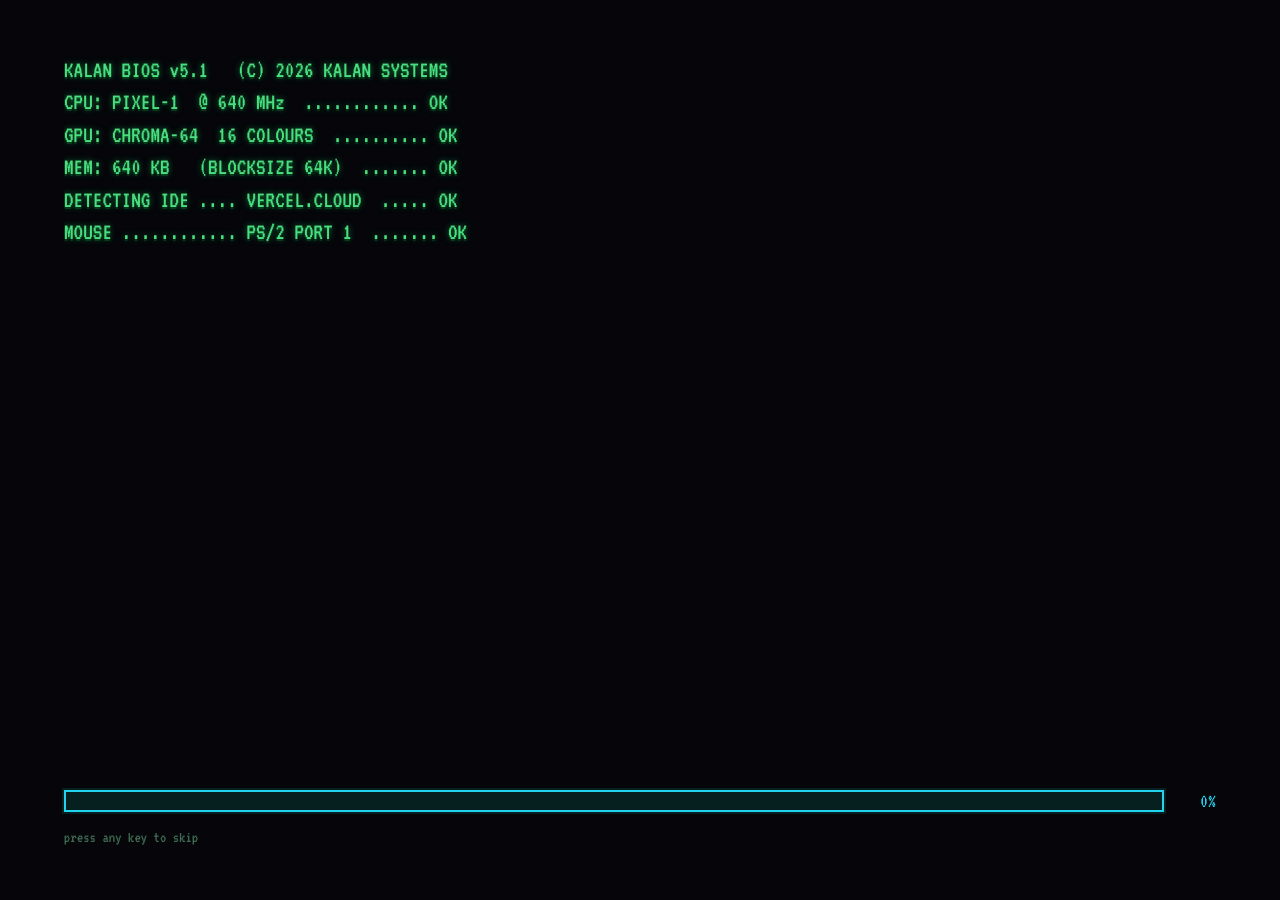
<file: KALAN-OS-single.html>
<!DOCTYPE html>
<html lang="en">

<head>
  <meta charset="UTF-8">
  <meta name="viewport" content="width=device-width, initial-scale=1.0, maximum-scale=1.0, user-scalable=no, viewport-fit=cover">
  <meta name="description"
    content="KALAN OS 5.1 - a pixel-art desktop launcher for a small library of browser games.">
  <meta name="theme-color" content="#0d0d16">
  <meta name="apple-mobile-web-app-capable" content="yes">
  <meta name="apple-mobile-web-app-status-bar-style" content="black-translucent">
  <title>KALAN OS 5.1</title>

  <link rel="preconnect" href="https://fonts.googleapis.com">
  <link rel="preconnect" href="https://fonts.gstatic.com" crossorigin>
  <link
    href="https://fonts.googleapis.com/css2?family=Press+Start+2P&family=VT323&display=swap"
    rel="stylesheet">

  <style>
/* ==========================================================================
   KALAN OS 5.1  --  pixel desktop
   Design rules, do not break these:
     * no border-radius anywhere
     * no smooth easing -- use steps() or nothing
     * everything sits on a 2px grid
     * no blur, no soft shadows (only hard 0-blur offset shadows)
   ========================================================================== */

:root {
  --ink: #0d0d16;
  --face: #c3c3d6;
  --face-lt: #e9e9f6;
  --face-dk: #7a7a94;
  --face-dkr: #43435c;
  --desk-a: #16162b;
  --desk-b: #1d1d38;
  --desk-c: #232348;
  --accent: #22d3ee;
  --bar: 34px;
  --u: 2px;

  --bevel-out: inset calc(var(--u) * -1) calc(var(--u) * -1) 0 var(--face-dkr),
    inset var(--u) var(--u) 0 var(--face-lt);
  --bevel-in: inset var(--u) var(--u) 0 var(--face-dkr),
    inset calc(var(--u) * -1) calc(var(--u) * -1) 0 var(--face-lt);
}

* {
  margin: 0;
  padding: 0;
  box-sizing: border-box;
  border-radius: 0 !important;
}

/* The hidden attribute only sets display:none at user-agent priority, so any
   author rule with a display value (.start-menu, .desktop) silently
   overrode it and left those panels permanently on screen. Keep the attribute
   authoritative -- os.js toggles hidden to open and close panels. */
[hidden] {
  display: none !important;
}

html,
body {
  height: 100%;
  height: 100dvh;
  overflow: hidden;
  overscroll-behavior-x: none;
  overscroll-behavior-y: none;
  background: var(--ink);
  color: var(--face);
  font-family: 'VT323', 'Courier New', monospace;
  font-size: 18px;
  -webkit-font-smoothing: none;
  font-smooth: never;
  text-rendering: geometricPrecision;
  overscroll-behavior: none;
}

.pix {
  shape-rendering: crispEdges;
  image-rendering: pixelated;
  display: block;
}

.pixel-font {
  font-family: 'Press Start 2P', 'VT323', monospace;
}

/* ===================== BOOT ===================== */
.boot {
  position: fixed;
  inset: 0;
  z-index: 9000;
  background: #05050a;
  color: #4ade80;
  padding: 6vh 5vw;
  display: flex;
  flex-direction: column;
  gap: 18px;
  cursor: pointer;
}

.boot.done {
  animation: boot-out 260ms steps(3) forwards;
}

@keyframes boot-out {
  to {
    opacity: 0;
    visibility: hidden;
  }
}

.boot-log {
  font: inherit;
  font-size: clamp(15px, 2.1vw, 24px);
  line-height: 1.35;
  white-space: pre-wrap;
  text-shadow: 0 0 6px #15803d, 0 2px 0 #052e16;
  flex: 1;
  overflow: hidden;
}

.boot-log .ok {
  color: #4ade80;
}

.boot-log .warn {
  color: #facc15;
}

.boot-bar-wrap {
  display: flex;
  align-items: center;
  gap: 12px;
  font-size: clamp(14px, 1.8vw, 20px);
}

.boot-bar {
  flex: 1;
  height: 22px;
  border: 2px solid #22d3ee;
  background: #05201f;
  padding: 3px;
  box-shadow: 0 0 0 2px #042020;
}

.boot-bar i {
  display: block;
  height: 100%;
  width: 0;
  background: repeating-linear-gradient(90deg, #22d3ee 0 10px, #0e7490 10px 14px);
}

.boot-pct {
  min-width: 5ch;
  color: #22d3ee;
  text-align: right;
}

.boot-skip {
  font-size: clamp(12px, 1.5vw, 16px);
  color: #3f6b52;
  animation: blink 1.1s steps(1) infinite;
}

@keyframes blink {
  50% {
    opacity: 0;
  }
}

/* ===================== DESKTOP ===================== */
.desktop {
  position: fixed;
  inset: 0;
  height: 100dvh;
  padding-bottom: calc(var(--bar) + env(safe-area-inset-bottom, 0));
  isolation: isolate;
}

.wallpaper {
  position: absolute;
  inset: 0;
  background: var(--desk-a);
  background-image: url("data:image/svg+xml,%3Csvg xmlns='http://www.w3.org/2000/svg' width='8' height='8'%3E%3Crect width='8' height='8' fill='%2316162b'/%3E%3Crect width='4' height='4' fill='%231d1d38'/%3E%3Crect x='4' y='4' width='4' height='4' fill='%231d1d38'/%3E%3C/svg%3E");
}

.wallpaper-logo {
  position: absolute;
  left: 50%;
  top: 44%;
  transform: translate(-50%, -50%);
  text-align: center;
  pointer-events: none;
  user-select: none;
  opacity: 0.1;
}

.wallpaper-logo span {
  display: block;
  font-family: 'Press Start 2P', monospace;
  font-size: clamp(34px, 11vw, 132px);
  line-height: 1;
  letter-spacing: 0.02em;
  color: #7dd3fc;
  text-shadow: 6px 6px 0 #2a2a5e;
}

.wallpaper-sub {
  margin-top: 14px !important;
  font-size: clamp(11px, 2.4vw, 24px) !important;
  color: #c084fc !important;
  letter-spacing: 0.5em !important;
  text-shadow: 3px 3px 0 #2a2a5e !important;
}

.vignette {
  position: absolute;
  inset: 0;
  pointer-events: none;
  background: radial-gradient(ellipse at 50% 45%,
      transparent 40%, rgba(5, 5, 15, 0.62) 100%);
}

.scanlines {
  position: absolute;
  inset: 0;
  pointer-events: none;
  opacity: 0.14;
  background: repeating-linear-gradient(180deg,
      rgba(0, 0, 0, 0.5) 0 1px, transparent 1px 3px);
  mix-blend-mode: multiply;
}

/* ===================== DESKTOP ICONS ===================== */
/* .desktop reserves --bar of padding for the taskbar. These children are
   absolutely positioned, which resolves against the padding box, so they have
   to subtract the taskbar height themselves or they slide underneath it. */
.icons {
  position: absolute;
  inset: 12px 12px calc(var(--bar) + 12px) 12px;
  display: grid;
  grid-auto-flow: column;
  grid-template-rows: repeat(6, minmax(0, 1fr));
  justify-content: start;
  gap: 6px 16px;
  align-content: start;
  overflow: hidden;
}

/* Fewer icons per column on short screens, so a row can never squeeze under
   104px and collide with the taskbar. */
@media (max-height: 700px) {
  .icons {
    grid-template-rows: repeat(5, minmax(0, 1fr));
  }
}

@media (max-height: 600px) {
  .icons {
    grid-template-rows: repeat(4, minmax(0, 1fr));
  }
}

@media (max-height: 480px) {
  .icons {
    grid-template-rows: repeat(3, minmax(0, 1fr));
  }
}

.dicon {
  position: relative;
  width: 96px;
  min-height: 0;
  /* Size to content rather than stretching to the 1fr grid row. A stretched
     item is ~110px tall, but the same icon once absolutely positioned is
     content-height, so the box would shrink under the cursor on pickup. */
  align-self: start;
  height: auto;
  overflow: hidden;
  display: flex;
  flex-direction: column;
  align-items: center;
  gap: 4px;
  padding: 5px 3px;
  background: none;
  border: 2px solid transparent;
  color: #e9e9f6;
  font: inherit;
  font-size: 17px;
  line-height: 1.05;
  text-align: center;
  cursor: pointer;
  user-select: none;
  -webkit-tap-highlight-color: transparent;
  /* Icons are draggable, so the browser must not claim the gesture for
     scrolling or native image dragging. */
  touch-action: none;
  -webkit-user-drag: none;
}

.dicon .art svg {
  -webkit-user-drag: none;
  user-select: none;
  pointer-events: none;
}

/* Lifted while being dragged, and parked by os.js once dropped. */
.dicon.dragging {
  z-index: 5;
  cursor: grabbing;
  background: #3a3a6e;
  border-color: var(--face-lt);
}

.dicon.placed {
  position: absolute;
}

.dicon .art {
  width: 48px;
  height: 48px;
  display: grid;
  place-items: center;
  filter: drop-shadow(2px 2px 0 rgba(0, 0, 0, 0.55));
  transition: transform 90ms steps(2);
}

.dicon .art svg {
  width: 100%;
  height: 100%;
}

.dicon .lbl {
  display: -webkit-box;
  -webkit-line-clamp: 2;
  -webkit-box-orient: vertical;
  overflow: hidden;
  overflow-wrap: anywhere;
  text-shadow: 1px 1px 0 #000, 0 0 3px #000;
}

/* Solid blocks, not translucent washes. A translucent highlight picks up the
   wallpaper gradient behind it and reads as a soft glow, which is the one
   thing this design language never uses. */
.dicon:hover {
  border-color: #8a8ab5;
  background: #26264a;
}

.dicon:focus-visible {
  outline: 2px solid var(--accent);
  outline-offset: -2px;
}

.dicon.sel {
  border-color: var(--accent);
  background: #12414d;
}

.dicon:active .art {
  transform: scale(0.85);
}

.dicon .playcount {
  position: absolute;
  right: 2px;
  top: 2px;
  padding: 0 4px;
  background: var(--ink);
  color: var(--accent);
  font-size: 14px;
  line-height: 16px;
  letter-spacing: 0.04em;
  box-shadow: 0 0 0 2px #10101f;
}

/* ===================== WINDOWS ===================== */
.window-layer {
  position: absolute;
  inset: 0 0 var(--bar) 0;
  pointer-events: none;
  overflow: hidden;
}

.win {
  position: absolute;
  pointer-events: auto;
  display: flex;
  flex-direction: column;
  min-width: 260px;
  min-height: 180px;
  background: var(--face);
  border: 2px solid var(--ink);
  box-shadow: var(--bevel-out), 6px 6px 0 rgba(0, 0, 0, 0.45);
  animation: win-in 120ms steps(3);
}

@keyframes win-in {
  from {
    transform: scale(0.86);
    opacity: 0;
  }
}

.win.min {
  display: none;
}

.win.max {
  border: 0;
  box-shadow: none;
}

.win.max .win-title {
  padding-left: 6px;
}

.win.dragging,
.win.dragging * {
  user-select: none;
  cursor: grabbing !important;
}

.win-title {
  display: flex;
  align-items: center;
  gap: 6px;
  height: 24px;
  padding: 0 3px 0 5px;
  background: var(--face-dk);
  color: #16162b;
  cursor: grab;
  flex: 0 0 auto;
  user-select: none;
}

.win.active .win-title {
  background: var(--accent);
  color: #0b0b12;
  text-shadow: 1px 1px 0 rgba(255, 255, 255, 0.35);
}

.win-title .wt-icon {
  width: 16px;
  height: 16px;
  flex: 0 0 auto;
}

.win-title .wt-icon svg {
  width: 100%;
  height: 100%;
}

.win-name {
  flex: 1;
  overflow: hidden;
  white-space: nowrap;
  text-overflow: clip;
  font-size: 17px;
  font-weight: 700;
  letter-spacing: 0.02em;
}

.win-btns {
  display: flex;
  gap: 2px;
  flex: 0 0 auto;
}

.wb {
  width: 18px;
  height: 16px;
  display: grid;
  place-items: center;
  background: var(--face);
  border: 0;
  box-shadow: var(--bevel-out);
  cursor: pointer;
  padding: 0;
}

.wb:active {
  box-shadow: var(--bevel-in);
}

.wb::before {
  content: '';
  display: block;
  background: var(--ink);
}

.wb.min::before {
  width: 8px;
  height: 3px;
  margin-top: 6px;
}

.wb.max::before {
  width: 9px;
  height: 9px;
  background: var(--ink);
  box-shadow: inset 0 0 0 2px var(--face);
}

/* hard-edged X, drawn as a clip-path so nothing anti-aliases */
.wb.close::after {
  content: '';
  width: 11px;
  height: 11px;
  background: var(--ink);
  clip-path: polygon(0 0, 26% 0, 50% 24%, 74% 0, 100% 0, 62% 50%, 100% 100%, 74% 100%, 50% 76%, 26% 100%, 0 100%, 38% 50%);
}

.wb.close:hover {
  background: #ef4444;
}

.wb.close:hover::after {
  background: #fff;
}

.win-body {
  flex: 1;
  display: flex;
  flex-direction: column;
  min-height: 0;
  background: #0b0b14;
}

.win-strip {
  flex: 0 0 auto;
  display: flex;
  align-items: center;
  gap: 8px;
  height: 22px;
  padding: 0 5px;
  background: var(--face-dk);
  color: #16162b;
  font-size: 16px;
  overflow: hidden;
}

.win-strip .cat {
  padding: 0 5px;
  background: var(--ink);
  color: var(--face);
  font-size: 14px;
  letter-spacing: 0.04em;
  flex: 0 0 auto;
}

.win-strip .msg {
  flex: 1;
  overflow: hidden;
  white-space: nowrap;
  text-overflow: ellipsis;
  opacity: 0.85;
}

.win-strip .grow {
  flex: 1;
}

.load {
  flex: 0 0 auto;
  height: 6px;
  background: #2a2a45;
}

.load i {
  display: block;
  height: 100%;
  width: 0;
  background: var(--accent);
  transition: width 140ms linear;
}

.win-frame {
  flex: 1;
  position: relative;
  min-height: 0;
  background: #0b0b14;
}

.win-frame iframe {
  position: absolute;
  inset: 0;
  width: 100%;
  height: 100%;
  border: 0;
  display: block;
  background: #0b0b14;
}

.win-frame.loading::after {
  content: 'LOADING...';
  position: absolute;
  inset: 0;
  display: grid;
  place-items: center;
  color: var(--face-dk);
  font-size: 20px;
  letter-spacing: 0.2em;
  background: repeating-linear-gradient(45deg,
      #0b0b14 0 8px, #10101f 8px 16px);
}

.win-error {
  position: absolute;
  inset: 0;
  display: flex;
  flex-direction: column;
  align-items: center;
  justify-content: center;
  gap: 10px;
  padding: 20px;
  text-align: center;
  background: #16162b;
  color: #e9e9f6;
}

.win-error h3 {
  font-family: 'Press Start 2P', monospace;
  font-size: 11px;
  color: #ef4444;
  line-height: 1.6;
}

.win-error p {
  font-size: 17px;
  opacity: 0.8;
  max-width: 34ch;
}

.px-btn {
  font: inherit;
  font-size: 17px;
  padding: 4px 12px;
  background: var(--face);
  color: var(--ink);
  border: 0;
  box-shadow: var(--bevel-out);
  cursor: pointer;
}

.px-btn:hover {
  background: #fff;
}

.px-btn:active {
  box-shadow: var(--bevel-in);
}

.px-btn.alt {
  background: #1b1b33;
  color: var(--face);
  box-shadow: 2px 2px 0 #000, inset 1px 1px 0 #3d3d63,
    inset -1px -1px 0 #0a0a14;
}

.px-btn.alt:hover {
  background: #262645;
  color: #fff;
}

.px-btn.mini {
  flex: 0 0 auto;
  font-size: 15px;
  line-height: 18px;
  padding: 0 7px;
  color: #16162b;
}

.px-btn.mini:hover {
  background: #fff;
}

/* Eight handles, so a window can be grown from any side. The four corners
   keep the original hatched grip; the edges are thin strips. */
.win-grip {
  position: absolute;
  z-index: 3;
  touch-action: none;
}

.win-grip[data-dir="se"],
.win-grip[data-dir="ne"] {
  right: 0;
  width: 16px;
  height: 16px;
  background: repeating-linear-gradient(135deg,
      transparent 0 3px, rgba(13, 13, 22, 0.55) 3px 5px);
}

.win-grip[data-dir="se"],
.win-grip[data-dir="sw"] {
  bottom: 0;
  height: 16px;
}

.win-grip[data-dir="ne"] {
  top: 0;
  cursor: nesw-resize;
}

.win-grip[data-dir="se"] {
  cursor: nwse-resize;
}

.win-grip[data-dir="nw"],
.win-grip[data-dir="sw"] {
  left: 0;
  width: 16px;
  height: 16px;
  background: repeating-linear-gradient(45deg,
      transparent 0 3px, rgba(13, 13, 22, 0.55) 3px 5px);
}

.win-grip[data-dir="nw"] {
  top: 0;
  cursor: nwse-resize;
}

.win-grip[data-dir="sw"] {
  bottom: 0;
  cursor: nesw-resize;
}

.win-grip[data-dir="n"],
.win-grip[data-dir="s"] {
  left: 16px;
  right: 16px;
  height: 6px;
  cursor: ns-resize;
}

.win-grip[data-dir="n"] {
  top: 0;
}

.win-grip[data-dir="s"] {
  bottom: 0;
}

.win-grip[data-dir="w"],
.win-grip[data-dir="e"] {
  top: 16px;
  bottom: 16px;
  width: 6px;
  cursor: ew-resize;
}

.win-grip[data-dir="w"] {
  left: 0;
}

.win-grip[data-dir="e"] {
  right: 0;
}

/* Maximised windows keep their handles so an edge drag can restore them, but
   drop the hatching so a full-bleed window is not framed. */
.win.max .win-grip {
  background: none;
}

.win.resizing,
.win.resizing * {
  user-select: none;
}

/* ===================== TASKBAR ===================== */
.taskbar {
  position: absolute;
  left: 0;
  right: 0;
  bottom: env(safe-area-inset-bottom, 0);
  height: var(--bar);
  display: flex;
  align-items: center;
  gap: 4px;
  padding: 3px 4px;
  background: var(--face);
  border-top: 2px solid var(--face-lt);
  box-shadow: inset 0 2px 0 var(--face-lt);
  z-index: 400;
}

.start-btn {
  display: flex;
  align-items: center;
  gap: 6px;
  height: 26px;
  padding: 0 9px 0 7px;
  background: var(--face);
  border: 0;
  box-shadow: var(--bevel-out);
  color: var(--ink);
  font: inherit;
  font-size: 17px;
  font-weight: 700;
  letter-spacing: 0.05em;
  cursor: pointer;
  flex: 0 0 auto;
}

.start-btn:active,
.start-btn[aria-expanded='true'] {
  box-shadow: var(--bevel-in);
}

.start-glyph {
  width: 14px;
  height: 14px;
  flex: 0 0 auto;
  background: conic-gradient(from 45deg,
      #ef4444 0 25%, #4ade80 0 50%, #60a5fa 0 75%, #facc15 0);
  image-rendering: pixelated;
}

.start-glyph::after {
  content: '';
  display: block;
  width: 4px;
  height: 4px;
  margin: 5px;
  background: var(--ink);
}

.task-items {
  flex: 1;
  display: flex;
  gap: 3px;
  overflow: hidden;
  min-width: 0;
}

.task-btn {
  display: flex;
  align-items: center;
  gap: 5px;
  min-width: 0;
  max-width: 168px;
  height: 26px;
  padding: 0 8px 0 5px;
  background: var(--face);
  border: 0;
  box-shadow: var(--bevel-in);
  color: #4a4a63;
  font: inherit;
  font-size: 17px;
  cursor: pointer;
}

.task-btn svg {
  width: 16px;
  height: 16px;
  flex: 0 0 auto;
}

.task-btn span {
  overflow: hidden;
  white-space: nowrap;
  text-overflow: ellipsis;
}

.task-btn.active {
  box-shadow: var(--bevel-out);
  color: var(--ink);
  background: var(--face-lt);
  font-weight: 700;
}

.tray {
  display: flex;
  align-items: center;
  gap: 8px;
  height: 26px;
  padding: 0 8px;
  flex: 0 0 auto;
  box-shadow: var(--bevel-in);
  color: #3a3a55;
  font-size: 17px;
}

.tray-count {
  letter-spacing: 0.04em;
  opacity: 0.75;
}

.tray-clock {
  min-width: 5ch;
  text-align: right;
  color: var(--ink);
  font-weight: 700;
}

/* ===================== MENUS ===================== */
.menu {
  position: absolute;
  z-index: 600;
  background: var(--face);
  border: 2px solid var(--ink);
  box-shadow: var(--bevel-out), 6px 6px 0 rgba(0, 0, 0, 0.45);
  color: var(--ink);
  padding: 3px;
}

.start-menu {
  left: 4px;
  bottom: calc(var(--bar) + 2px);
  width: 254px;
  display: flex;
  flex-direction: column;
}

.start-head {
  display: flex;
  align-items: baseline;
  justify-content: space-between;
  gap: 6px;
  padding: 6px 8px;
  margin-bottom: 3px;
  background: linear-gradient(90deg, #1d4ed8, #0e7490);
  color: #fff;
}

.start-head-name {
  font-family: 'Press Start 2P', monospace;
  font-size: 13px;
  text-shadow: 2px 2px 0 #0b0b12;
}

.start-head-ver {
  font-size: 15px;
  opacity: 0.85;
}

.start-scroll {
  max-height: min(58vh, 460px);
  overflow-y: auto;
  scrollbar-color: var(--face-dkr) var(--face);
  scrollbar-width: thin;
}

.menu-item {
  display: flex;
  align-items: center;
  gap: 8px;
  width: 100%;
  padding: 4px 7px;
  background: none;
  border: 0;
  color: var(--ink);
  font: inherit;
  font-size: 17px;
  text-align: left;
  cursor: pointer;
}

.menu-item:hover,
.menu-item:focus-visible {
  background: #1d4ed8;
  color: #fff;
  outline: none;
}

.menu-item .mi-icon {
  width: 20px;
  height: 20px;
  flex: 0 0 auto;
}

.menu-item .mi-icon svg {
  width: 100%;
  height: 100%;
}

.mi-glyph {
  width: 16px;
  height: 16px;
  flex: 0 0 auto;
  background: var(--ink);
}

.mi-about {
  background: var(--ink);
  box-shadow: inset 0 0 0 3px #facc15;
}

/* 2x2 of blocks: icons back in their grid slots */
.mi-reset {
  background:
    linear-gradient(var(--ink) 0 0) 0 0 / 6px 6px no-repeat,
    linear-gradient(var(--ink) 0 0) 10px 0 / 6px 6px no-repeat,
    linear-gradient(var(--ink) 0 0) 0 10px / 6px 6px no-repeat,
    linear-gradient(var(--ink) 0 0) 10px 10px / 6px 6px no-repeat;
}

.mi-reboot {
  background: var(--ink);
  clip-path: polygon(0 0, 60% 0, 60% 30%, 100% 30%, 40% 100%, 40% 65%, 0 65%);
}

.mi-closeall {
  background: var(--ink);
  clip-path: polygon(0 0, 100% 0, 100% 35%, 35% 100%, 0 100%, 0 65%, 65% 0);
}

.ctx-menu {
  min-width: 172px;
}

/* ===================== BOOT-TIME MODAL CONTENT ===================== */
.about-body {
  flex: 1;
  overflow: auto;
  padding: 18px 20px;
  background: var(--face);
  color: var(--ink);
  font-size: 18px;
  line-height: 1.4;
}

.about-body h4 {
  font-family: 'Press Start 2P', monospace;
  font-size: 12px;
  margin: 18px 0 8px;
  color: #1d4ed8;
}

.about-body h4:first-child {
  margin-top: 0;
}

.about-body p {
  margin-bottom: 8px;
}

.about-body code {
  font-family: inherit;
  background: #a6a6c0;
  padding: 0 4px;
  box-shadow: inset 1px 1px 0 #8a8aa8;
}

.about-body ul {
  margin: 0 0 8px 20px;
}

.about-body li {
  margin-bottom: 3px;
}

.about-body .stat-row {
  display: flex;
  gap: 10px;
  flex-wrap: wrap;
  margin-bottom: 10px;
}

.stat {
  flex: 1 1 84px;
  padding: 6px 8px;
  background: #d5d5e6;
  box-shadow: var(--bevel-in);
  text-align: center;
}

.stat b {
  display: block;
  font-family: 'Press Start 2P', monospace;
  font-size: 15px;
  color: #1d4ed8;
}

.stat i {
  display: block;
  font-style: normal;
  font-size: 15px;
  color: #55557a;
  margin-top: 4px;
}

/* ===================== CONFETTI ===================== */
.confetti {
  position: fixed;
  z-index: 800;
  width: 8px;
  height: 8px;
  pointer-events: none;
  animation: fall 900ms steps(12) forwards;
}

@keyframes fall {
  to {
    transform: translate(var(--dx), var(--dy)) rotate(360deg);
    opacity: 0;
  }
}

/* ===================== MOBILE ===================== */
@media (max-width: 720px) {
  :root {
    --bar: 48px;
  }

  .icons {
    grid-auto-flow: row;
    grid-template-rows: none;
    grid-template-columns: repeat(auto-fill, minmax(96px, 1fr));
    justify-content: center;
    align-content: start;
    gap: 12px;
    inset: 8px 8px calc(var(--bar) + 8px + env(safe-area-inset-bottom, 0));
  }

  .dicon {
    width: 96px;
    height: 96px;
    min-height: 0;
    justify-self: center;
    font-size: 15px;
    padding: 8px 4px;
  }

  .dicon .art {
    width: 40px;
    height: 40px;
  }

  .tray-count {
    display: none;
  }

  .start-menu {
    width: min(300px, calc(100vw - 8px));
  }

  .win {
    min-width: 0;
    min-height: 0;
  }

  .task-btn {
    max-width: 120px;
    min-height: 36px;
  }

  .wb.max {
    display: block;
  }

  /* Fingers need a wider target than a mouse does. */
  .win-grip[data-dir="n"],
  .win-grip[data-dir="s"] {
    left: 20px;
    right: 20px;
    height: 12px;
  }

  .win-grip[data-dir="w"],
  .win-grip[data-dir="e"] {
    top: 20px;
    bottom: 20px;
    width: 12px;
  }

  .win-grip[data-dir="se"],
  .win-grip[data-dir="ne"],
  .win-grip[data-dir="nw"],
  .win-grip[data-dir="sw"] {
    width: 22px;
    height: 22px;
  }
}

@media (max-height: 520px) {
  .wallpaper-logo {
    display: none;
  }
}

@media (prefers-reduced-motion: reduce) {

  *,
  *::before,
  *::after {
    animation-duration: 1ms !important;
    transition-duration: 1ms !important;
  }
}

  </style>
  <link rel="icon"
    href="data:image/svg+xml,%3Csvg xmlns='http://www.w3.org/2000/svg' viewBox='0 0 16 16' shape-rendering='crispEdges'%3E%3Crect width='16' height='16' fill='%230d0d16'/%3E%3Crect x='3' y='3' width='10' height='8' fill='%23f2f2f7'/%3E%3Crect x='5' y='6' width='6' height='1' fill='%230d0d16'/%3E%3Crect x='5' y='8' width='4' height='1' fill='%230d0d16'/%3E%3Crect x='2' y='13' width='12' height='1' fill='%23facc15'/%3E%3C/svg%3E">
</head>

<body>

  <!-- ===================== BOOT SEQUENCE ===================== -->
  <div id="boot" class="boot">
    <pre id="boot-log" class="boot-log" aria-live="polite"></pre>
    <div class="boot-bar-wrap">
      <div class="boot-bar"><i id="boot-fill"></i></div>
      <span id="boot-pct" class="boot-pct">0%</span>
    </div>
    <p class="boot-skip">press any key to skip</p>
  </div>

  <!-- ===================== DESKTOP ===================== -->
  <div id="desktop" class="desktop" hidden>

    <div class="wallpaper" aria-hidden="true">
      <div class="wallpaper-logo">
        <span>KALAN</span>
        <span class="wallpaper-sub">OS 5.1</span>
      </div>
    </div>

    <div class="vignette" aria-hidden="true"></div>
    <div class="scanlines" aria-hidden="true"></div>

    <!-- icon grid + start-menu rail -->
    <main class="icons" id="icons" aria-label="Installed games"></main>

    <!-- windows are appended here -->
    <div id="windows" class="window-layer"></div>

    <!-- ===================== CONTEXT MENU ===================== -->
    <div id="ctx" class="menu ctx-menu" hidden role="menu"></div>

    <!-- ===================== TASKBAR ===================== -->
    <div class="taskbar">
      <button class="start-btn" id="start-btn" aria-haspopup="true" aria-expanded="false">
        <span class="start-glyph" aria-hidden="true"></span>
        <span class="start-text">START</span>
      </button>

      <div class="task-items" id="task-items"></div>

      <div class="tray">
        <span class="tray-count" id="tray-count">11 GAMES</span>
        <span class="tray-clock" id="tray-clock">--:--</span>
      </div>
    </div>

    <!-- ===================== START MENU ===================== -->
    <div id="start-menu" class="menu start-menu" hidden role="menu">
      <div class="start-head">
        <div class="start-head-name">KALAN</div>
        <div class="start-head-ver">OS 5.1</div>
      </div>
      <div class="start-scroll">
        <button class="menu-item" data-cmd="resetlayout">
          <span class="mi-glyph mi-reset" aria-hidden="true"></span>
          <span>Reset placements</span>
        </button>
        <button class="menu-item" data-cmd="about">
          <span class="mi-glyph mi-about" aria-hidden="true"></span>
          <span>About KALAN OS</span>
        </button>
        <button class="menu-item" data-cmd="reboot">
          <span class="mi-glyph mi-reboot" aria-hidden="true"></span>
          <span>Reboot</span>
        </button>
        <button class="menu-item" data-cmd="closeall">
          <span class="mi-glyph mi-closeall" aria-hidden="true"></span>
          <span>Close all windows</span>
        </button>
      </div>
    </div>

  </div>

  <script>
/* ==========================================================================
   KALAN OS 5.1  --  game manifest
   --------------------------------------------------------------------------
   THIS IS THE ONLY FILE YOU NEED TO EDIT TO ADD A GAME.

   Add one object to GAMES below and it appears on the desktop, in the Start
   menu, and in the taskbar automatically. No other file needs to change.

   Sprite format: 16 rows of 16 characters, top to bottom.
     '.' = transparent
     everything else = a key from PALETTE below

   Palette keys:
     0 black        1 white        2 light grey   3 grey      4 dark slate
     r red          R dark red     o orange       y yellow    Y dark yellow
     g green        G dark green   c cyan         C dark cyan b blue
     B dark blue    p purple       P dark purple  m brown     M dark brown
     s silver
   ========================================================================== */

window.PALETTE = {
  '0': '#0d0d16', '1': '#f2f2f7', '2': '#b8b8c8', '3': '#6b6b85', '4': '#2a2a3d',
  'r': '#ef4444', 'R': '#991b1b', 'o': '#fb923c', 'y': '#facc15', 'Y': '#a16207',
  'g': '#4ade80', 'G': '#15803d', 'c': '#22d3ee', 'C': '#0e7490', 'b': '#60a5fa',
  'B': '#1d4ed8', 'p': '#c084fc', 'P': '#7e22ce', 'm': '#b45309', 'M': '#78350f',
  's': '#94a3b8',
};

window.GAMES = [
  {
    id: 'puzzle-time-attack',
    title: 'Puzzle Time Attack',
    blurb: 'Race the clock through escalating brain teasers.',
    category: 'Puzzle',
    accent: '#facc15',
    url: 'https://puzzle-time-attack.vercel.app',
    sprite: [
      '................',
      '......0000......',
      '.....0yyyy0.....',
      '....0yy00yy0....',
      '...0yyy00yyy0...',
      '...0yyy00yyy0...',
      '..0yyyy00yyyy0..',
      '..0yyyy00000y0..',
      '..0yyyy00rr0y0..',
      '..0yyyyyyyryy0..',
      '...0yyyyyyyyr0..',
      '...0yyyyyyyy0...',
      '....0yyyyyy0....',
      '.....0yyyy0.....',
      '......0000......',
      '................',
    ],
  },
  {
    id: 'conways-climber',
    title: "Conway's Climber",
    blurb: 'A colony of cells climbing the grid, one generation at a time.',
    category: 'Simulation',
    accent: '#4ade80',
    url: 'https://conways-climber.vercel.app',
    sprite: [
      '................',
      '................',
      '................',
      '................',
      '.0000.0000.0000.',
      '.0440.0gg0.0440.',
      '.0440.0gg0.0440.',
      '.0000.0000.0000.',
      '................',
      '.0000.0000.0000.',
      '.0440.0440.0440.',
      '.0440.0440.0440.',
      '.0000.0000.0000.',
      '................',
      '................',
      '................',
    ],
  },
  {
    id: 'neon-fall',
    title: 'Neon Fall',
    blurb: 'Blocks fall fast. Stack them, clear the lines, survive.',
    category: 'Arcade',
    accent: '#c084fc',
    url: 'https://neon-fall.vercel.app',
    sprite: [
      '................',
      '.c..............',
      '................',
      '................',
      '....11111111....',
      '....0pppppp0....',
      '.c..0pppppp0..c.',
      '....0pppppp0....',
      '.cc.0pppppp0..c.',
      '....0pppppp0....',
      '.c..0pppppp0..c.',
      '....0pppppp0....',
      '................',
      '.cccccccccccccc.',
      '..000000000000..',
      '................',
    ],
  },
  {
    id: 'simple-sandbox',
    title: 'Simple Sandbox',
    blurb: 'A tidy physics box. Spawn, drop, break everything.',
    category: 'Sandbox',
    accent: '#fb7185',
    url: 'https://simple-sandbox.vercel.app',
    sprite: [
      '................',
      '................',
      '................',
      '....0gggggg0....',
      '....0gggggG0....',
      '....0gggggG0....',
      '....00000000....',
      '...0yyyyyyyy0...',
      '...0yyyyyyyY0...',
      '...0yyyyyyyY0...',
      '...0000000000...',
      '..0rrrrrrrrrr0..',
      '..0rrrrrrrrrR0..',
      '..0rrrrrrrrrR0..',
      '..000000000000..',
      '................',
    ],
  },
  {
    id: 'kcl-two',
    title: "Kalan's Coding Language",
    blurb: 'A tiny programming language you can actually write and run.',
    category: 'Tool',
    accent: '#22d3ee',
    url: 'https://kcl-two.vercel.app',
    sprite: [
      '................',
      '................',
      '0000000000000000',
      '.0bbbbbbbbbbbb0.',
      '.0bbbbbbbbbbbb0.',
      '.00000000000000.',
      '.04444444444440.',
      '.0g.44444444440.',
      '.0gg44444444440.',
      '.0g.4cc44444440.',
      '.04444444444440.',
      '.04444444444440.',
      '.04444444444440.',
      '0000000000000000',
      '................',
      '................',
    ],
  },
  {
    id: 'squishy-ball-runner',
    title: 'Squishy Ball Runner',
    blurb: 'A bouncy ball with places to be. Mostly past them.',
    category: 'Arcade',
    accent: '#fb923c',
    url: 'https://squishy-ball-runner.vercel.app',
    sprite: [
      '................',
      '................',
      'cc..............',
      '................',
      '.cc.............',
      '................',
      '....00000000....',
      'cc.0oooooooo0...',
      '...0oooooooooo0.',
      '...01ooooooooo0.',
      '.cc0ooooooooo0..',
      '...0ooooooooo0..',
      '....00000000....',
      '4444444444444444',
      '................',
      '................',
    ],
  },
  {
    id: 'mc-textures',
    title: "Minecraft's Textures",
    blurb: 'Browse the whole block texture library, block by block.',
    category: 'Viewer',
    accent: '#84cc16',
    url: 'https://mc-textures.vercel.app',
    sprite: [
      '................',
      '......gggg......',
      '....gggggggg....',
      '..gggggggggggg..',
      '.gggggggggggggg.',
      '.0mmmmmmMMMMMM0.',
      '.0m0mm0mM0MM0M0.',
      '.0mmmmmmMMMMMM0.',
      '.0m0mmm0M0MMM0..',
      '.0mmmmmmMMMMMM0.',
      '.0m0mmmmM0MMM0..',
      '.0mmmmmmMMMMMM0.',
      '.0mmmmmmMMMMMM0.',
      '.00000000000000.',
      '................',
      '................',
    ],
  },
  {
    id: 'kalansplane',
    title: "Kalan's Plane",
    blurb: 'A little plane over open country and a lot of sky.',
    category: 'Arcade',
    accent: '#38bdf8',
    url: 'https://kalansplane.vercel.app',
    sprite: [
      '................',
      '......0000......',
      '......c112......',
      '......c112......',
      '......c112......',
      '......c112......',
      '..000011110000..',
      '..011111111110..',
      '..001111111100..',
      '......c112......',
      '......c112......',
      '....01111110....',
      '....00000000....',
      '................',
      '................',
      '................',
    ],
  },
  {
    id: 'mazeofballs',
    title: 'Maze of Balls',
    blurb: 'Roll the ball through the green walls. They do not move.',
    category: 'Puzzle',
    accent: '#34d399',
    url: 'https://mazeofballs.vercel.app',
    sprite: [
      'gggggggggggggggg',
      'g...g.......g..g',
      'g.g.g.ggggg.g.g.',
      'g.g.g.....g.g.g.',
      'g.g.ggggg.g.g.g.',
      'g.g.......g.g.g.',
      'g.ggggggg.g.g.g.',
      'g.........g.g.g.',
      'g.ggggggggg.g.g.',
      'g...........g.g.',
      'g.ggggggggggg.g.',
      'gc.............g',
      'g.ggggggggggg.g.',
      'g..............g',
      'g.ggggggggggg.g.',
      'g..............g',
    ],
  },
  {
    id: 'kalanski',
    title: "Kalan's Ski",
    blurb: 'Carve the slope, clip the gates, beat the clock.',
    category: 'Arcade',
    accent: '#60a5fa',
    url: 'https://kalanski.vercel.app',
    sprite: [
      '...........rrrr.',
      '......00....r...',
      '.....0ss0...r...',
      '.....0ss0...r...',
      '....00oo00..r...',
      '....0oooo0..r...',
      '....0b00b0..r...',
      '....221111111111',
      '.....22111111111',
      '......2211111111',
      '.......221111111',
      '........22111111',
      '.........2211111',
      '..........221111',
      '...........22111',
      '............2211',
    ],
  },
  {
    id: 'kalansea',
    title: "Kalan's Sea",
    blurb: 'An endless ocean. Sail it, name things, get lost.',
    category: 'Ambient',
    accent: '#a78bfa',
    url: 'https://kalansea.vercel.app',
    sprite: [
      '................',
      '......yyyy......',
      '.....yyyyyy.....',
      '....yyyyyyyy....',
      '....yyyyyyyy....',
      '.....ooyyoo.....',
      '......oooo......',
      '.11bbbb..11bbbb.',
      '.bbbbbbbbbbbbbb.',
      '.cccccccccccccc.',
      '..11bbbb..11bbb.',
      '..bbbbbbbbbbbb..',
      '..cccccccccccc..',
      '.11bbbb..11bbbb.',
      '.bbbbbbbbbbbbbb.',
      '.cccccccccccccc.',
    ],
  },
  {
    id: 'cardforge3d',
    title: 'Card Forge 3D',
    blurb: 'Crack open packs, pull the foils, forge the ultimate deck.',
    category: 'Cards',
    accent: '#fbbf24',
    url: 'https://cardforge3d.vercel.app',
    sprite: [
      '................',
      '..000000000000..',
      '..0oooooooooo0..',
      '..000000000000..',
      '..0pppppppppp0..',
      '..0p11111111p0..',
      '..0p1yyyyyy1p0..',
      '..0p1y1111y1p0..',
      '..0p1y1cc1y1p0..',
      '..0p1y1111y1p0..',
      '..0p1yyyyyy1p0..',
      '..0p11111111p0..',
      '..0pppppppppp0..',
      '..000000000000..',
      '................',
      '................',
    ],
  },
];

  </script>
  <script>
/* ==========================================================================
   KALAN OS 5.1  --  window manager + shell
   Depends on games.js (window.GAMES, window.PALETTE)
   ========================================================================== */
(function () {
  'use strict';

  var GAMES = window.GAMES;
  var PALETTE = window.PALETTE;

  if (!GAMES || !GAMES.length) {
    document.body.innerHTML =
      '<pre style="padding:24px;color:#ef4444;font:16px monospace">' +
      'FATAL: games.js failed to load, or window.GAMES is empty.</pre>';
    return;
  }

  /* ---------------------------------------------------------------- utils */

  var $ = function (sel, root) { return (root || document).querySelector(sel); };

  function esc(str) {
    return String(str).replace(/[&<>"']/g, function (c) {
      return { '&': '&amp;', '<': '&lt;', '>': '&gt;', '"': '&quot;', "'": '&#39;' }[c];
    });
  }

  /* Merge each horizontal run of equal pixels into one <rect>. Keeps the DOM
     small enough that 11 icons stay cheap to render. */
  function spriteSVG(sprite) {
    var out = '';
    for (var y = 0; y < sprite.length; y++) {
      var row = sprite[y];
      var x = 0;
      while (x < row.length) {
        var c = row[x];
        var w = 1;
        while (x + w < row.length && row[x + w] === c) w++;
        if (c !== '.' && PALETTE[c]) {
          out += '<rect x="' + x + '" y="' + y + '" width="' + w +
            '" height="1" fill="' + PALETTE[c] + '"/>';
        }
        x += w;
      }
    }
    return '<svg viewBox="0 0 16 16" class="pix" shape-rendering="crispEdges" ' +
      'aria-hidden="true" focusable="false">' + out + '</svg>';
  }

  var ICONS = {};
  GAMES.forEach(function (g) { ICONS[g.id] = spriteSVG(g.sprite); });
  function icon(id) { return ICONS[id] || ''; }

  var STORE_PLAYS = 'kalanos.plays';
  var STORE_POS = 'kalanos.positions';
  var STORE_WINS = 'kalanos.windows';

  function readJSON(key, fallback) {
    try {
      var raw = localStorage.getItem(key);
      var val = raw ? JSON.parse(raw) : null;
      return val && typeof val === 'object' ? val : fallback;
    } catch (e) { return fallback; }
  }
  function writeJSON(key, val) {
    try { localStorage.setItem(key, JSON.stringify(val)); } catch (e) { /* private mode */ }
  }

  function recordPlay(id) {
    var plays = readJSON(STORE_PLAYS, {});
    plays[id] = (plays[id] || 0) + 1;
    writeJSON(STORE_PLAYS, plays);
    renderBadges();
  }

  /* ------------------------------------------------------------- boot ---- */

  var bootEl = $('#boot');
  var bootLog = $('#boot-log');
  var bootFill = $('#boot-fill');
  var bootPct = $('#boot-pct');
  var bootSkipped = false;

  var BOOT_LINES = [
    ['KALAN BIOS v5.1   (C) 2026 KALAN SYSTEMS', ''],
    ['CPU: PIXEL-1  @ 640 MHz  ............ ', 'OK'],
    ['GPU: CHROMA-64  16 COLOURS  .......... ', 'OK'],
    ['MEM: 640 KB   (BLOCKSIZE 64K)  ....... ', 'OK'],
    ['DETECTING IDE .... VERCEL.CLOUD  ..... ', 'OK'],
    ['MOUSE ............ PS/2 PORT 1  ....... ', 'OK'],
    ['SOUND ............ NONE (PER DESIGN) .. ', 'OK'],
    ['LOADING KERNEL KALANOS 5.1 ............ ', '']
  ];

  function wait(ms) {
    return new Promise(function (res) {
      if (bootSkipped) return res();
      setTimeout(res, ms);
    });
  }

  async function runBoot() {
    var skip = /[?&]noboot=1/.test(location.search);
    if (skip) { bootSkipped = true; return finishBoot(); }

    for (var i = 0; i < BOOT_LINES.length; i++) {
      var line = BOOT_LINES[i];
      var text = line[0] + (line[1] ? line[1] : '');
      for (var c = 0; c < text.length; c++) {
        bootLog.textContent = bootLog.textContent + text[c];
        if (c % 3 === 0) await wait(9);
      }
      bootLog.textContent += '\n';
      await wait(40);
    }

    for (var p = 0; p <= 100; p += 4) {
      bootFill.style.width = p + '%';
      bootPct.textContent = p + '%';
      await wait(22);
    }

    await wait(180);
    finishBoot();
  }

  function finishBoot() {
    bootEl.classList.add('done');
    var desk = $('#desktop');
    desk.hidden = false;
    setTimeout(function () { bootEl.remove(); }, 300);
    log('desktop ready');
    renderIcons();
    startClock();
    wireShell();
  }

  function log(msg) { if (window.console) console.log('[KALAN OS] ' + msg); }

  bootEl.addEventListener('click', skipBoot);
  document.addEventListener('keydown', function once(e) {
    if (bootEl.isConnected) { skipBoot(); document.removeEventListener('keydown', once); }
  });

  function skipBoot() {
    if (bootSkipped) return;
    bootSkipped = true;
    finishBoot();
  }

  /* ---------------------------------------------------------- desktop ---- */

  var iconsEl = $('#icons');
  var iconBtns = [];

  function renderIcons() {
    iconsEl.innerHTML = '';
    iconBtns = [];

    GAMES.forEach(function (game, idx) {
      var b = document.createElement('button');
      b.className = 'dicon';
      b.type = 'button';
      b.dataset.id = game.id;
      b.dataset.idx = idx;
      b.title = game.title + ' - ' + game.blurb;
      b.setAttribute('aria-label', 'Open ' + game.title);
      b.innerHTML =
        '<span class="art">' + icon(game.id) + '</span>' +
        '<span class="lbl">' + esc(game.title) + '</span>' +
        '<span class="playcount" hidden></span>';
      iconsEl.appendChild(b);
      iconBtns.push(b);
      wireIconDrag(b);
    });

    iconsEl.addEventListener('click', onIconClick);
    iconsEl.addEventListener('dblclick', function (e) {
      var b = e.target.closest('.dicon');
      if (b) openGame(b.dataset.id);
    });
    iconsEl.addEventListener('contextmenu', onIconContext);
    renderBadges();
    applySavedLayout();
  }

  /* ----------------------------------------------------- icon dragging ---- */
  /* Icons start in the CSS grid. The first drag freezes the whole grid into
     absolute positions (see freezeLayout), after which every icon is positioned
     by stored coordinates. Final coordinates are kept per game id in
     localStorage and re-applied on the next load. */

  var GRID = 2;          /* everything in this design sits on a 2px grid */
  var DRAG_SLOP = 4;     /* px of movement before a press counts as a drag */
  /* A drag ends with a click on the same icon. Swallow exactly that click, and
     only while it is still plausible -- matching on the element matters, since
     a blanket timeout also ate the next click on any other icon. */
  var swallow = { el: null, until: 0 };

  function loadLayout() { return readJSON(STORE_POS, {}); }

  function saveLayout(map) { writeJSON(STORE_POS, map); }

  function snap(v) { return Math.round(v / GRID) * GRID; }

  function clampToHost(el, x, y) {
    var host = iconsEl.getBoundingClientRect();
    var maxX = Math.max(0, host.width - el.offsetWidth);
    var maxY = Math.max(0, host.height - el.offsetHeight);
    return {
      x: Math.min(Math.max(0, x), maxX),
      y: Math.min(Math.max(0, y), maxY)
    };
  }

  function parkIcon(el, x, y) {
    var p = clampToHost(el, x, y);
    el.classList.add('placed');
    el.style.left = snap(p.x) + 'px';
    el.style.top = snap(p.y) + 'px';
    return { x: snap(p.x), y: snap(p.y) };
  }

  function rememberIcon(el) {
    var map = loadLayout();
    map[el.dataset.id] = { x: parseFloat(el.style.left) || 0, y: parseFloat(el.style.top) || 0 };
    saveLayout(map);
  }

  function applySavedLayout() {
    var map = loadLayout();
    var any = false;
    iconBtns.forEach(function (el) {
      var p = map[el.dataset.id];
      if (!p || typeof p.x !== 'number' || typeof p.y !== 'number') return;
      parkIcon(el, p.x, p.y);
      any = true;
    });
    return any;
  }

  /* The first time an icon is dragged the whole grid is pinned in place.
     Without this, pulling one icon out of the flow would let the remaining
     ones reflow into the gap and land underneath it -- and that shuffle would
     repeat on every reload. */
  function freezeLayout() {
    var host = iconsEl.getBoundingClientRect();
    var map = loadLayout();
    var pending = [];
    /* Measure everything up front. Parking an icon takes it out of the grid,
       so reading the next rect after a park would report a reflowed position. */
    iconBtns.forEach(function (el) {
      if (el.classList.contains('placed')) return;
      var r = el.getBoundingClientRect();
      pending.push([el, r.left - host.left, r.top - host.top]);
    });
    pending.forEach(function (p) {
      map[p[0].dataset.id] = parkIcon(p[0], p[1], p[2]);
    });
    saveLayout(map);
  }

  function resetIconLayout() {
    saveLayout({});
    iconBtns.forEach(function (el) {
      el.classList.remove('placed');
      el.style.left = '';
      el.style.top = '';
    });
  }

  function wireIconDrag(el) {
    el.addEventListener('pointerdown', function (e) {
      if (e.pointerType === 'mouse' && e.button !== 0) return;

      var host = iconsEl.getBoundingClientRect();
      var rect = el.getBoundingClientRect();
      /* where inside the icon the pointer grabbed it, so it does not jump */
      var grabX = e.clientX - rect.left;
      var grabY = e.clientY - rect.top;
      var startX = e.clientX, startY = e.clientY;
      var dragging = false;

      try { el.setPointerCapture(e.pointerId); } catch (err) { /* not supported */ }

      function onMove(ev) {
        var dx = ev.clientX - startX;
        var dy = ev.clientY - startY;
        if (!dragging) {
          if (Math.abs(dx) < DRAG_SLOP && Math.abs(dy) < DRAG_SLOP) return;
          dragging = true;
          el.classList.add('dragging');
          /* Pin the untouched grid, then keep hold of this icon. freezeLayout
             has already parked this element exactly where it sits, so there is
             nothing to re-park here: re-parking from the pointerdown rect would
             snap and clamp an already-correct spot and nudge the icon out from
             under the cursor on pickup. */
          freezeLayout();
        }
        ev.preventDefault();
        parkIcon(el, ev.clientX - host.left - grabX, ev.clientY - host.top - grabY);
      }

      function onUp() {
        el.removeEventListener('pointermove', onMove);
        el.removeEventListener('pointerup', onUp);
        el.removeEventListener('pointercancel', onUp);
        if (!dragging) return;
        el.classList.remove('dragging');
        swallow.el = el;
        swallow.until = Date.now() + 400;
        /* if no click follows (pointer released off the icon) do not stay armed */
        setTimeout(function () { if (swallow.el === el) swallow.el = null; }, 0);
        rememberIcon(el);
      }

      el.addEventListener('pointermove', onMove);
      el.addEventListener('pointerup', onUp);
      el.addEventListener('pointercancel', onUp);
    });
  }

  function onIconClick(e) {
    var b = e.target.closest('.dicon');
    if (!b) return;
    /* a drag ends with a click; do not launch the game in that case */
    if (swallow.el === b && Date.now() < swallow.until) { swallow.el = null; return; }
    iconBtns.forEach(function (x) { x.classList.remove('sel'); });
    b.classList.add('sel');
    openGame(b.dataset.id);
  }

  function onIconContext(e) {
    var b = e.target.closest('.dicon');
    if (!b) return;
    e.preventDefault();
    var g = byId(b.dataset.id);
    showCtx(e.clientX, e.clientY, [
      { label: 'Open ' + g.title, glyph: icon(g.id), act: function () { openGame(g.id); } },
      { label: 'Open in new tab', act: function () { window.open(g.url, '_blank', 'noopener'); recordPlay(g.id); } }
    ]);
  }

  function renderBadges() {
    var plays = readJSON(STORE_PLAYS, {});
    iconBtns.forEach(function (b) {
      var n = plays[b.dataset.id] || 0;
      var badge = b.querySelector('.playcount');
      if (n > 0) {
        badge.hidden = false;
        badge.textContent = n + 'x';
      } else {
        badge.hidden = true;
      }
    });
  }

  function byId(id) {
    for (var i = 0; i < GAMES.length; i++) if (GAMES[i].id === id) return GAMES[i];
    return null;
  }

  /* ---------------------------------------------------------- windows ---- */

  var layer = $('#windows');
  var taskItems = $('#task-items');
  var zTop = 10;
  var windows = [];
  var cascade = 0;

  function layerBox() {
    var w = layer.clientWidth;
    var h = layer.clientHeight;
    try {
      if (window.visualViewport) {
        var barH = parseInt(getComputedStyle(document.documentElement).getPropertyValue('--bar')) || 0;
        w = Math.round(window.visualViewport.width);
        h = Math.round(window.visualViewport.height - barH);
        if (h <= 0) h = window.visualViewport.height;
      }
    } catch (e) {}
    return { w: w, h: h };
  }

  function openGame(id) {
    var g = byId(id);
    if (!g) return;

    var existing = windows.filter(function (w) { return w.id === id; })[0];
    if (existing) {
      if (existing.min) restore(existing); else focus(existing);
      return;
    }

    var box = layerBox();
    /* Never open wider or taller than the desktop, or on a phone the window
       is born partly off-screen with no room to drag it back. */
    var small = box.w < 560;
    var pad = small ? 8 : 60;
    var w = Math.min(box.w - 8, Math.max(small ? 240 : 320, box.w - pad));
    var h = Math.min(box.h - 8, Math.max(small ? 220 : 260, box.h - pad));
    var step = 26;
    var off = (cascade % 6) * step;
    cascade++;

    var x = Math.max(4, Math.round((box.w - w) / 2) - 90 + off);
    var y = Math.max(4, Math.round((box.h - h) / 2) - 60 + off);
    x = Math.min(x, Math.max(4, box.w - w - 4));
    y = Math.min(y, Math.max(4, box.h - h - 4));

    var saved = readJSON(STORE_WINS, {})[id];
    if (saved && saved.w > 0 && saved.h > 0) {
      w = Math.min(saved.w, box.w);
      h = Math.min(saved.h, box.h);
      x = Math.min(Math.max(saved.x, -w + 90), Math.max(0, box.w - 60));
      y = Math.min(Math.max(saved.y, 0), Math.max(0, box.h - 26));
    }

    var el = document.createElement('section');
    el.className = 'win';
    el.dataset.id = id;
    el.style.setProperty('--accent', g.accent);
    el.style.left = x + 'px';
    el.style.top = y + 'px';
    el.style.width = w + 'px';
    el.style.height = h + 'px';

    el.innerHTML =
      '<header class="win-title">' +
      '<span class="wt-icon">' + icon(id) + '</span>' +
      '<span class="win-name">' + esc(g.title) + '</span>' +
      '<span class="win-btns">' +
      '<button class="wb min" title="Minimise" aria-label="Minimise"></button>' +
      '<button class="wb max" title="Maximise" aria-label="Maximise"></button>' +
      '<button class="wb close" title="Close" aria-label="Close"></button>' +
      '</span>' +
      '</header>' +
      '<div class="win-body">' +
      '<div class="win-strip">' +
      '<span class="cat">' + esc(g.category) + '</span>' +
      '<span class="msg">' + esc(g.blurb) + '</span>' +
      '<button class="px-btn mini popout" type="button" title="Open in a real tab">POP OUT</button>' +
      '</div>' +
      '<div class="load"><i></i></div>' +
      '<div class="win-frame loading">' +
      '<iframe title="' + esc(g.title) + '" src="' + esc(g.url) + '" ' +
      'allow="fullscreen; gamepad; pointer-lock; autoplay; clipboard-write; cross-origin-isolated" ' +
      'referrerpolicy="strict-origin-when-cross-origin" loading="eager"></iframe>' +
      '</div>' +
      '</div>' +
      gripsHtml();

    layer.appendChild(el);

    var win = { id: id, game: g, el: el, min: false, max: false, restore: null };
    windows.push(win);

    var frame = $('.win-frame', el);
    var bar = $('.load i', el);
    var msg = $('.msg', el);
    var iframe = $('iframe', el);
    var pct = 0;
    var ticker = setInterval(function () {
      pct = Math.min(92, pct + 7 + Math.random() * 11);
      bar.style.width = pct + '%';
    }, 110);

    var slowTimer = setTimeout(function () {
      if (frame.classList.contains('loading')) msg.textContent = 'Slow connection - use POP OUT';
    }, 8000);

    iframe.addEventListener('load', function () {
      clearInterval(ticker);
      clearTimeout(slowTimer);
      pct = 100;
      bar.style.width = '100%';
      frame.classList.remove('loading');
      msg.textContent = 'running - ' + g.title;
      recordPlay(id);
      confetti(el, g.accent);
    });

    iframe.addEventListener('error', function () {
      clearInterval(ticker);
      clearTimeout(slowTimer);
      showFrameError(frame, g);
    });

    $('.wb.min', el).addEventListener('click', function (e) { e.stopPropagation(); minimise(win); });
    $('.wb.max', el).addEventListener('click', function (e) { e.stopPropagation(); toggleMax(win); });
    $('.wb.close', el).addEventListener('click', function (e) { e.stopPropagation(); closeWin(win); });
    $('.popout', el).addEventListener('click', function (e) {
      e.stopPropagation();
      window.open(g.url, '_blank', 'noopener');
      recordPlay(id);
    });

    el.addEventListener('pointerdown', function () { focus(win); }, true);
    $('.win-title', el).addEventListener('dblclick', function (e) {
      if (e.target.closest('.wb')) return;
      toggleMax(win);
    });

    makeDraggable(win);
    makeResizable(win);

    focus(win);
    syncTaskbar();
    return win;
  }

  function showFrameError(frame, g) {
    frame.classList.remove('loading');
    frame.innerHTML =
      '<div class="win-error">' +
      '<h3>COULD NOT<br>LOAD</h3>' +
      '<p>' + esc(g.title) + ' did not respond. It may be offline, or the ' +
      'browser may be blocking the frame.</p>' +
      '<button class="px-btn" type="button">OPEN IN NEW TAB</button>' +
      '</div>';
    frame.querySelector('button').addEventListener('click', function () {
      window.open(g.url, '_blank', 'noopener');
      recordPlay(g.id);
    });
  }

  /* ------------------------------------------------------------ focus ---- */

  function focus(win) {
    zTop++;
    win.el.style.zIndex = zTop;
    windows.forEach(function (w) { w.el.classList.toggle('active', w === win); });
    syncTaskbar();
  }

  function minimise(win) {
    win.min = true;
    win.el.classList.add('min');
    var next = windows.filter(function (w) { return !w.min; })
      .sort(function (a, b) { return (+b.el.style.zIndex || 0) - (+a.el.style.zIndex || 0); })[0];
    if (next) focus(next); else syncTaskbar();
  }

  function restore(win) {
    win.min = false;
    win.el.classList.remove('min');
    focus(win);
  }

  function closeWin(win) {
    win.el.remove();
    windows = windows.filter(function (w) { return w !== win; });
    var next = windows.filter(function (w) { return !w.min; })
      .sort(function (a, b) { return (+b.el.style.zIndex || 0) - (+a.el.style.zIndex || 0); })[0];
    if (next) focus(next); else syncTaskbar();
  }

  function closeAll() {
    windows.slice().forEach(closeWin);
  }

  function toggleMax(win) {
    var el = win.el;
    if (win.max) {
      var r = win.restore;
      el.classList.remove('max');
      win.max = false;
      applyGeom(el, {
        x: parseFloat(r.left) || 0,
        y: parseFloat(r.top) || 0,
        w: parseFloat(r.width) || 0,
        h: parseFloat(r.height) || 0
      });
      /* the desktop may have been resized while maximised */
      fitWinToLayer(win);
    } else {
      win.restore = {
        left: el.style.left, top: el.style.top,
        width: el.style.width, height: el.style.height
      };
      var box = layerBox();
      el.style.left = '0px';
      el.style.top = '0px';
      el.style.width = box.w + 'px';
      el.style.height = box.h + 'px';
      el.classList.add('max');
      win.max = true;
    }
    focus(win);
  }

  /* ------------------------------------------------------ drag/resize ---- */

  var GRIP_DIRS = ['n', 's', 'e', 'w', 'ne', 'nw', 'se', 'sw'];
  var GRIP_CURSOR = {
    n: 'ns-resize', s: 'ns-resize', e: 'ew-resize', w: 'ew-resize',
    ne: 'nesw-resize', nw: 'nesw-resize', se: 'nwse-resize', sw: 'nesw-resize'
  };

  function gripsHtml() {
    return GRIP_DIRS.map(function (d) {
      return '<div class="win-grip" data-dir="' + d + '" title="Resize"></div>';
    }).join('');
  }

  function applyGeom(el, g) {
    el.style.left = g.x + 'px';
    el.style.top = g.y + 'px';
    el.style.width = g.w + 'px';
    el.style.height = g.h + 'px';
  }

  function saveWinGeom(win) {
    /* Maximised is a transient state, and the notice windows have synthetic
       ids, so neither is worth remembering. */
    if (win.max || win.id.charAt(0) === '_') return;
    var map = readJSON(STORE_WINS, {});
    map[win.id] = {
      x: parseFloat(win.el.style.left) || 0,
      y: parseFloat(win.el.style.top) || 0,
      w: win.el.offsetWidth,
      h: win.el.offsetHeight
    };
    writeJSON(STORE_WINS, map);
  }

  /* A window wider than the desktop, or parked past its edge, cannot be
     dragged back into view once the browser shrinks. Pull it inside and keep
     the title bar reachable. */
  function fitWinToLayer(win) {
    var box = layerBox();
    var el = win.el;
    if (win.max) {
      el.style.width = box.w + 'px';
      el.style.height = box.h + 'px';
      return;
    }
    var cs = getComputedStyle(el);
    var minW = parseFloat(cs.minWidth);
    var minH = parseFloat(cs.minHeight);
    minW = minW > 0 ? minW : 160;
    minH = minH > 0 ? minH : 120;

    var w = Math.min(el.offsetWidth, box.w);
    var h = Math.min(el.offsetHeight, box.h);
    w = Math.max(w, Math.min(minW, box.w));
    h = Math.max(h, Math.min(minH, box.h));
    var x = parseFloat(el.style.left) || 0;
    var y = parseFloat(el.style.top) || 0;
    x = Math.min(Math.max(x, -w + 90), Math.max(0, box.w - 60));
    y = Math.min(Math.max(y, 0), Math.max(0, box.h - 26));
    w = snap(w); h = snap(h);
    /* Snap can round up past the desktop, so re-check afterwards. */
    if (w > box.w) w = box.w;
    if (h > box.h) h = box.h;
    applyGeom(el, { x: snap(x), y: snap(y), w: w, h: h });
  }

  function makeDraggable(win) {
    var bar = $('.win-title', win.el);
    var startX = 0, startY = 0, origX = 0, origY = 0, active = false;

    bar.addEventListener('pointerdown', function (e) {
      if (e.button !== 0 || e.target.closest('.wb')) return;
      if (win.max) return;
      active = true;
      startX = e.clientX; startY = e.clientY;
      origX = win.el.offsetLeft; origY = win.el.offsetTop;
      win.el.classList.add('dragging');
      bar.setPointerCapture(e.pointerId);
      e.preventDefault();
    });

    bar.addEventListener('pointermove', function (e) {
      if (!active) return;
      var box = layerBox();
      var nx = origX + (e.clientX - startX);
      var ny = origY + (e.clientY - startY);
      nx = Math.min(Math.max(nx, -win.el.offsetWidth + 90), box.w - 60);
      ny = Math.min(Math.max(ny, 0), box.h - 26);
      win.el.style.left = snap(nx) + 'px';
      win.el.style.top = snap(ny) + 'px';
    });

    function end(e) {
      if (!active) return;
      active = false;
      win.el.classList.remove('dragging');
      try { bar.releasePointerCapture(e.pointerId); } catch (err) { /* already gone */ }
      saveWinGeom(win);
    }
    bar.addEventListener('pointerup', end);
    bar.addEventListener('pointercancel', end);
  }

  function makeResizable(win) {
    var el = win.el;
    var grips = [].slice.call(el.querySelectorAll('.win-grip'));
    var st = null, dir = '', handle = null;

    /* Read the floor from CSS so the small-screen media query is honoured
       instead of being duplicated as a second number that can drift. */
    function mins() {
      var cs = getComputedStyle(el);
      var mw = parseFloat(cs.minWidth);
      var mh = parseFloat(cs.minHeight);
      return { w: mw > 0 ? mw : 160, h: mh > 0 ? mh : 120 };
    }

    /* Dragging an edge of a maximised window drops back to a usable size with
       the grabbed edge pinned, which is the only way off maximised without a
       pointer precise enough to hit the restore button. */
    function unmaxFor(d) {
      var box = layerBox();
      var m = mins();
      var w = Math.max(m.w, Math.min(880, box.w - 60));
      var h = Math.max(m.h, Math.min(600, box.h - 60));
      var x = d.indexOf('w') > -1 ? 0 : box.w - w;
      var y = d.indexOf('n') > -1 ? 0 : box.h - h;
      el.classList.remove('max');
      win.max = false;
      applyGeom(el, { x: snap(x), y: snap(y), w: snap(w), h: snap(h) });
      return { l: parseFloat(el.style.left), t: parseFloat(el.style.top), w: w, h: h };
    }

    grips.forEach(function (grip) {
      var d = grip.dataset.dir || 'se';

      grip.addEventListener('pointerdown', function (e) {
        if (e.pointerType === 'mouse' && e.button !== 0) return;
        e.preventDefault();
        e.stopPropagation();
        focus(win);
        dir = d;
        handle = grip;
        var base = win.max ? unmaxFor(d) : {
          l: el.offsetLeft, t: el.offsetTop, w: el.offsetWidth, h: el.offsetHeight
        };
        st = { x: e.clientX, y: e.clientY, l: base.l, t: base.t, w: base.w, h: base.h };
        el.classList.add('resizing');
        el.style.cursor = GRIP_CURSOR[d] || 'nwse-resize';
        try { grip.setPointerCapture(e.pointerId); } catch (err) { /* not supported */ }
      });

      grip.addEventListener('pointermove', function (e) {
        if (!st) return;
        e.preventDefault();
        var box = layerBox();
        var m = mins();
        var dx = e.clientX - st.x;
        var dy = e.clientY - st.y;
        var east = dir.indexOf('e') > -1;
        var west = dir.indexOf('w') > -1;
        var south = dir.indexOf('s') > -1;
        var north = dir.indexOf('n') > -1;

        var w = east ? st.w + dx : west ? st.w - dx : st.w;
        var h = south ? st.h + dy : north ? st.h - dy : st.h;

        /* Clamp the size before working out the position. Doing it the other
           way round lets the desktop ceiling drag the anchored edge sideways
           when a window is already as wide as the desktop. */
        w = Math.min(Math.max(w, m.w), box.w);
        h = Math.min(Math.max(h, m.h), box.h);

        /* The edges opposite the grip stay put, and the window stops dead at
           the minimum rather than squashing. */
        var x = west ? st.l + st.w - w : st.l;
        var y = north ? st.t + st.h - h : st.t;

        x = snap(x); y = snap(y); w = snap(w); h = snap(h);
        /* Snap first, then re-check: rounding up can otherwise leave the
           window a pixel wider than the desktop. */
        if (w > box.w) w = box.w;
        if (h > box.h) h = box.h;
        x = Math.min(Math.max(x, -w + 90), Math.max(0, box.w - 60));
        y = Math.min(Math.max(y, 0), Math.max(0, box.h - 26));
        applyGeom(el, { x: x, y: y, w: w, h: h });
      });

      function end(e) {
        if (!st) return;
        st = null;
        el.classList.remove('resizing');
        el.style.cursor = '';
        try { handle.releasePointerCapture(e.pointerId); } catch (err) { /* already gone */ }
        handle = null;
        saveWinGeom(win);
      }
      grip.addEventListener('pointerup', end);
      grip.addEventListener('pointercancel', end);
    });
  }

  /* --------------------------------------------------------- taskbar ---- */

  function syncTaskbar() {
    taskItems.innerHTML = '';
    windows.forEach(function (win) {
      var b = document.createElement('button');
      b.className = 'task-btn' + (!win.min && win.el.classList.contains('active') ? ' active' : '');
      b.type = 'button';
      b.title = win.game.title;
      b.innerHTML = icon(win.id) + '<span>' + esc(win.game.title) + '</span>';
      b.addEventListener('click', function () {
        if (win.min) restore(win);
        else if (win.el.classList.contains('active')) minimise(win);
        else focus(win);
      });
      b.addEventListener('contextmenu', function (e) {
        e.preventDefault();
        showCtx(e.clientX, e.clientY, [{ label: 'Close ' + win.game.title, act: function () { closeWin(win); } }]);
      });
      taskItems.appendChild(b);
    });
    $('#tray-count').textContent = GAMES.length + ' GAMES';
  }

  function startClock() {
    var el = $('#tray-clock');
    function tick() {
      var d = new Date();
      el.textContent = ('0' + d.getHours()).slice(-2) + ':' + ('0' + d.getMinutes()).slice(-2);
    }
    tick();
    setInterval(tick, 15000);
  }

  /* --------------------------------------------------- menus & shell ---- */

  var ctxEl = $('#ctx');
  var startEl = $('#start-menu');
  var startBtn = $('#start-btn');
  var shellWired = false;

  function closeMenus() {
    ctxEl.hidden = true;
    startEl.hidden = true;
    startBtn.setAttribute('aria-expanded', 'false');
  }

  function showCtx(x, y, items) {
    ctxEl.innerHTML = items.map(function (it, i) {
      return '<button class="menu-item" type="button" data-i="' + i + '">' +
        (it.glyph ? '<span class="mi-icon">' + it.glyph + '</span>' : '<span class="mi-glyph" style="background:transparent"></span>') +
        '<span>' + esc(it.label) + '</span></button>';
    }).join('');
    ctxEl.hidden = false;
    startEl.hidden = true;
    startBtn.setAttribute('aria-expanded', 'false');

    ctxEl.querySelectorAll('.menu-item').forEach(function (b) {
      b.addEventListener('click', function () {
        var it = items[+b.dataset.i];
        closeMenus();
        if (it && it.act) it.act();
      });
    });

    var r = ctxEl.getBoundingClientRect();
    ctxEl.style.left = Math.min(x, innerWidth - r.width - 4) + 'px';
    ctxEl.style.top = Math.min(y, innerHeight - r.height - 4) + 'px';
  }

  function openAbout() {
    var plays = readJSON(STORE_PLAYS, {});
    var total = Object.keys(plays).reduce(function (a, k) { return a + plays[k]; }, 0);
    var tried = Object.keys(plays).length;

    var catList = (function () {
      var seen = {}, out = [];
      GAMES.forEach(function (g) { if (!seen[g.category]) { seen[g.category] = 1; out.push(g.category); } });
      return out.sort().join(', ');
    })();

    var body =
      '<h4>WELCOME TO KALAN OS</h4>' +
      '<p>This is a fake desktop that launches real games. Click an icon to ' +
      'open it, or drag an icon anywhere you like -- the layout is saved. ' +
      'Windows drag by their title bar, resize from any edge or corner, and ' +
      'double-click the title bar to maximise. Window sizes are remembered ' +
      'too.</p>' +
      '<div class="stat-row">' +
      '<div class="stat"><b>' + GAMES.length + '</b><i>installed</i></div>' +
      '<div class="stat"><b>' + tried + '</b><i>opened</i></div>' +
      '<div class="stat"><b>' + total + '</b><i>launches</i></div>' +
      '</div>' +
      '<h4>GENRES</h4><p>' + esc(catList) + '</p>' +
      '<h4>ADDING A GAME</h4>' +
      '<p>Open <code>games.js</code> and add one object to the <code>GAMES</code> ' +
      'array. The icon is 16 rows of 16 characters, drawn one character per pixel:</p>' +
      '<ul>' +
      '<li><code>title</code>, <code>blurb</code>, <code>category</code></li>' +
      '<li><code>accent</code> &mdash; the hex colour of its title bar</li>' +
      '<li><code>url</code> &mdash; where the game is hosted</li>' +
      '<li><code>sprite</code> &mdash; the icon, top row first</li>' +
      '</ul>' +
      '<p>That is the whole change. The desktop icon, the Start menu entry and the ' +
      'taskbar all read from the same array.</p>' +
      '<h4>NOTES</h4>' +
      '<ul>' +
      '<li>Games run in an iframe so the hub stays loaded underneath.</li>' +
      '<li>Use <code>POP OUT</code> if a game wants a real tab or full screen.</li>' +
      '<li>Launch counts are stored in your browser only, not on a server.</li>' +
      '</ul>';

    openCustom('About KALAN OS', '#1d4ed8', body, 'about-body');
  }

  function openCustom(title, accent, html, bodyClass) {
    var box = layerBox();
    var w = Math.min(520, box.w - 40);
    var h = Math.min(560, box.h - 60);
    var el = document.createElement('section');
    el.className = 'win';
    el.style.setProperty('--accent', accent);
    el.style.left = Math.max(8, Math.round((box.w - w) / 2)) + 'px';
    el.style.top = Math.max(8, Math.round((box.h - h) / 2.4)) + 'px';
    el.style.width = w + 'px';
    el.style.height = h + 'px';
    el.innerHTML =
      '<header class="win-title">' +
      '<span class="wt-icon"></span>' +
      '<span class="win-name">' + esc(title) + '</span>' +
      '<span class="win-btns">' +
      '<button class="wb max" title="Maximise"></button>' +
      '<button class="wb close" title="Close"></button>' +
      '</span></header>' +
      '<div class="win-body"><div class="' + bodyClass + '">' + html + '</div></div>' +
      gripsHtml();
    layer.appendChild(el);

    var win = { id: '__' + title, game: { title: title, accent: accent }, el: el, min: false, max: false, restore: null };
    windows.push(win);
    $('.wb.close', el).addEventListener('click', function (e) { e.stopPropagation(); closeWin(win); });
    $('.wb.max', el).addEventListener('click', function (e) { e.stopPropagation(); toggleMax(win); });
    el.addEventListener('pointerdown', function () { focus(win); }, true);
    $('.win-title', el).addEventListener('dblclick', function (e) {
      if (e.target.closest('.wb')) return;
      toggleMax(win);
    });
    makeDraggable(win);
    makeResizable(win);
    focus(win);
    syncTaskbar();
  }

  function cascadeWindows() {
    cascade = 0;
    windows.forEach(function (win, i) {
      if (win.max) toggleMax(win);
      if (win.min) restore(win);
      var box = layerBox();
      var w = Math.min(880, Math.max(320, box.w - 60));
      var h = Math.min(600, Math.max(260, box.h - 60));
      var off = i * 26;
      win.el.style.left = Math.min(Math.max(4, 30 + off), Math.max(4, box.w - w - 4)) + 'px';
      win.el.style.top = Math.min(Math.max(4, 20 + off), Math.max(4, box.h - h - 4)) + 'px';
      win.el.style.width = w + 'px';
      win.el.style.height = h + 'px';
    });
  }

  function tileWindows() {
    var open = windows.filter(function (w) { return !w.min; });
    if (!open.length) return;
    var box = layerBox();

    /* Read the floor from CSS rather than hardcoding it, because the mobile
       breakpoint drops min-width/min-height to 0. Ignoring it is what pushes
       tiled windows off the right edge on narrower screens. */
    var probe = getComputedStyle(open[0].el);
    var minW = parseFloat(probe.minWidth) || 0;
    var minH = parseFloat(probe.minHeight) || 0;

    var cols = Math.ceil(Math.sqrt(open.length));
    if (minW > 0) cols = Math.min(cols, Math.max(1, Math.floor(box.w / minW)));
    var rows = Math.ceil(open.length / cols);

    open.forEach(function (win, i) {
      if (win.max) toggleMax(win);
      var cw = Math.floor(box.w / cols);
      var ch = Math.floor(box.h / rows);
      win.el.style.left = ((i % cols) * cw) + 'px';
      win.el.style.top = (Math.floor(i / cols) * ch) + 'px';
      win.el.style.width = Math.max(minW, cw) + 'px';
      win.el.style.height = Math.max(minH, ch) + 'px';
    });
    focus(open[0]);
  }

  function wireShell() {
    if (shellWired) return;
    shellWired = true;

    startBtn.addEventListener('click', function (e) {
      e.stopPropagation();
      var opening = startEl.hidden;
      closeMenus();
      if (opening) { startEl.hidden = false; startBtn.setAttribute('aria-expanded', 'true'); }
    });

    startEl.addEventListener('click', function (e) {
      var b = e.target.closest('[data-cmd]');
      if (!b) return;
      var cmd = b.dataset.cmd;
      closeMenus();
      if (cmd === 'about') openAbout();
      else if (cmd === 'closeall') closeAll();
      else if (cmd === 'resetlayout') resetIconLayout();
      else if (cmd === 'reboot') location.reload();
    });

    document.addEventListener('click', function (e) {
      if (e.target.closest('#start-menu') || e.target.closest('#start-btn') || e.target.closest('#ctx')) return;
      if (!e.target.closest('#ctx')) closeMenus();
    });

    document.addEventListener('keydown', function (e) {
      if (e.key === 'Escape') closeMenus();
    });

    var desk = $('#desktop');
    desk.addEventListener('contextmenu', function (e) {
      if (e.target.closest('.win') || e.target.closest('.dicon')) return;
      e.preventDefault();
      showCtx(e.clientX, e.clientY, [
        { label: 'Cascade windows', act: cascadeWindows },
        { label: 'Tile windows', act: tileWindows },
        { label: 'Minimise all', act: function () { windows.filter(function (w) { return !w.min; }).forEach(minimise); } },
        { label: 'Close all windows', act: closeAll },
        { label: 'Reset icon layout', act: resetIconLayout },
        { label: 'About KALAN OS', act: openAbout },
        { label: 'Reboot', act: function () { location.reload(); } }
      ]);
    });

    /* desktop icon keyboard nav */
    iconsEl.addEventListener('keydown', function (e) {
      var i = iconBtns.indexOf(document.activeElement);
      if (i < 0) return;
      var cols = 6;
      var next = null;
      if (e.key === 'ArrowDown') next = i + cols;
      else if (e.key === 'ArrowUp') next = i - cols;
      else if (e.key === 'ArrowRight') next = i + 1;
      else if (e.key === 'ArrowLeft') next = i - 1;
      if (next === null) return;
      e.preventDefault();
      if (iconBtns[next]) iconBtns[next].focus();
    });

    window.addEventListener('resize', function () {
      windows.forEach(function (win) { fitWinToLayer(win); });
      iconBtns.forEach(function (el) {
        if (!el.classList.contains('placed')) return;
        parkIcon(el, parseFloat(el.style.left) || 0, parseFloat(el.style.top) || 0);
        rememberIcon(el);
      });
    });
    if (window.visualViewport) {
      window.visualViewport.addEventListener('resize', function () {
        windows.forEach(function (win) { fitWinToLayer(win); });
        iconBtns.forEach(function (el) {
          if (!el.classList.contains('placed')) return;
          parkIcon(el, parseFloat(el.style.left) || 0, parseFloat(el.style.top) || 0);
          rememberIcon(el);
        });
      });
    }
  }

  /* -------------------------------------------------------- confetti ---- */

  function confetti(el, colour) {
    if (matchMedia('(prefers-reduced-motion: reduce)').matches) return;
    var r = el.getBoundingClientRect();
    var cx = r.left + r.width / 2;
    var cy = r.top + r.height / 2;
    var palette = [colour, '#f2f2f7', '#facc15', '#4ade80', '#22d3ee'];

    for (var i = 0; i < 16; i++) {
      var c = document.createElement('i');
      c.className = 'confetti';
      c.style.left = cx + 'px';
      c.style.top = cy + 'px';
      c.style.background = palette[i % palette.length];
      c.style.setProperty('--dx', (Math.random() * 260 - 130) + 'px');
      c.style.setProperty('--dy', (Math.random() * 220 - 110) + 'px');
      document.body.appendChild(c);
      (function (node) { setTimeout(function () { node.remove(); }, 950); })(c);
    }
  }

  /* ------------------------------------------------------------- go ---- */

  /* Small scripting hook, handy from the console and used by the test harness:
     KALAN.open('neon-fall')  KALAN.openAll()  KALAN.tile()  KALAN.reset()  */
  window.KALAN = {
    games: GAMES,
    open: openGame,
    openAll: function () { GAMES.forEach(function (g) { openGame(g.id); }); },
    openAbout: openAbout,
    close: closeWin,
    closeAll: closeAll,
    cascade: cascadeWindows,
    tile: tileWindows,
    minAll: function () { windows.filter(function (w) { return !w.min; }).forEach(minimise); },
    focus: function (id) {
      var w = windows.filter(function (x) { return x.id === id; })[0];
      if (w) focus(w);
    },
    snapshot: function () {
      return windows.map(function (w) {
        var f = $('.win-frame', w.el);
        var ifr = f.querySelector('iframe');
        return {
          id: w.id,
          min: w.min,
          max: w.max,
          active: w.el.classList.contains('active'),
          loading: f.classList.contains('loading'),
          src: ifr ? ifr.getAttribute('src') : null,
          taskBtn: !!(taskItems.querySelector('.task-btn')),
        };
      });
    },
    reset: function () {
      try {
        localStorage.removeItem(STORE_PLAYS);
        localStorage.removeItem(STORE_POS);
      } catch (e) { /* ignore */ }
      location.reload();
    },
    resetLayout: resetIconLayout,
  };

  runBoot();
})();

  </script>
</body>

</html>
</file>
<file: style.css>
/* ==========================================================================
   KALAN OS 5.1  --  pixel desktop
   Design rules, do not break these:
     * no border-radius anywhere
     * no smooth easing -- use steps() or nothing
     * everything sits on a 2px grid
     * no blur, no soft shadows (only hard 0-blur offset shadows)
   ========================================================================== */

:root {
  --ink: #0d0d16;
  --face: #c3c3d6;
  --face-lt: #e9e9f6;
  --face-dk: #7a7a94;
  --face-dkr: #43435c;
  --desk-a: #16162b;
  --desk-b: #1d1d38;
  --desk-c: #232348;
  --accent: #22d3ee;
  --bar: 34px;
  --u: 2px;

  --bevel-out: inset calc(var(--u) * -1) calc(var(--u) * -1) 0 var(--face-dkr),
    inset var(--u) var(--u) 0 var(--face-lt);
  --bevel-in: inset var(--u) var(--u) 0 var(--face-dkr),
    inset calc(var(--u) * -1) calc(var(--u) * -1) 0 var(--face-lt);
}

* {
  margin: 0;
  padding: 0;
  box-sizing: border-box;
  border-radius: 0 !important;
}

/* The hidden attribute only sets display:none at user-agent priority, so any
   author rule with a display value (.start-menu, .desktop) silently
   overrode it and left those panels permanently on screen. Keep the attribute
   authoritative -- os.js toggles hidden to open and close panels. */
[hidden] {
  display: none !important;
}

html,
body {
  height: 100%;
  height: 100dvh;
  overflow: hidden;
  overscroll-behavior-x: none;
  overscroll-behavior-y: none;
  background: var(--ink);
  color: var(--face);
  font-family: 'VT323', 'Courier New', monospace;
  font-size: 18px;
  -webkit-font-smoothing: none;
  font-smooth: never;
  text-rendering: geometricPrecision;
  overscroll-behavior: none;
}

.pix {
  shape-rendering: crispEdges;
  image-rendering: pixelated;
  display: block;
}

.pixel-font {
  font-family: 'Press Start 2P', 'VT323', monospace;
}

/* ===================== BOOT ===================== */
.boot {
  position: fixed;
  inset: 0;
  z-index: 9000;
  background: #05050a;
  color: #4ade80;
  padding: 6vh 5vw;
  display: flex;
  flex-direction: column;
  gap: 18px;
  cursor: pointer;
}

.boot.done {
  animation: boot-out 260ms steps(3) forwards;
}

@keyframes boot-out {
  to {
    opacity: 0;
    visibility: hidden;
  }
}

.boot-log {
  font: inherit;
  font-size: clamp(15px, 2.1vw, 24px);
  line-height: 1.35;
  white-space: pre-wrap;
  text-shadow: 0 0 6px #15803d, 0 2px 0 #052e16;
  flex: 1;
  overflow: hidden;
}

.boot-log .ok {
  color: #4ade80;
}

.boot-log .warn {
  color: #facc15;
}

.boot-bar-wrap {
  display: flex;
  align-items: center;
  gap: 12px;
  font-size: clamp(14px, 1.8vw, 20px);
}

.boot-bar {
  flex: 1;
  height: 22px;
  border: 2px solid #22d3ee;
  background: #05201f;
  padding: 3px;
  box-shadow: 0 0 0 2px #042020;
}

.boot-bar i {
  display: block;
  height: 100%;
  width: 0;
  background: repeating-linear-gradient(90deg, #22d3ee 0 10px, #0e7490 10px 14px);
}

.boot-pct {
  min-width: 5ch;
  color: #22d3ee;
  text-align: right;
}

.boot-skip {
  font-size: clamp(12px, 1.5vw, 16px);
  color: #3f6b52;
  animation: blink 1.1s steps(1) infinite;
}

@keyframes blink {
  50% {
    opacity: 0;
  }
}

/* ===================== DESKTOP ===================== */
.desktop {
  position: fixed;
  inset: 0;
  height: 100dvh;
  padding-bottom: calc(var(--bar) + env(safe-area-inset-bottom, 0));
  isolation: isolate;
}

.wallpaper {
  position: absolute;
  inset: 0;
  background: var(--desk-a);
  background-image: url("data:image/svg+xml,%3Csvg xmlns='http://www.w3.org/2000/svg' width='8' height='8'%3E%3Crect width='8' height='8' fill='%2316162b'/%3E%3Crect width='4' height='4' fill='%231d1d38'/%3E%3Crect x='4' y='4' width='4' height='4' fill='%231d1d38'/%3E%3C/svg%3E");
}

.wallpaper-logo {
  position: absolute;
  left: 50%;
  top: 44%;
  transform: translate(-50%, -50%);
  text-align: center;
  pointer-events: none;
  user-select: none;
  opacity: 0.1;
}

.wallpaper-logo span {
  display: block;
  font-family: 'Press Start 2P', monospace;
  font-size: clamp(34px, 11vw, 132px);
  line-height: 1;
  letter-spacing: 0.02em;
  color: #7dd3fc;
  text-shadow: 6px 6px 0 #2a2a5e;
}

.wallpaper-sub {
  margin-top: 14px !important;
  font-size: clamp(11px, 2.4vw, 24px) !important;
  color: #c084fc !important;
  letter-spacing: 0.5em !important;
  text-shadow: 3px 3px 0 #2a2a5e !important;
}

.vignette {
  position: absolute;
  inset: 0;
  pointer-events: none;
  background: radial-gradient(ellipse at 50% 45%,
      transparent 40%, rgba(5, 5, 15, 0.62) 100%);
}

.scanlines {
  position: absolute;
  inset: 0;
  pointer-events: none;
  opacity: 0.14;
  background: repeating-linear-gradient(180deg,
      rgba(0, 0, 0, 0.5) 0 1px, transparent 1px 3px);
  mix-blend-mode: multiply;
}

/* ===================== DESKTOP ICONS ===================== */
/* .desktop reserves --bar of padding for the taskbar. These children are
   absolutely positioned, which resolves against the padding box, so they have
   to subtract the taskbar height themselves or they slide underneath it. */
.icons {
  position: absolute;
  inset: 12px 12px calc(var(--bar) + 12px + env(safe-area-inset-bottom, 0)) 12px;
  display: grid;
  grid-auto-flow: column;
  grid-template-rows: repeat(6, minmax(0, 1fr));
  justify-content: start;
  gap: 6px 16px;
  align-content: start;
  overflow: hidden;
}

/* Fewer icons per column on short screens, so a row can never squeeze under
   104px and collide with the taskbar. */
@media (max-height: 700px) {
  .icons {
    grid-template-rows: repeat(5, minmax(0, 1fr));
  }
}

@media (max-height: 600px) {
  .icons {
    grid-template-rows: repeat(4, minmax(0, 1fr));
  }
}

@media (max-height: 480px) {
  .icons {
    grid-template-rows: repeat(3, minmax(0, 1fr));
  }
}

.dicon {
  position: relative;
  width: 96px;
  min-height: 0;
  /* Size to content rather than stretching to the 1fr grid row. A stretched
     item is ~110px tall, but the same icon once absolutely positioned is
     content-height, so the box would shrink under the cursor on pickup. */
  align-self: start;
  height: auto;
  overflow: hidden;
  display: flex;
  flex-direction: column;
  align-items: center;
  gap: 4px;
  padding: 5px 3px;
  background: none;
  border: 2px solid transparent;
  color: #e9e9f6;
  font: inherit;
  font-size: 17px;
  line-height: 1.05;
  text-align: center;
  cursor: pointer;
  user-select: none;
  -webkit-tap-highlight-color: transparent;
  /* Icons are draggable, so the browser must not claim the gesture for
     scrolling or native image dragging. */
  touch-action: none;
  -webkit-user-drag: none;
}

.dicon .art svg {
  -webkit-user-drag: none;
  user-select: none;
  pointer-events: none;
}

/* Lifted while being dragged, and parked by os.js once dropped. */
.dicon.dragging {
  z-index: 5;
  cursor: grabbing;
  background: #3a3a6e;
  border-color: var(--face-lt);
}

.dicon.placed {
  position: absolute;
}

.dicon .art {
  width: 48px;
  height: 48px;
  display: grid;
  place-items: center;
  filter: drop-shadow(2px 2px 0 rgba(0, 0, 0, 0.55));
  transition: transform 90ms steps(2);
}

.dicon .art svg {
  width: 100%;
  height: 100%;
}

.dicon .lbl {
  display: -webkit-box;
  -webkit-line-clamp: 2;
  -webkit-box-orient: vertical;
  overflow: hidden;
  overflow-wrap: anywhere;
  text-shadow: 1px 1px 0 #000, 0 0 3px #000;
}

/* Solid blocks, not translucent washes. A translucent highlight picks up the
   wallpaper gradient behind it and reads as a soft glow, which is the one
   thing this design language never uses. */
.dicon:hover {
  border-color: #8a8ab5;
  background: #26264a;
}

.dicon:focus-visible {
  outline: 2px solid var(--accent);
  outline-offset: -2px;
}

.dicon.sel {
  border-color: var(--accent);
  background: #12414d;
}

/* Rubber-band selection box. Solid fill, dashed edge, no blur or round corners.
   Sits above the window layer (which tops out in the tens) but below the
   taskbar at 400, so the band stays readable even when swept over a window. */
.marquee {
  position: absolute;
  z-index: 390;
  pointer-events: none;
  background: rgba(34, 211, 238, 0.14);
  border: 2px dashed var(--accent);
}

/* Sweeping the background reads as a drag, not a click. */
.desktop.banding,
.desktop.banding .wallpaper,
.desktop.banding .icons {
  cursor: crosshair;
}

.dicon:active .art {
  transform: scale(0.85);
}

.dicon .playcount {
  position: absolute;
  right: 2px;
  top: 2px;
  padding: 0 4px;
  background: var(--ink);
  color: var(--accent);
  font-size: 14px;
  line-height: 16px;
  letter-spacing: 0.04em;
  box-shadow: 0 0 0 2px #10101f;
}

/* ===================== WINDOWS ===================== */
.window-layer {
  position: absolute;
  inset: 0 0 var(--bar) 0;
  pointer-events: none;
  overflow: hidden;
}

.win {
  position: absolute;
  pointer-events: auto;
  display: flex;
  flex-direction: column;
  min-width: 260px;
  min-height: 180px;
  background: var(--face);
  border: 2px solid var(--ink);
  box-shadow: var(--bevel-out), 6px 6px 0 rgba(0, 0, 0, 0.45);
  animation: win-in 120ms steps(3);
}

@keyframes win-in {
  from {
    transform: scale(0.86);
    opacity: 0;
  }
}

.win.min {
  display: none;
}

.win.max {
  border: 0;
  box-shadow: none;
}

.win.max .win-title {
  padding-left: 6px;
}

.win.dragging,
.win.dragging * {
  user-select: none;
  cursor: grabbing !important;
}

.win-title {
  display: flex;
  align-items: center;
  gap: 6px;
  height: 24px;
  padding: 0 3px 0 5px;
  background: var(--face-dk);
  color: #16162b;
  cursor: grab;
  flex: 0 0 auto;
  user-select: none;
}

.win.active .win-title {
  background: var(--accent);
  color: #0b0b12;
  text-shadow: 1px 1px 0 rgba(255, 255, 255, 0.35);
}

.win-title .wt-icon {
  width: 16px;
  height: 16px;
  flex: 0 0 auto;
}

.win-title .wt-icon svg {
  width: 100%;
  height: 100%;
}

.win-name {
  flex: 1;
  overflow: hidden;
  white-space: nowrap;
  text-overflow: clip;
  font-size: 17px;
  font-weight: 700;
  letter-spacing: 0.02em;
}

.win-btns {
  display: flex;
  gap: 2px;
  flex: 0 0 auto;
}

.wb {
  width: 18px;
  height: 16px;
  display: grid;
  place-items: center;
  background: var(--face);
  border: 0;
  box-shadow: var(--bevel-out);
  cursor: pointer;
  padding: 0;
}

.wb:active {
  box-shadow: var(--bevel-in);
}

.wb::before {
  content: '';
  display: block;
  background: var(--ink);
}

.wb.min::before {
  width: 8px;
  height: 3px;
  margin-top: 6px;
}

.wb.max::before {
  width: 9px;
  height: 9px;
  background: var(--ink);
  box-shadow: inset 0 0 0 2px var(--face);
}

/* hard-edged X, drawn as a clip-path so nothing anti-aliases */
.wb.close::after {
  content: '';
  width: 11px;
  height: 11px;
  background: var(--ink);
  clip-path: polygon(0 0, 26% 0, 50% 24%, 74% 0, 100% 0, 62% 50%, 100% 100%, 74% 100%, 50% 76%, 26% 100%, 0 100%, 38% 50%);
}

.wb.close:hover {
  background: #ef4444;
}

.wb.close:hover::after {
  background: #fff;
}

.win-body {
  flex: 1;
  display: flex;
  flex-direction: column;
  min-height: 0;
  background: #0b0b14;
}

.win-strip {
  flex: 0 0 auto;
  display: flex;
  align-items: center;
  gap: 8px;
  height: 22px;
  padding: 0 5px;
  background: var(--face-dk);
  color: #16162b;
  font-size: 16px;
  overflow: hidden;
}

.win-strip .cat {
  padding: 0 5px;
  background: var(--ink);
  color: var(--face);
  font-size: 14px;
  letter-spacing: 0.04em;
  flex: 0 0 auto;
}

.win-strip .msg {
  flex: 1;
  overflow: hidden;
  white-space: nowrap;
  text-overflow: ellipsis;
  opacity: 0.85;
}

.win-strip .grow {
  flex: 1;
}

.load {
  flex: 0 0 auto;
  height: 6px;
  background: #2a2a45;
}

.load i {
  display: block;
  height: 100%;
  width: 0;
  background: var(--accent);
  transition: width 140ms linear;
}

.win-frame {
  flex: 1;
  position: relative;
  min-height: 0;
  background: #0b0b14;
}

.win-frame iframe {
  position: absolute;
  inset: 0;
  width: 100%;
  height: 100%;
  border: 0;
  display: block;
  background: #0b0b14;
}

.win-frame.loading::after {
  content: 'LOADING...';
  position: absolute;
  inset: 0;
  display: grid;
  place-items: center;
  color: var(--face-dk);
  font-size: 20px;
  letter-spacing: 0.2em;
  background: repeating-linear-gradient(45deg,
      #0b0b14 0 8px, #10101f 8px 16px);
}

.win-error {
  position: absolute;
  inset: 0;
  display: flex;
  flex-direction: column;
  align-items: center;
  justify-content: center;
  gap: 10px;
  padding: 20px;
  text-align: center;
  background: #16162b;
  color: #e9e9f6;
}

.win-error h3 {
  font-family: 'Press Start 2P', monospace;
  font-size: 11px;
  color: #ef4444;
  line-height: 1.6;
}

.win-error p {
  font-size: 17px;
  opacity: 0.8;
  max-width: 34ch;
}

.px-btn {
  font: inherit;
  touch-action: manipulation;
  font-size: 17px;
  padding: 4px 12px;
  background: var(--face);
  color: var(--ink);
  border: 0;
  box-shadow: var(--bevel-out);
  cursor: pointer;
}

.px-btn:hover {
  background: #fff;
}

.px-btn:active {
  box-shadow: var(--bevel-in);
}

.px-btn.alt {
  background: #1b1b33;
  color: var(--face);
  box-shadow: 2px 2px 0 #000, inset 1px 1px 0 #3d3d63,
    inset -1px -1px 0 #0a0a14;
}

.px-btn.alt:hover {
  background: #262645;
  color: #fff;
}

.px-btn.mini {
  flex: 0 0 auto;
  font-size: 15px;
  line-height: 18px;
  padding: 0 7px;
  color: #16162b;
}

.px-btn.mini:hover {
  background: #fff;
}

/* Eight handles, so a window can be grown from any side. The four corners
   keep the original hatched grip; the edges are thin strips. */
.win-grip {
  position: absolute;
  z-index: 3;
  touch-action: none;
}

.win-grip[data-dir="se"],
.win-grip[data-dir="ne"] {
  right: 0;
  width: 16px;
  height: 16px;
  background: repeating-linear-gradient(135deg,
      transparent 0 3px, rgba(13, 13, 22, 0.55) 3px 5px);
}

.win-grip[data-dir="se"],
.win-grip[data-dir="sw"] {
  bottom: 0;
  height: 16px;
}

.win-grip[data-dir="ne"] {
  top: 0;
  cursor: nesw-resize;
}

.win-grip[data-dir="se"] {
  cursor: nwse-resize;
}

.win-grip[data-dir="nw"],
.win-grip[data-dir="sw"] {
  left: 0;
  width: 16px;
  height: 16px;
  background: repeating-linear-gradient(45deg,
      transparent 0 3px, rgba(13, 13, 22, 0.55) 3px 5px);
}

.win-grip[data-dir="nw"] {
  top: 0;
  cursor: nwse-resize;
}

.win-grip[data-dir="sw"] {
  bottom: 0;
  cursor: nesw-resize;
}

.win-grip[data-dir="n"],
.win-grip[data-dir="s"] {
  left: 16px;
  right: 16px;
  height: 6px;
  cursor: ns-resize;
}

.win-grip[data-dir="n"] {
  top: 0;
}

.win-grip[data-dir="s"] {
  bottom: 0;
}

.win-grip[data-dir="w"],
.win-grip[data-dir="e"] {
  top: 16px;
  bottom: 16px;
  width: 6px;
  cursor: ew-resize;
}

.win-grip[data-dir="w"] {
  left: 0;
}

.win-grip[data-dir="e"] {
  right: 0;
}

/* Maximised windows keep their handles so an edge drag can restore them, but
   drop the hatching so a full-bleed window is not framed. */
.win.max .win-grip {
  background: none;
}

.win.resizing,
.win.resizing * {
  user-select: none;
}

/* ===================== TASKBAR ===================== */
.taskbar {
  position: absolute;
  left: 0;
  right: 0;
  bottom: env(safe-area-inset-bottom, 0);
  height: var(--bar);
  padding-bottom: 3px;
  display: flex;
  align-items: center;
  gap: 4px;
  padding: 3px 4px;
  background: var(--face);
  border-top: 2px solid var(--face-lt);
  box-shadow: inset 0 2px 0 var(--face-lt);
  z-index: 400;
}

.start-btn {
  display: flex;
  touch-action: manipulation;
  align-items: center;
  gap: 6px;
  height: 26px;
  padding: 0 9px 0 7px;
  background: var(--face);
  border: 0;
  box-shadow: var(--bevel-out);
  color: var(--ink);
  font: inherit;
  font-size: 17px;
  font-weight: 700;
  letter-spacing: 0.05em;
  cursor: pointer;
  flex: 0 0 auto;
}

.start-btn:active,
.start-btn[aria-expanded='true'] {
  box-shadow: var(--bevel-in);
}

.start-glyph {
  width: 14px;
  height: 14px;
  flex: 0 0 auto;
  background: conic-gradient(from 45deg,
      #ef4444 0 25%, #4ade80 0 50%, #60a5fa 0 75%, #facc15 0);
  image-rendering: pixelated;
}

.start-glyph::after {
  content: '';
  display: block;
  width: 4px;
  height: 4px;
  margin: 5px;
  background: var(--ink);
}

.task-items {
  flex: 1;
  display: flex;
  gap: 3px;
  overflow: hidden;
  min-width: 0;
}

.task-btn {
  display: flex;
  touch-action: manipulation;
  align-items: center;
  gap: 5px;
  min-width: 0;
  max-width: 168px;
  height: 26px;
  padding: 0 8px 0 5px;
  background: var(--face);
  border: 0;
  box-shadow: var(--bevel-in);
  color: #4a4a63;
  font: inherit;
  font-size: 17px;
  cursor: pointer;
}

.task-btn svg {
  width: 16px;
  height: 16px;
  flex: 0 0 auto;
}

.task-btn span {
  overflow: hidden;
  white-space: nowrap;
  text-overflow: ellipsis;
}

.task-btn.active {
  box-shadow: var(--bevel-out);
  color: var(--ink);
  background: var(--face-lt);
  font-weight: 700;
}

.tray {
  display: flex;
  align-items: center;
  gap: 8px;
  height: 26px;
  padding: 0 8px;
  flex: 0 0 auto;
  box-shadow: var(--bevel-in);
  color: #3a3a55;
  font-size: 17px;
}

.tray-count {
  letter-spacing: 0.04em;
  opacity: 0.75;
}

.tray-clock {
  min-width: 5ch;
  text-align: right;
  color: var(--ink);
  font-weight: 700;
}

/* ===================== MENUS ===================== */
.menu {
  position: absolute;
  z-index: 600;
  background: var(--face);
  border: 2px solid var(--ink);
  box-shadow: var(--bevel-out), 6px 6px 0 rgba(0, 0, 0, 0.45);
  color: var(--ink);
  padding: 3px;
}

.start-menu {
  left: 4px;
  bottom: calc(var(--bar) + 2px);
  width: 254px;
  display: flex;
  flex-direction: column;
}

.start-head {
  display: flex;
  align-items: baseline;
  justify-content: space-between;
  gap: 6px;
  width: 100%;
  padding: 6px 8px;
  margin-bottom: 3px;
  background: linear-gradient(90deg, #1d4ed8, #0e7490);
  color: #fff;
  font: inherit;
  text-align: left;
  border: 0;
  /* This is the arcade door. Nothing about it says "secret", but hovering it
     has to feel different from hovering a dead label. */
  cursor: pointer;
}

.start-head:hover,
.start-head:focus-visible {
  background: linear-gradient(90deg, #2563eb, #0891b2);
  outline: none;
  box-shadow: inset 0 0 0 2px #22d3ee, 0 0 12px rgba(34, 211, 238, 0.6);
}

.start-head:active {
  box-shadow: inset 0 0 0 2px #0b0b12;
}

.start-head-name {
  font-family: 'Press Start 2P', monospace;
  font-size: 13px;
  text-shadow: 2px 2px 0 #0b0b12;
}

.start-head-ver {
  font-size: 15px;
  opacity: 0.85;
}

.start-scroll {
  max-height: min(58vh, 460px);
  overflow-y: auto;
  scrollbar-color: var(--face-dkr) var(--face);
  scrollbar-width: thin;
}

.menu-item {
  display: flex;
  touch-action: manipulation;
  align-items: center;
  gap: 8px;
  width: 100%;
  padding: 4px 7px;
  background: none;
  border: 0;
  color: var(--ink);
  font: inherit;
  font-size: 17px;
  text-align: left;
  cursor: pointer;
}

.menu-item:hover,
.menu-item:focus-visible {
  background: #1d4ed8;
  color: #fff;
  outline: none;
}

.menu-item .mi-icon {
  width: 20px;
  height: 20px;
  flex: 0 0 auto;
}

.menu-item .mi-icon svg {
  width: 100%;
  height: 100%;
}

.mi-glyph {
  width: 16px;
  height: 16px;
  flex: 0 0 auto;
  background: var(--ink);
}

.mi-about {
  background: var(--ink);
  box-shadow: inset 0 0 0 3px #facc15;
}

/* 2x2 of blocks: icons back in their grid slots */
.mi-reset {
  background:
    linear-gradient(var(--ink) 0 0) 0 0 / 6px 6px no-repeat,
    linear-gradient(var(--ink) 0 0) 10px 0 / 6px 6px no-repeat,
    linear-gradient(var(--ink) 0 0) 0 10px / 6px 6px no-repeat,
    linear-gradient(var(--ink) 0 0) 10px 10px / 6px 6px no-repeat;
}

/* four blocks with the right pair hollowed out, for Select all */
.mi-selectall {
  background:
    linear-gradient(var(--ink) 0 0) 0 0 / 6px 6px no-repeat,
    linear-gradient(var(--ink) 0 0) 10px 0 / 6px 6px no-repeat,
    linear-gradient(var(--ink) 0 0) 0 10px / 6px 6px no-repeat,
    linear-gradient(var(--ink) 0 0) 10px 10px / 6px 6px no-repeat,
    linear-gradient(#c3c3d6 0 0) 0 0 / 6px 6px no-repeat,
    linear-gradient(#c3c3d6 0 0) 0 10px / 6px 6px no-repeat;
}

/* the same shape knocked out entirely, for Clear selection */
.mi-clearsel {
  background:
    linear-gradient(var(--ink) 0 0) 0 0 / 6px 6px no-repeat,
    linear-gradient(var(--ink) 0 0) 10px 0 / 6px 6px no-repeat,
    linear-gradient(var(--ink) 0 0) 0 10px / 6px 6px no-repeat,
    linear-gradient(var(--ink) 0 0) 10px 10px / 6px 6px no-repeat,
    linear-gradient(var(--face-dk) 0 0) 0 0 / 6px 6px no-repeat,
    linear-gradient(var(--face-dk) 0 0) 10px 0 / 6px 6px no-repeat,
    linear-gradient(var(--face-dk) 0 0) 0 10px / 6px 6px no-repeat,
    linear-gradient(var(--face-dk) 0 0) 10px 10px / 6px 6px no-repeat;
}

.mi-reboot {
  background: var(--ink);
  clip-path: polygon(0 0, 60% 0, 60% 30%, 100% 30%, 40% 100%, 40% 65%, 0 65%);
}

.mi-closeall {
  background: var(--ink);
  clip-path: polygon(0 0, 100% 0, 100% 35%, 35% 100%, 0 100%, 0 65%, 65% 0);
}

.ctx-menu {
  min-width: 172px;
}

/* Divider between the launch commands and the layout commands. A div, not a
   button, so it never joins the tab order or the click handlers. */
.mi-sep {
  height: 2px;
  margin: 3px 2px;
  background: var(--face-dkr);
  box-shadow: 0 1px 0 var(--face-lt);
}

/* ===================== BOOT-TIME MODAL CONTENT ===================== */
.about-body {
  flex: 1;
  overflow: auto;
  padding: 18px 20px;
  background: var(--face);
  color: var(--ink);
  font-size: 18px;
  line-height: 1.4;
}

.about-body h4 {
  font-family: 'Press Start 2P', monospace;
  font-size: 12px;
  margin: 18px 0 8px;
  color: #1d4ed8;
}

.about-body h4:first-child {
  margin-top: 0;
}

.about-body p {
  margin-bottom: 8px;
}

.about-body code {
  font-family: inherit;
  background: #a6a6c0;
  padding: 0 4px;
  box-shadow: inset 1px 1px 0 #8a8aa8;
}

.about-body ul {
  margin: 0 0 8px 20px;
}

.about-body li {
  margin-bottom: 3px;
}

.about-body .stat-row {
  display: flex;
  gap: 10px;
  flex-wrap: wrap;
  margin-bottom: 10px;
}

.stat {
  flex: 1 1 84px;
  padding: 6px 8px;
  background: #d5d5e6;
  box-shadow: var(--bevel-in);
  text-align: center;
}

.stat b {
  display: block;
  font-family: 'Press Start 2P', monospace;
  font-size: 15px;
  color: #1d4ed8;
}

.stat i {
  display: block;
  font-style: normal;
  font-size: 15px;
  color: #55557a;
  margin-top: 4px;
}

/* ===================== EASTER EGG: ARCADE HANDOFF ===================== */
/* Clicking KALAN cross-fades the whole desktop to arcade.png and hands this
   tab over to the arcade. One image, one opacity ramp, nothing else -- the
   image is the transition. */

.portal {
  position: fixed;
  inset: 0;
  z-index: 9500;
  background: #0a0502;
  opacity: 0;
  cursor: progress;
  user-select: none;
}

.portal img {
  display: block;
  width: 100%;
  height: 100%;
  /* The PNG is authored at whatever size it was exported at; cover keeps it
     filling the viewport without distorting it. */
  object-fit: cover;
}

.portal.fade {
  animation: portal-fade 1500ms linear forwards;
}

@keyframes portal-fade {
  from {
    opacity: 0;
  }

  to {
    opacity: 1;
  }
}

/* Deliberately NOT shortened under prefers-reduced-motion. A cross-fade does
   not move anything across the screen, so it is not the kind of motion that
   setting exists to suppress -- and the image is the whole point of the click.
   It was reduced to 1ms before, which made the overlay snap to full opacity
   and the hand-off fire instantly, so the picture was never actually seen. */

/* ===================== CONFETTI ===================== */
.confetti {
  position: fixed;
  z-index: 800;
  width: 8px;
  height: 8px;
  pointer-events: none;
  animation: fall 900ms steps(12) forwards;
}

@keyframes fall {
  to {
    transform: translate(var(--dx), var(--dy)) rotate(360deg);
    opacity: 0;
  }
}

/* ===================== MOBILE ===================== */
@media (max-width: 720px) {
  :root {
    --bar: 48px;
  }

  .icons {
    grid-auto-flow: row;
    grid-template-rows: none;
    grid-template-columns: repeat(auto-fill, minmax(96px, 1fr));
    justify-content: center;
    align-content: start;
    gap: 12px;
    inset: 8px 8px calc(var(--bar) + 8px + env(safe-area-inset-bottom, 0));
  }

  /* Square, centred icon boxes. A full-width icon was a wide rectangle whose
     hit box ran the whole grid cell, so grabbing one also covered its
     neighbours left and right. A fixed square keeps each hit box to itself.
     touch-action stays none (inherited from the base rule) or the browser
     steals the drag as a pan gesture and pointercancel kills it. */
  .dicon {
    width: 96px;
    height: 96px;
    min-height: 0;
    justify-self: center;
    font-size: 15px;
    padding: 8px 4px;
  }

  .dicon .art {
    width: 40px;
    height: 40px;
  }

  .tray-count {
    display: none;
  }

  .start-menu {
    width: min(300px, calc(100vw - 8px));
  }

  .win {
    min-width: 0;
    min-height: 0;
  }

  .task-btn {
    max-width: 120px;
    min-height: 36px;
  }

  .wb.max {
    display: block;
  }

  /* Fingers need a wider target than a mouse does. */
  .win-grip[data-dir="n"],
  .win-grip[data-dir="s"] {
    left: 24px;
    right: 24px;
    height: 16px;
  }

  .win-grip[data-dir="w"],
  .win-grip[data-dir="e"] {
    top: 24px;
    bottom: 24px;
    width: 16px;
  }

  .win-grip[data-dir="se"],
  .win-grip[data-dir="ne"],
  .win-grip[data-dir="nw"],
  .win-grip[data-dir="sw"] {
    width: 28px;
    height: 28px;
  }
}

@media (max-height: 520px) {
  .wallpaper-logo {
    display: none;
  }
}

@media (prefers-reduced-motion: reduce) {

  *,
  *::before,
  *::after {
    animation-duration: 1ms !important;
    transition-duration: 1ms !important;
  }
}

/* The universal reset above flattens every animation to 1ms, and the arcade
   handoff is the one place that must not be flattened: arcade.png IS the
   transition, so a 1ms fade snaps the image to full opacity and the tab
   leaves without ever showing it. Specificity (0,2,0) beats the universal
   selector, so this wins even though both declarations are !important. */
@media (prefers-reduced-motion: reduce) {
  .portal.fade {
    animation-duration: 1500ms !important;
  }
}
</file>
